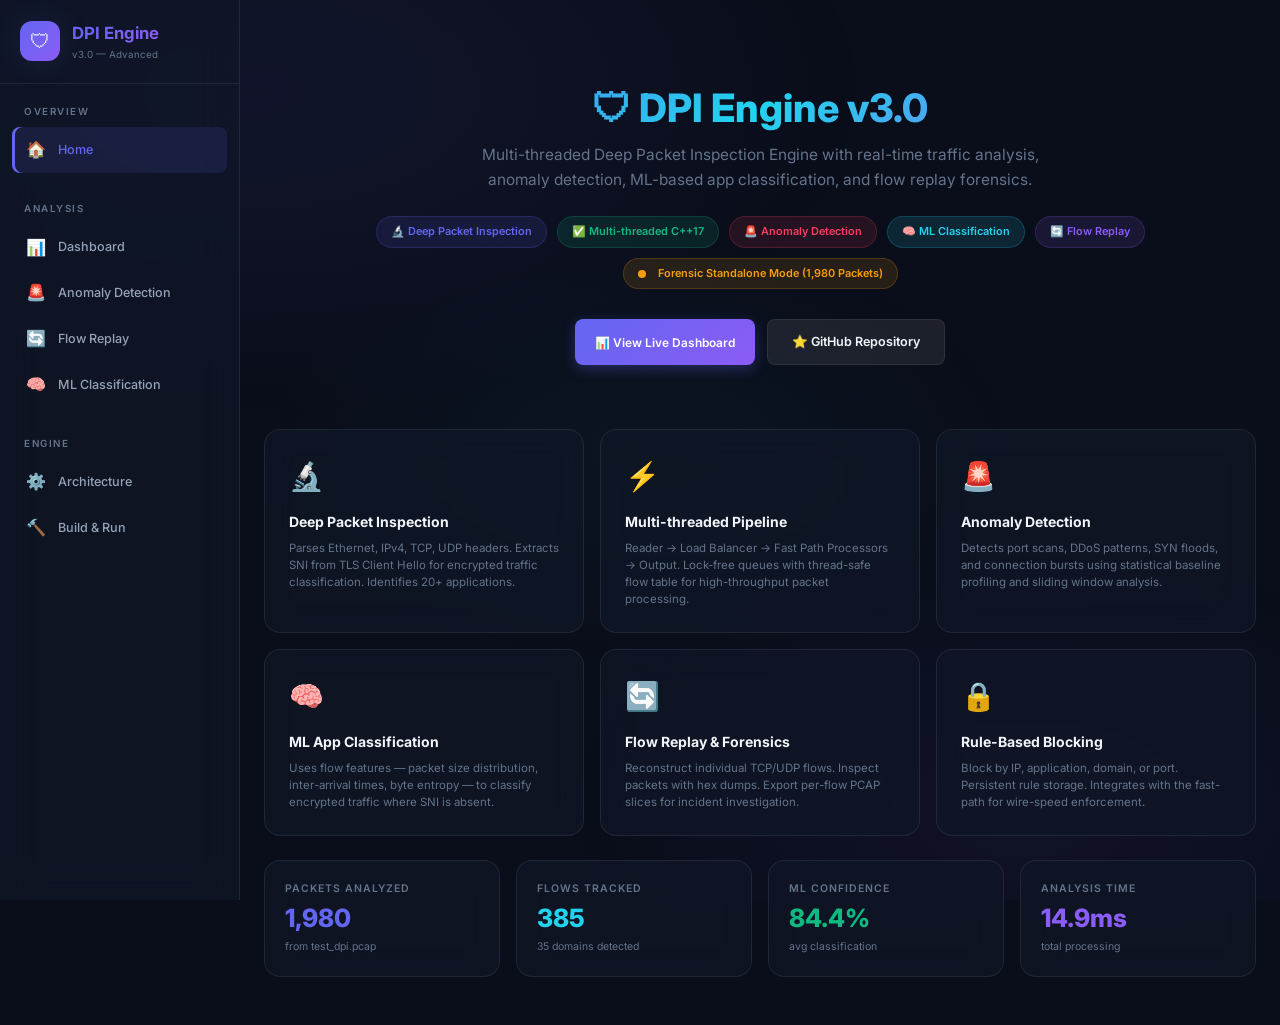
<file: index.html>
<!DOCTYPE html>
<html lang="en">
<head>
<meta charset="UTF-8">
<meta name="viewport" content="width=device-width, initial-scale=1.0">
<title>DPI Engine — Advanced Network Intelligence Dashboard</title>
<meta name="description" content="Multi-threaded Deep Packet Inspection Engine with real-time traffic analysis, anomaly detection, ML-based app classification, and flow replay forensics.">
<link rel="preconnect" href="https://fonts.googleapis.com">
<link rel="preconnect" href="https://fonts.gstatic.com" crossorigin>
<link href="https://fonts.googleapis.com/css2?family=Inter:wght@400;500;600;700;800&family=JetBrains+Mono:wght@400;500;600;700&display=swap" rel="stylesheet">
<style>
/* ═══════════════════════════════════════════════════════════════════════
   DPI Engine Dashboard — Design System
   Premium dark-mode glassmorphism design
   ═══════════════════════════════════════════════════════════════════════ */

/* ── CSS Variables / Design Tokens ──────────────────────────────────── */
:root {
  /* Colors */
  --bg-primary: #0a0e1a;
  --bg-secondary: #111827;
  --bg-card: rgba(17, 24, 39, 0.7);
  --bg-card-hover: rgba(31, 41, 55, 0.8);
  --bg-glass: rgba(255, 255, 255, 0.03);
  --bg-input: rgba(255, 255, 255, 0.06);

  --border-glass: rgba(255, 255, 255, 0.08);
  --border-active: rgba(99, 102, 241, 0.5);

  --text-primary: #f1f5f9;
  --text-secondary: #94a3b8;
  --text-muted: #64748b;

  /* Accent Colors */
  --accent-indigo: #6366f1;
  --accent-cyan: #22d3ee;
  --accent-emerald: #10b981;
  --accent-amber: #f59e0b;
  --accent-rose: #f43f5e;
  --accent-violet: #8b5cf6;
  --accent-blue: #3b82f6;

  /* Gradients */
  --gradient-primary: linear-gradient(135deg, #6366f1, #8b5cf6);
  --gradient-success: linear-gradient(135deg, #10b981, #22d3ee);
  --gradient-danger: linear-gradient(135deg, #f43f5e, #f59e0b);
  --gradient-info: linear-gradient(135deg, #3b82f6, #6366f1);
  --gradient-dark: linear-gradient(180deg, #0a0e1a 0%, #111827 100%);

  /* Shadows */
  --shadow-sm: 0 1px 3px rgba(0, 0, 0, 0.3);
  --shadow-md: 0 4px 14px rgba(0, 0, 0, 0.4);
  --shadow-lg: 0 10px 40px rgba(0, 0, 0, 0.5);
  --shadow-glow: 0 0 30px rgba(99, 102, 241, 0.15);

  /* Spacing */
  --radius-sm: 8px;
  --radius-md: 12px;
  --radius-lg: 16px;
  --radius-xl: 24px;

  /* Transitions */
  --transition-fast: 150ms ease;
  --transition-normal: 250ms ease;
  --transition-slow: 400ms ease;
}

/* ── Reset & Base ──────────────────────────────────────────────────── */
*, *::before, *::after {
  box-sizing: border-box;
  margin: 0;
  padding: 0;
}

html {
  font-size: 14px;
  scroll-behavior: smooth;
}

body {
  font-family: 'Inter', -apple-system, BlinkMacSystemFont, 'Segoe UI', sans-serif;
  background: var(--bg-primary);
  color: var(--text-primary);
  line-height: 1.6;
  min-height: 100vh;
  overflow-x: hidden;
}

/* Background mesh gradient */
body::before {
  content: '';
  position: fixed;
  inset: 0;
  background:
    radial-gradient(ellipse 80% 60% at 20% 10%, rgba(99, 102, 241, 0.08) 0%, transparent 60%),
    radial-gradient(ellipse 60% 50% at 80% 90%, rgba(139, 92, 246, 0.06) 0%, transparent 60%),
    radial-gradient(ellipse 50% 40% at 50% 50%, rgba(34, 211, 238, 0.04) 0%, transparent 60%);
  pointer-events: none;
  z-index: 0;
}

/* ── Layout ────────────────────────────────────────────────────────── */
.app-layout {
  display: flex;
  min-height: 100vh;
  position: relative;
  z-index: 1;
}

/* ── Sidebar ───────────────────────────────────────────────────────── */
.sidebar {
  width: 260px;
  background: var(--bg-card);
  backdrop-filter: blur(20px);
  border-right: 1px solid var(--border-glass);
  display: flex;
  flex-direction: column;
  position: fixed;
  top: 0;
  left: 0;
  bottom: 0;
  z-index: 100;
  transition: transform var(--transition-normal);
}

.sidebar-header {
  padding: 20px;
  border-bottom: 1px solid var(--border-glass);
}

.sidebar-logo {
  display: flex;
  align-items: center;
  gap: 12px;
}

.sidebar-logo .logo-icon {
  width: 40px;
  height: 40px;
  background: var(--gradient-primary);
  border-radius: var(--radius-md);
  display: flex;
  align-items: center;
  justify-content: center;
  font-size: 20px;
  box-shadow: var(--shadow-glow);
}

.sidebar-logo h1 {
  font-size: 1.2rem;
  font-weight: 700;
  background: var(--gradient-primary);
  -webkit-background-clip: text;
  -webkit-text-fill-color: transparent;
  background-clip: text;
}

.sidebar-logo .version {
  font-size: 0.7rem;
  color: var(--text-muted);
  font-weight: 400;
}

.sidebar-nav {
  flex: 1;
  padding: 12px;
  overflow-y: auto;
}

.nav-section {
  margin-bottom: 20px;
}

.nav-section-title {
  font-size: 0.7rem;
  text-transform: uppercase;
  letter-spacing: 1.5px;
  color: var(--text-muted);
  padding: 8px 12px;
  font-weight: 600;
}

.nav-item {
  display: flex;
  align-items: center;
  gap: 10px;
  padding: 10px 12px;
  border-radius: var(--radius-sm);
  color: var(--text-secondary);
  cursor: pointer;
  transition: all var(--transition-fast);
  font-weight: 500;
  font-size: 0.9rem;
  user-select: none;
}

.nav-item:hover {
  background: var(--bg-glass);
  color: var(--text-primary);
}

.nav-item.active {
  background: rgba(99, 102, 241, 0.12);
  color: var(--accent-indigo);
  box-shadow: inset 3px 0 0 var(--accent-indigo);
}

.nav-item .nav-icon {
  font-size: 1.15rem;
  width: 24px;
  text-align: center;
}

.nav-item .nav-badge {
  margin-left: auto;
  background: var(--accent-rose);
  color: white;
  font-size: 0.65rem;
  padding: 2px 7px;
  border-radius: 10px;
  font-weight: 700;
}

/* ── Main Content ──────────────────────────────────────────────────── */
.main-content {
  flex: 1;
  margin-left: 260px;
  padding: 24px;
  min-height: 100vh;
}

.page-header {
  display: flex;
  align-items: center;
  justify-content: space-between;
  margin-bottom: 24px;
  flex-wrap: wrap;
  gap: 12px;
}

.page-title {
  font-size: 1.6rem;
  font-weight: 700;
}

.page-subtitle {
  color: var(--text-muted);
  font-size: 0.85rem;
  margin-top: 4px;
}

/* ── Cards ─────────────────────────────────────────────────────────── */
.card {
  background: var(--bg-card);
  backdrop-filter: blur(16px);
  border: 1px solid var(--border-glass);
  border-radius: var(--radius-lg);
  padding: 20px;
  transition: all var(--transition-normal);
}

.card:hover {
  border-color: rgba(99, 102, 241, 0.2);
  box-shadow: var(--shadow-glow);
}

.card-header {
  display: flex;
  align-items: center;
  justify-content: space-between;
  margin-bottom: 16px;
}

.card-title {
  font-size: 0.85rem;
  font-weight: 600;
  color: var(--text-secondary);
  text-transform: uppercase;
  letter-spacing: 0.5px;
}

.card-value {
  font-size: 2rem;
  font-weight: 800;
  line-height: 1.1;
}

.card-change {
  font-size: 0.75rem;
  margin-top: 6px;
  display: flex;
  align-items: center;
  gap: 4px;
}

.card-change.positive { color: var(--accent-emerald); }
.card-change.negative { color: var(--accent-rose); }

/* ── Stat Cards Grid ───────────────────────────────────────────────── */
.stats-grid {
  display: grid;
  grid-template-columns: repeat(auto-fit, minmax(200px, 1fr));
  gap: 16px;
  margin-bottom: 24px;
}

.stat-card {
  position: relative;
  overflow: hidden;
}

.stat-card .stat-icon {
  position: absolute;
  top: 16px;
  right: 16px;
  font-size: 2rem;
  opacity: 0.15;
}

.stat-card .stat-label {
  font-size: 0.75rem;
  color: var(--text-muted);
  text-transform: uppercase;
  letter-spacing: 1px;
  font-weight: 600;
  margin-bottom: 8px;
}

.stat-card .stat-value {
  font-size: 1.8rem;
  font-weight: 800;
  line-height: 1;
}

.stat-card .stat-sub {
  font-size: 0.75rem;
  color: var(--text-muted);
  margin-top: 8px;
}

.stat-card.accent-indigo .stat-value { color: var(--accent-indigo); }
.stat-card.accent-cyan .stat-value { color: var(--accent-cyan); }
.stat-card.accent-emerald .stat-value { color: var(--accent-emerald); }
.stat-card.accent-rose .stat-value { color: var(--accent-rose); }
.stat-card.accent-amber .stat-value { color: var(--accent-amber); }
.stat-card.accent-violet .stat-value { color: var(--accent-violet); }

/* ── Charts Grid ───────────────────────────────────────────────────── */
.charts-grid {
  display: grid;
  grid-template-columns: 2fr 1fr;
  gap: 16px;
  margin-bottom: 24px;
}

.chart-container {
  position: relative;
  width: 100%;
}

.chart-container canvas {
  width: 100% !important;
  height: 220px !important;
}

/* ── Tables ─────────────────────────────────────────────────────────── */
.data-table {
  width: 100%;
  border-collapse: collapse;
  font-size: 0.82rem;
}

.data-table thead th {
  text-align: left;
  padding: 10px 12px;
  color: var(--text-muted);
  font-weight: 600;
  text-transform: uppercase;
  letter-spacing: 0.5px;
  font-size: 0.7rem;
  border-bottom: 1px solid var(--border-glass);
  position: sticky;
  top: 0;
  background: var(--bg-secondary);
  z-index: 1;
}

.data-table tbody tr {
  border-bottom: 1px solid rgba(255, 255, 255, 0.03);
  transition: background var(--transition-fast);
}

.data-table tbody tr:hover {
  background: var(--bg-glass);
}

.data-table tbody td {
  padding: 10px 12px;
  color: var(--text-secondary);
}

.data-table .mono {
  font-family: 'JetBrains Mono', 'Fira Code', monospace;
  font-size: 0.78rem;
}

/* ── Badges ─────────────────────────────────────────────────────────── */
.badge {
  display: inline-flex;
  align-items: center;
  padding: 3px 10px;
  border-radius: 20px;
  font-size: 0.7rem;
  font-weight: 600;
  letter-spacing: 0.3px;
}

.badge-indigo  { background: rgba(99, 102, 241, 0.15); color: var(--accent-indigo); }
.badge-emerald { background: rgba(16, 185, 129, 0.15); color: var(--accent-emerald); }
.badge-rose    { background: rgba(244, 63, 94, 0.15); color: var(--accent-rose); }
.badge-amber   { background: rgba(245, 158, 11, 0.15); color: var(--accent-amber); }
.badge-cyan    { background: rgba(34, 211, 238, 0.15); color: var(--accent-cyan); }
.badge-violet  { background: rgba(139, 92, 246, 0.15); color: var(--accent-violet); }

/* ── Buttons ───────────────────────────────────────────────────────── */
.btn {
  display: inline-flex;
  align-items: center;
  gap: 8px;
  padding: 10px 20px;
  border-radius: var(--radius-sm);
  font-size: 0.85rem;
  font-weight: 600;
  cursor: pointer;
  border: 1px solid transparent;
  transition: all var(--transition-fast);
  font-family: inherit;
}

.btn-primary {
  background: var(--gradient-primary);
  color: white;
  border: none;
  box-shadow: 0 4px 14px rgba(99, 102, 241, 0.3);
}

.btn-primary:hover {
  box-shadow: 0 6px 20px rgba(99, 102, 241, 0.5);
  transform: translateY(-1px);
}

.btn-secondary {
  background: var(--bg-input);
  color: var(--text-secondary);
  border: 1px solid var(--border-glass);
}

.btn-secondary:hover {
  background: var(--bg-card-hover);
  color: var(--text-primary);
}

.btn-danger {
  background: rgba(244, 63, 94, 0.15);
  color: var(--accent-rose);
  border: 1px solid rgba(244, 63, 94, 0.3);
}

.btn-danger:hover {
  background: rgba(244, 63, 94, 0.25);
}

.btn-sm {
  padding: 6px 12px;
  font-size: 0.75rem;
}

/* ── Inputs ─────────────────────────────────────────────────────────── */
input, select {
  background: var(--bg-input);
  border: 1px solid var(--border-glass);
  border-radius: var(--radius-sm);
  padding: 10px 14px;
  color: var(--text-primary);
  font-family: inherit;
  font-size: 0.85rem;
  transition: border var(--transition-fast);
  outline: none;
}

input:focus, select:focus {
  border-color: var(--accent-indigo);
  box-shadow: 0 0 0 3px rgba(99, 102, 241, 0.15);
}

/* ── Alert Cards ───────────────────────────────────────────────────── */
.alert-card {
  padding: 14px 16px;
  border-radius: var(--radius-md);
  margin-bottom: 10px;
  display: flex;
  align-items: flex-start;
  gap: 12px;
  transition: all var(--transition-fast);
}

.alert-card:hover { transform: translateX(4px); }

.alert-card.critical {
  background: rgba(244, 63, 94, 0.08);
  border-left: 3px solid var(--accent-rose);
}

.alert-card.warning {
  background: rgba(245, 158, 11, 0.08);
  border-left: 3px solid var(--accent-amber);
}

.alert-card.info {
  background: rgba(59, 130, 246, 0.08);
  border-left: 3px solid var(--accent-blue);
}

.alert-icon {
  font-size: 1.3rem;
  flex-shrink: 0;
  margin-top: 2px;
}

.alert-title {
  font-weight: 600;
  font-size: 0.85rem;
  margin-bottom: 2px;
}

.alert-desc {
  font-size: 0.78rem;
  color: var(--text-muted);
}

/* ── Upload Area ───────────────────────────────────────────────────── */
.upload-area {
  border: 2px dashed var(--border-glass);
  border-radius: var(--radius-lg);
  padding: 40px;
  text-align: center;
  transition: all var(--transition-normal);
  cursor: pointer;
}

.upload-area:hover, .upload-area.dragover {
  border-color: var(--accent-indigo);
  background: rgba(99, 102, 241, 0.05);
}

.upload-area .upload-icon {
  font-size: 3rem;
  margin-bottom: 12px;
  opacity: 0.5;
}

.upload-area .upload-text {
  color: var(--text-secondary);
  font-size: 0.9rem;
}

.upload-area .upload-hint {
  color: var(--text-muted);
  font-size: 0.75rem;
  margin-top: 6px;
}

/* ── Progress Bar ──────────────────────────────────────────────────── */
.progress-bar {
  width: 100%;
  height: 6px;
  background: var(--bg-input);
  border-radius: 3px;
  overflow: hidden;
}

.progress-bar .progress-fill {
  height: 100%;
  background: var(--gradient-primary);
  border-radius: 3px;
  transition: width var(--transition-fast);
}

/* ── Hex Viewer ────────────────────────────────────────────────────── */
.hex-viewer {
  background: rgba(0, 0, 0, 0.3);
  border-radius: var(--radius-sm);
  padding: 12px;
  font-family: 'JetBrains Mono', 'Fira Code', monospace;
  font-size: 0.72rem;
  line-height: 1.8;
  white-space: pre;
  overflow-x: auto;
  color: var(--accent-cyan);
  max-height: 300px;
  overflow-y: auto;
}

/* ── Modal ──────────────────────────────────────────────────────────── */
.modal-overlay {
  position: fixed;
  inset: 0;
  background: rgba(0, 0, 0, 0.7);
  backdrop-filter: blur(8px);
  display: flex;
  align-items: center;
  justify-content: center;
  z-index: 1000;
  opacity: 0;
  visibility: hidden;
  transition: all var(--transition-normal);
}

.modal-overlay.active {
  opacity: 1;
  visibility: visible;
}

.modal {
  background: var(--bg-secondary);
  border: 1px solid var(--border-glass);
  border-radius: var(--radius-xl);
  padding: 24px;
  max-width: 800px;
  width: 90%;
  max-height: 85vh;
  overflow-y: auto;
  transform: scale(0.95);
  transition: transform var(--transition-normal);
}

.modal-overlay.active .modal {
  transform: scale(1);
}

.modal-header {
  display: flex;
  align-items: center;
  justify-content: space-between;
  margin-bottom: 20px;
}

.modal-close {
  width: 32px;
  height: 32px;
  display: flex;
  align-items: center;
  justify-content: center;
  border-radius: 50%;
  background: var(--bg-input);
  border: none;
  color: var(--text-secondary);
  cursor: pointer;
  font-size: 1.1rem;
  transition: all var(--transition-fast);
}

.modal-close:hover {
  background: var(--accent-rose);
  color: white;
}

/* ── Tab System ────────────────────────────────────────────────────── */
.tabs {
  display: flex;
  gap: 2px;
  background: var(--bg-input);
  padding: 3px;
  border-radius: var(--radius-sm);
  margin-bottom: 16px;
}

.tab-btn {
  flex: 1;
  padding: 8px 16px;
  border: none;
  background: transparent;
  color: var(--text-muted);
  font-size: 0.8rem;
  font-weight: 600;
  cursor: pointer;
  border-radius: 6px;
  transition: all var(--transition-fast);
  font-family: inherit;
}

.tab-btn.active {
  background: var(--accent-indigo);
  color: white;
}

.tab-btn:hover:not(.active) {
  color: var(--text-primary);
}

.tab-content {
  display: none;
}

.tab-content.active {
  display: block;
  animation: fadeIn 0.3s ease;
}

/* ── Live Feed ─────────────────────────────────────────────────────── */
.live-indicator {
  display: inline-flex;
  align-items: center;
  gap: 6px;
  color: var(--accent-emerald);
  font-size: 0.75rem;
  font-weight: 700;
  text-transform: uppercase;
  letter-spacing: 1px;
}

.live-dot {
  width: 8px;
  height: 8px;
  background: var(--accent-emerald);
  border-radius: 50%;
  animation: pulse 1.5s infinite;
}

.packet-feed {
  max-height: 400px;
  overflow-y: auto;
  padding-right: 8px;
}

.packet-entry {
  display: flex;
  align-items: center;
  gap: 10px;
  padding: 6px 10px;
  border-radius: 6px;
  font-family: 'JetBrains Mono', 'Fira Code', monospace;
  font-size: 0.72rem;
  color: var(--text-secondary);
  animation: slideIn 0.3s ease;
}

.packet-entry:nth-child(even) {
  background: var(--bg-glass);
}

.packet-proto {
  padding: 2px 8px;
  border-radius: 4px;
  font-weight: 700;
  font-size: 0.65rem;
}

.packet-proto.tcp { background: rgba(99, 102, 241, 0.2); color: var(--accent-indigo); }
.packet-proto.udp { background: rgba(34, 211, 238, 0.2); color: var(--accent-cyan); }

/* ── Scrollbar ─────────────────────────────────────────────────────── */
::-webkit-scrollbar { width: 6px; height: 6px; }
::-webkit-scrollbar-track { background: transparent; }
::-webkit-scrollbar-thumb { background: rgba(255, 255, 255, 0.1); border-radius: 3px; }
::-webkit-scrollbar-thumb:hover { background: rgba(255, 255, 255, 0.2); }

/* ── Animations ────────────────────────────────────────────────────── */
@keyframes fadeIn {
  from { opacity: 0; transform: translateY(8px); }
  to { opacity: 1; transform: translateY(0); }
}

@keyframes slideIn {
  from { opacity: 0; transform: translateX(-10px); }
  to { opacity: 1; transform: translateX(0); }
}

@keyframes pulse {
  0%, 100% { opacity: 1; transform: scale(1); }
  50% { opacity: 0.5; transform: scale(0.85); }
}

@keyframes spin {
  to { transform: rotate(360deg); }
}

.loading-spinner {
  width: 20px;
  height: 20px;
  border: 2px solid var(--border-glass);
  border-top-color: var(--accent-indigo);
  border-radius: 50%;
  animation: spin 0.6s linear infinite;
}

/* ── Pages (hidden by default, shown via nav) ──────────────────────── */
.page { display: none; animation: fadeIn 0.4s ease; }
.page.active { display: block; }

/* ── Confidence Meter ──────────────────────────────────────────────── */
.confidence-meter {
  display: flex;
  align-items: center;
  gap: 8px;
}

.confidence-bar {
  flex: 1;
  height: 6px;
  background: var(--bg-input);
  border-radius: 3px;
  overflow: hidden;
  max-width: 80px;
}

.confidence-fill {
  height: 100%;
  border-radius: 3px;
  transition: width var(--transition-normal);
}

.confidence-fill.high { background: var(--accent-emerald); }
.confidence-fill.medium { background: var(--accent-amber); }
.confidence-fill.low { background: var(--accent-rose); }

/* ── Rule Pills ────────────────────────────────────────────────────── */
.rule-pill {
  display: inline-flex;
  align-items: center;
  gap: 6px;
  padding: 6px 12px;
  background: var(--bg-input);
  border: 1px solid var(--border-glass);
  border-radius: 20px;
  font-size: 0.78rem;
  margin: 3px;
}

.rule-pill .remove-rule {
  cursor: pointer;
  color: var(--accent-rose);
  font-weight: 700;
  font-size: 0.9rem;
  transition: transform var(--transition-fast);
}

.rule-pill .remove-rule:hover {
  transform: scale(1.3);
}

/* ── Donut Chart Legend ────────────────────────────────────────────── */
.chart-legend {
  display: flex;
  flex-direction: column;
  gap: 6px;
  margin-top: 12px;
}

.legend-item {
  display: flex;
  align-items: center;
  gap: 8px;
  font-size: 0.78rem;
}

.legend-dot {
  width: 10px;
  height: 10px;
  border-radius: 50%;
  flex-shrink: 0;
}

.legend-label { color: var(--text-secondary); flex: 1; }
.legend-value { color: var(--text-primary); font-weight: 600; }

/* ── Responsive ────────────────────────────────────────────────────── */
@media (max-width: 1024px) {
  .charts-grid { grid-template-columns: 1fr; }
  .stats-grid { grid-template-columns: repeat(2, 1fr); }
}

@media (max-width: 768px) {
  .sidebar { transform: translateX(-100%); }
  .sidebar.open { transform: translateX(0); }
  .main-content { margin-left: 0; }
  .stats-grid { grid-template-columns: 1fr; }
}

/* ── Utility ───────────────────────────────────────────────────────── */
.flex { display: flex; }
.flex-col { display: flex; flex-direction: column; }
.items-center { align-items: center; }
.justify-between { justify-content: space-between; }
.gap-8 { gap: 8px; }
.gap-12 { gap: 12px; }
.gap-16 { gap: 16px; }
.gap-24 { gap: 24px; }
.mt-8 { margin-top: 8px; }
.mt-16 { margin-top: 16px; }
.mt-24 { margin-top: 24px; }
.mb-16 { margin-bottom: 16px; }
.mb-24 { margin-bottom: 24px; }
.text-center { text-align: center; }
.text-muted { color: var(--text-muted); }
.text-sm { font-size: 0.78rem; }
.w-full { width: 100%; }
.overflow-auto { overflow: auto; }
.hidden { display: none !important; }

.hero-banner { text-align:center; padding:60px 24px 40px; }
.hero-banner h1 { font-size:2.8rem; font-weight:800; background:linear-gradient(135deg,#6366f1,#22d3ee,#8b5cf6); -webkit-background-clip:text; -webkit-text-fill-color:transparent; background-clip:text; margin-bottom:12px; line-height:1.2; }
.hero-banner .tagline { color:var(--text-muted); font-size:1.1rem; max-width:600px; margin:0 auto 24px; }
.hero-badges { display:flex; gap:10px; justify-content:center; flex-wrap:wrap; margin-bottom:30px; }
.hero-badge { display:inline-flex; align-items:center; gap:6px; padding:6px 14px; border-radius:20px; font-size:0.78rem; font-weight:600; background:rgba(99,102,241,0.12); color:var(--accent-indigo); border:1px solid rgba(99,102,241,0.2); }
.hero-badge.green { background:rgba(16,185,129,0.12); color:var(--accent-emerald); border-color:rgba(16,185,129,0.2); }
.hero-badge.rose { background:rgba(244,63,94,0.12); color:var(--accent-rose); border-color:rgba(244,63,94,0.2); }
.hero-badge.cyan { background:rgba(34,211,238,0.12); color:var(--accent-cyan); border-color:rgba(34,211,238,0.2); }
.hero-badge.violet { background:rgba(139,92,246,0.12); color:var(--accent-violet); border-color:rgba(139,92,246,0.2); }
.hero-badge.amber { background:rgba(245,158,11,0.12); color:var(--accent-amber); border-color:rgba(245,158,11,0.2); }
.sidebar { width:240px; }
.main-content { margin-left:240px; }
@media(max-width:768px){ .hero-banner h1{font-size:1.8rem;} .sidebar{width:220px;} .main-content{margin-left:0;} }
.features-grid { display:grid; grid-template-columns:repeat(auto-fit,minmax(280px,1fr)); gap:16px; margin:24px 0; }
.feature-card { padding:24px; position:relative; overflow:hidden; }
.feature-card .feature-icon { font-size:2rem; margin-bottom:12px; }
.feature-card h3 { font-size:1rem; font-weight:700; margin-bottom:6px; }
.feature-card p { font-size:0.82rem; color:var(--text-muted); line-height:1.5; }
.arch-flow { display:flex; align-items:center; gap:8px; flex-wrap:wrap; padding:20px; justify-content:center; }
.arch-node { padding:10px 18px; border-radius:var(--radius-sm); font-size:0.82rem; font-weight:600; text-align:center; }
.arch-node.input { background:rgba(59,130,246,0.15); color:var(--accent-blue); border:1px solid rgba(59,130,246,0.3); }
.arch-node.process { background:rgba(99,102,241,0.15); color:var(--accent-indigo); border:1px solid rgba(99,102,241,0.3); }
.arch-node.output { background:rgba(16,185,129,0.15); color:var(--accent-emerald); border:1px solid rgba(16,185,129,0.3); }
.arch-arrow { color:var(--text-muted); font-size:1.2rem; }
.github-btn { background:rgba(255,255,255,0.08); color:var(--text-primary); border:1px solid var(--border-glass); padding:12px 24px; border-radius:var(--radius-sm); font-size:0.9rem; font-weight:600; text-decoration:none; display:inline-flex; align-items:center; gap:8px; transition:all var(--transition-fast); }
.github-btn:hover { background:rgba(255,255,255,0.12); transform:translateY(-2px); box-shadow:var(--shadow-md); }
.confidence-meter { display:flex; align-items:center; gap:8px; }
.confidence-bar { flex:1; height:6px; background:var(--bg-input); border-radius:3px; overflow:hidden; max-width:80px; }
.confidence-fill { height:100%; border-radius:3px; transition:width var(--transition-normal); }
.confidence-fill.high { background:var(--accent-emerald); }
.confidence-fill.medium { background:var(--accent-amber); }
.confidence-fill.low { background:var(--accent-rose); }
</style>
</head>
<body>
<div class="app-layout">
<aside class="sidebar" id="sidebar">
  <div class="sidebar-header">
    <div class="sidebar-logo">
      <div class="logo-icon">🛡</div>
      <div><h1>DPI Engine</h1><div class="version">v3.0 — Advanced</div></div>
    </div>
  </div>
  <nav class="sidebar-nav">
    <div class="nav-section">
      <div class="nav-section-title">Overview</div>
      <div class="nav-item active" data-page="home" id="nav-home"><span class="nav-icon">🏠</span> Home</div>
    </div>
    <div class="nav-section">
      <div class="nav-section-title">Analysis</div>
      <div class="nav-item" data-page="dashboard" id="nav-dashboard"><span class="nav-icon">📊</span> Dashboard</div>
      <div class="nav-item" data-page="anomalies" id="nav-anomalies"><span class="nav-icon">🚨</span> Anomaly Detection</div>
      <div class="nav-item" data-page="flows" id="nav-flows"><span class="nav-icon">🔄</span> Flow Replay</div>
      <div class="nav-item" data-page="ml" id="nav-ml"><span class="nav-icon">🧠</span> ML Classification</div>
    </div>
    <div class="nav-section">
      <div class="nav-section-title">Engine</div>
      <div class="nav-item" data-page="architecture" id="nav-architecture"><span class="nav-icon">⚙️</span> Architecture</div>
      <div class="nav-item" data-page="build" id="nav-build"><span class="nav-icon">🔨</span> Build & Run</div>
    </div>
  </nav>
</aside>
<main class="main-content">

<!-- Home Page -->
<div class="page active" id="page-home">
  <div class="hero-banner">
    <h1>🛡 DPI Engine v3.0</h1>
    <p class="tagline">Multi-threaded Deep Packet Inspection Engine with real-time traffic analysis, anomaly detection, ML-based app classification, and flow replay forensics.</p>
    <div class="hero-badges">
      <span class="hero-badge">🔬 Deep Packet Inspection</span>
      <span class="hero-badge green">✅ Multi-threaded C++17</span>
      <span class="hero-badge rose">🚨 Anomaly Detection</span>
      <span class="hero-badge cyan">🧠 ML Classification</span>
      <span class="hero-badge violet">🔄 Flow Replay</span>
      <span class="hero-badge amber" id="backend-status-badge"><span class="live-dot" style="background:#f59e0b;margin-right:6px;"></span><span id="backend-status-text">Forensic Standalone Mode (1,980 Packets)</span></span>
    </div>
    <div style="display:flex;gap:12px;justify-content:center;margin-top:20px;">
      <button class="btn btn-primary" onclick="document.querySelector('[data-page=dashboard]').click()">📊 View Live Dashboard</button>
      <a href="https://github.com/ayush001844/DPI-_ENGINE" class="github-btn" target="_blank">⭐ GitHub Repository</a>
    </div>
  </div>
  <div class="features-grid">
    <div class="card feature-card"><div class="feature-icon">🔬</div><h3>Deep Packet Inspection</h3><p>Parses Ethernet, IPv4, TCP, UDP headers. Extracts SNI from TLS Client Hello for encrypted traffic classification. Identifies 20+ applications.</p></div>
    <div class="card feature-card"><div class="feature-icon">⚡</div><h3>Multi-threaded Pipeline</h3><p>Reader → Load Balancer → Fast Path Processors → Output. Lock-free queues with thread-safe flow table for high-throughput packet processing.</p></div>
    <div class="card feature-card"><div class="feature-icon">🚨</div><h3>Anomaly Detection</h3><p>Detects port scans, DDoS patterns, SYN floods, and connection bursts using statistical baseline profiling and sliding window analysis.</p></div>
    <div class="card feature-card"><div class="feature-icon">🧠</div><h3>ML App Classification</h3><p>Uses flow features — packet size distribution, inter-arrival times, byte entropy — to classify encrypted traffic where SNI is absent.</p></div>
    <div class="card feature-card"><div class="feature-icon">🔄</div><h3>Flow Replay & Forensics</h3><p>Reconstruct individual TCP/UDP flows. Inspect packets with hex dumps. Export per-flow PCAP slices for incident investigation.</p></div>
    <div class="card feature-card"><div class="feature-icon">🔒</div><h3>Rule-Based Blocking</h3><p>Block by IP, application, domain, or port. Persistent rule storage. Integrates with the fast-path for wire-speed enforcement.</p></div>
  </div>
  <div class="stats-grid" style="grid-template-columns:repeat(4,1fr);">
    <div class="card stat-card accent-indigo"><div class="stat-label">Packets Analyzed</div><div class="stat-value" id="home-packets">1,980</div><div class="stat-sub" id="home-source">from test_dpi.pcap</div></div>
    <div class="card stat-card accent-cyan"><div class="stat-label">Flows Tracked</div><div class="stat-value" id="home-flows">385</div><div class="stat-sub" id="home-snis">35 domains detected</div></div>
    <div class="card stat-card accent-emerald"><div class="stat-label">ML Confidence</div><div class="stat-value" id="home-confidence">84.4%</div><div class="stat-sub">avg classification</div></div>
    <div class="card stat-card accent-violet"><div class="stat-label">Analysis Time</div><div class="stat-value" id="home-time">14.9ms</div><div class="stat-sub">total processing</div></div>
  </div>
</div>

<!-- Dashboard Page -->
<div class="page" id="page-dashboard">
  <div class="page-header">
    <div>
      <h2 class="page-title">Network Intelligence Dashboard</h2>
      <p class="page-subtitle" id="analysis-filename">Analyzing: test_dpi.pcap — 1,980 packets, 511.1 KB</p>
    </div>
    <div style="display:flex;gap:10px;align-items:center;">
      <button class="btn btn-primary" id="btn-sync" onclick="syncWithBackend()">⚡ Live Engine Sync</button>
    </div>
  </div>
  <div class="stats-grid" id="stats-grid">
    <div class="card stat-card accent-indigo"><div class="stat-icon">📦</div><div class="stat-label">Total Packets</div><div class="stat-value" id="stat-packets">1,980</div><div class="stat-sub" id="stat-bytes">511.1 KB</div></div>
    <div class="card stat-card accent-cyan"><div class="stat-icon">🌐</div><div class="stat-label">Active Flows</div><div class="stat-value" id="stat-flows">385</div><div class="stat-sub" id="stat-snis">35 domains detected</div></div>
    <div class="card stat-card accent-emerald"><div class="stat-icon">✅</div><div class="stat-label">Forwarded</div><div class="stat-value" id="stat-forwarded">385</div><div class="stat-sub">flows passed</div></div>
    <div class="card stat-card accent-rose"><div class="stat-icon">🚫</div><div class="stat-label">Blocked</div><div class="stat-value" id="stat-blocked">0</div><div class="stat-sub" id="stat-dropped">0 packets dropped</div></div>
    <div class="card stat-card accent-amber"><div class="stat-icon">🚨</div><div class="stat-label">Anomalies</div><div class="stat-value" id="stat-anomalies">15</div><div class="stat-sub">detected threats</div></div>
    <div class="card stat-card accent-violet"><div class="stat-icon">⚡</div><div class="stat-label">Analysis Time</div><div class="stat-value" id="stat-time">14.9</div><div class="stat-sub">milliseconds</div></div>
  </div>
  <div class="charts-grid">
    <div class="card"><div class="card-header"><span class="card-title">📈 Traffic Timeline</span></div><div class="chart-container"><canvas id="chart-timeline"></canvas></div></div>
    <div class="card"><div class="card-header"><span class="card-title">🍩 App Distribution</span></div><div class="chart-container"><canvas id="chart-apps"></canvas></div><div class="chart-legend" id="app-legend"></div></div>
  </div>
  <div class="charts-grid">
    <div class="card"><div class="card-header"><span class="card-title">🌐 Detected Domains (SNI)</span></div><div style="max-height:300px;overflow-y:auto;"><table class="data-table"><thead><tr><th>Domain</th><th>Application</th></tr></thead><tbody id="sni-tbody"></tbody></table></div></div>
    <div class="card"><div class="card-header"><span class="card-title">🏆 Top Talkers</span></div><div style="max-height:300px;overflow-y:auto;"><table class="data-table"><thead><tr><th>IP Address</th><th>Bytes</th></tr></thead><tbody id="talkers-tbody"></tbody></table></div></div>
  </div>
</div>

<!-- Anomalies Page -->
<div class="page" id="page-anomalies">
  <div class="page-header"><div><h2 class="page-title">🚨 Anomaly Detection</h2><p class="page-subtitle">Port scans, DDoS patterns, connection bursts, and flow rate anomalies</p></div></div>
  <div class="stats-grid" style="grid-template-columns:repeat(4,1fr);">
    <div class="card stat-card accent-rose"><div class="stat-label">Critical</div><div class="stat-value" id="anomaly-critical">0</div></div>
    <div class="card stat-card accent-amber"><div class="stat-label">Warning</div><div class="stat-value" id="anomaly-warning">0</div></div>
    <div class="card stat-card accent-cyan"><div class="stat-label">Info</div><div class="stat-value" id="anomaly-info">0</div></div>
    <div class="card stat-card accent-indigo"><div class="stat-label">Total</div><div class="stat-value" id="anomaly-total">0</div></div>
  </div>
  <div class="card mt-16"><div class="card-header"><span class="card-title">Alert Feed</span></div><div id="anomaly-feed" style="max-height:600px;overflow-y:auto;"><div class="text-center text-muted" style="padding:40px;">✅ No anomalies detected — Network traffic appears normal</div></div></div>
</div>

<!-- Flows Page -->
<div class="page" id="page-flows">
  <div class="page-header"><div><h2 class="page-title">🔄 Flow Replay & Forensics</h2><p class="page-subtitle">Reconstruct and investigate individual TCP/UDP flows</p></div></div>
  <div class="card">
    <div class="card-header"><span class="card-title">Flow List</span><input type="text" placeholder="🔍 Search flows..." id="flow-search" style="width:250px;" oninput="filterFlows(this.value)"></div>
    <div style="max-height:600px;overflow-y:auto;"><table class="data-table"><thead><tr><th>Source</th><th>Destination</th><th>Protocol</th><th>Packets</th><th>Bytes</th><th>Duration</th></tr></thead><tbody id="flow-tbody"></tbody></table></div>
  </div>
</div>

<!-- ML Page -->
<div class="page" id="page-ml">
  <div class="page-header"><div><h2 class="page-title">🧠 ML-Based App Classification</h2><p class="page-subtitle">Statistical flow analysis for encrypted traffic identification</p></div></div>
  <div class="stats-grid" style="grid-template-columns:repeat(3,1fr);">
    <div class="card stat-card accent-violet"><div class="stat-label">Total Classified</div><div class="stat-value" id="ml-total">0</div></div>
    <div class="card stat-card accent-emerald"><div class="stat-label">Avg Confidence</div><div class="stat-value" id="ml-confidence">0%</div></div>
    <div class="card stat-card accent-cyan"><div class="stat-label">ML-Classified</div><div class="stat-value" id="ml-heuristic">0</div></div>
  </div>
  <div class="charts-grid mt-16">
    <div class="card"><div class="card-header"><span class="card-title">Classification Results</span></div><div style="max-height:500px;overflow-y:auto;"><table class="data-table"><thead><tr><th>Flow</th><th>Classification</th><th>Method</th><th>Confidence</th></tr></thead><tbody id="ml-tbody"></tbody></table></div></div>
    <div class="card"><div class="card-header"><span class="card-title">Category Distribution</span></div><div class="chart-container"><canvas id="chart-ml"></canvas></div><div class="chart-legend" id="ml-legend"></div></div>
  </div>
</div>

<!-- Architecture Page -->
<div class="page" id="page-architecture">
  <div class="page-header"><div><h2 class="page-title">⚙️ Engine Architecture</h2><p class="page-subtitle">Multi-threaded pipeline design for high-throughput packet processing</p></div></div>
  <div class="card" style="margin-bottom:16px;"><h3 style="margin-bottom:12px;">Processing Pipeline</h3>
    <div class="arch-flow">
      <div class="arch-node input">📄 PCAP Reader</div><span class="arch-arrow">→</span>
      <div class="arch-node process">⚖️ Load Balancer</div><span class="arch-arrow">→</span>
      <div class="arch-node process">🔬 Fast Path×N</div><span class="arch-arrow">→</span>
      <div class="arch-node output">📊 Output/Stats</div>
    </div>
  </div>
  <div class="features-grid" style="grid-template-columns:repeat(2,1fr);">
    <div class="card"><h3 style="margin-bottom:12px;">📄 Core Engine (C++17)</h3><table class="data-table"><thead><tr><th>File</th><th>Purpose</th></tr></thead><tbody>
      <tr><td class="mono">dpi_mt.cpp</td><td>Main entry, thread orchestration</td></tr>
      <tr><td class="mono">fast_path.cpp</td><td>Packet processing, rule checking</td></tr>
      <tr><td class="mono">packet_parser.cpp</td><td>Ethernet/IPv4/TCP/UDP parsing</td></tr>
      <tr><td class="mono">sni_extractor.cpp</td><td>TLS Client Hello SNI extraction</td></tr>
      <tr><td class="mono">pcap_reader.cpp</td><td>Binary PCAP file I/O</td></tr>
      <tr><td class="mono">rule_manager.cpp</td><td>IP/App/Domain/Port blocking</td></tr>
      <tr><td class="mono">types.cpp</td><td>Data structures, app classification</td></tr>
    </tbody></table></div>
    <div class="card"><h3 style="margin-bottom:12px;">🌐 Dashboard (Python/JS)</h3><table class="data-table"><thead><tr><th>File</th><th>Purpose</th></tr></thead><tbody>
      <tr><td class="mono">server.py</td><td>Flask REST API + SSE</td></tr>
      <tr><td class="mono">pcap_analyzer.py</td><td>Python PCAP analysis</td></tr>
      <tr><td class="mono">anomaly_detector.py</td><td>Anomaly detection engine</td></tr>
      <tr><td class="mono">flow_replayer.py</td><td>Flow reconstruction</td></tr>
      <tr><td class="mono">ml_classifier.py</td><td>ML/heuristic classifier</td></tr>
      <tr><td class="mono">app.js</td><td>Dashboard UI & Canvas charts</td></tr>
    </tbody></table></div>
  </div>
</div>

<!-- Build Page -->
<div class="page" id="page-build">
  <div class="page-header"><div><h2 class="page-title">🔨 Build & Run</h2><p class="page-subtitle">How to compile the C++ engine and run the web dashboard</p></div></div>
  <div class="card" style="margin-bottom:16px;"><h3 style="margin-bottom:12px;">1. Compile the DPI Engine</h3><div class="hex-viewer" style="color:var(--accent-emerald);">$ g++ -std=c++17 -pthread -O2 -o dpi_engine \
    src/dpi_mt.cpp src/packet_parser.cpp src/pcap_reader.cpp \
    src/sni_extractor.cpp src/fast_path.cpp src/rule_manager.cpp \
    src/types.cpp -Iinclude</div></div>
  <div class="card" style="margin-bottom:16px;"><h3 style="margin-bottom:12px;">2. Run the Engine</h3><div class="hex-viewer" style="color:var(--accent-emerald);">$ ./dpi_engine test_dpi.pcap</div></div>
  <div class="card" style="margin-bottom:16px;"><h3 style="margin-bottom:12px;">3. Start the Dashboard</h3><div class="hex-viewer" style="color:var(--accent-emerald);">$ cd dashboard
$ pip install flask flask-cors
$ python3 server.py
# Open http://localhost:8080</div></div>
  <div class="card"><h3 style="margin-bottom:12px;">4. Generate Test Data</h3><div class="hex-viewer" style="color:var(--accent-emerald);">$ python3 generate_test_pcap.py
</div>

<!-- Flow Forensics Detail Modal -->
<div class="modal-overlay" id="flow-modal">
  <div class="modal" style="max-width:760px;max-height:85vh;overflow-y:auto;">
    <div class="modal-header">
      <div style="display:flex;align-items:center;gap:10px;">
        <span style="font-size:1.4rem;">🔬</span>
        <div>
          <h3 style="font-size:1.1rem;font-weight:700;" id="flow-modal-title">Flow Forensics Detail</h3>
          <p class="text-muted text-sm" id="flow-modal-subtitle">Bidirectional reconstruction & packet inspection</p>
        </div>
      </div>
      <button class="modal-close" onclick="closeFlowModal()">✕</button>
    </div>
    <div id="flow-modal-body"></div>
  </div>
</div>

</main>
</div>
<script>
// Authentic forensic analysis dataset for offline & standalone Vercel hosting
const EMBEDDED_DATA = {"filename":"test_dpi.pcap","stats":{"summary":{"total_packets":1980,"total_bytes":511149,"tcp_packets":1786,"udp_packets":194,"total_flows":385,"forwarded_flows":385,"blocked_flows":0,"dropped_packets":0,"analysis_time_ms":14.9},"app_distribution":[{"app":"HTTPS","packets":713,"percent":36.0},{"app":"DNS","packets":166,"percent":8.4},{"app":"Unknown","packets":133,"percent":6.7},{"app":"Amazon","packets":98,"percent":4.9},{"app":"Microsoft","packets":90,"percent":4.5},{"app":"Google","packets":85,"percent":4.3},{"app":"TikTok","packets":70,"percent":3.5},{"app":"HTTP","packets":70,"percent":3.5},{"app":"Twitter/X","packets":67,"percent":3.4},{"app":"Facebook","packets":59,"percent":3.0},{"app":"YouTube","packets":54,"percent":2.7},{"app":"Instagram","packets":52,"percent":2.6},{"app":"Netflix","packets":48,"percent":2.4},{"app":"Zoom","packets":45,"percent":2.3},{"app":"Cloudflare","packets":43,"percent":2.2},{"app":"Discord","packets":40,"percent":2.0},{"app":"Spotify","packets":39,"percent":2.0},{"app":"Telegram","packets":38,"percent":1.9},{"app":"GitHub","packets":35,"percent":1.8},{"app":"Apple","packets":35,"percent":1.8}],"detected_snis":[{"sni":"www.google.com","app":"Google"},{"sni":"www.bing.com","app":"HTTPS"},{"sni":"en.wikipedia.org","app":"HTTPS"},{"sni":"www.youtube.com","app":"YouTube"},{"sni":"www.facebook.com","app":"Facebook"},{"sni":"www.instagram.com","app":"Instagram"},{"sni":"twitter.com","app":"Twitter/X"},{"sni":"www.tiktok.com","app":"TikTok"},{"sni":"www.reddit.com","app":"HTTPS"},{"sni":"www.linkedin.com","app":"HTTPS"},{"sni":"github.com","app":"GitHub"},{"sni":"gitlab.com","app":"HTTPS"},{"sni":"stackoverflow.com","app":"HTTPS"},{"sni":"pypi.org","app":"HTTPS"},{"sni":"hub.docker.com","app":"HTTPS"},{"sni":"www.cloudflare.com","app":"Cloudflare"},{"sni":"www.amazon.com","app":"Amazon"},{"sni":"aws.amazon.com","app":"Amazon"},{"sni":"www.microsoft.com","app":"Microsoft"},{"sni":"azure.microsoft.com","app":"Microsoft"},{"sni":"www.netflix.com","app":"Netflix"},{"sni":"open.spotify.com","app":"Spotify"},{"sni":"www.twitch.tv","app":"HTTPS"},{"sni":"discord.com","app":"Discord"},{"sni":"zoom.us","app":"Zoom"},{"sni":"web.telegram.org","app":"Telegram"},{"sni":"slack.com","app":"HTTPS"},{"sni":"www.apple.com","app":"Apple"},{"sni":"openai.com","app":"HTTPS"},{"sni":"example.com","app":"HTTPS"},{"sni":"httpbin.org","app":"HTTPS"},{"sni":"detectportal.firefox.com","app":"HTTPS"},{"sni":"connectivitycheck.gstatic.com","app":"Google"},{"sni":"news.ycombinator.com","app":"HTTPS"},{"sni":"vulnerable-internal.local","app":"HTTPS"}],"timeline":{"packets_per_sec":[147,152,133,119,143,144,135,145,146,135,141,134,182,124],"bytes_per_sec":[46504,51818,43399,36599,50548,47597,43526,47589,44231,23044,15632,9436,18957,32269]},"top_talkers":[{"ip":"192.168.1.100","bytes":179387},{"ip":"99.86.0.100","bytes":17306},{"ip":"104.18.23.19","bytes":15002},{"ip":"142.250.185.206","bytes":14667},{"ip":"104.244.42.65","bytes":14366},{"ip":"208.80.154.224","bytes":12625},{"ip":"204.79.197.200","bytes":12591},{"ip":"23.52.167.61","bytes":12280},{"ip":"142.250.185.110","bytes":12156},{"ip":"157.240.1.35","bytes":11642}],"flows":[{"flow_key":{"src_ip":"192.168.1.100","dst_ip":"99.86.0.100","src_port":64520,"dst_port":443,"protocol":"TCP"},"app_type":"TikTok","sni":"www.tiktok.com","packets":24,"bytes":10047,"first_seen":1700000000.865643,"last_seen":1700000001.028635,"duration":0.163,"blocked":false,"avg_packet_size":418.6,"avg_iat_ms":7.087,"jitter_ms":4.842},{"flow_key":{"src_ip":"192.168.1.100","dst_ip":"104.244.42.65","src_port":59163,"dst_port":443,"protocol":"TCP"},"app_type":"Twitter/X","sni":"twitter.com","packets":23,"bytes":9885,"first_seen":1700000005.143774,"last_seen":1700000005.270636,"duration":0.127,"blocked":false,"avg_packet_size":429.8,"avg_iat_ms":5.766,"jitter_ms":5.213},{"flow_key":{"src_ip":"192.168.1.100","dst_ip":"104.18.23.19","src_port":53224,"dst_port":443,"protocol":"TCP"},"app_type":"HTTPS","sni":"hub.docker.com","packets":24,"bytes":9691,"first_seen":1700000001.812865,"last_seen":1700000001.944495,"duration":0.132,"blocked":false,"avg_packet_size":403.8,"avg_iat_ms":5.723,"jitter_ms":4.861},{"flow_key":{"src_ip":"192.168.1.100","dst_ip":"104.18.23.19","src_port":60660,"dst_port":443,"protocol":"TCP"},"app_type":"HTTPS","sni":"hub.docker.com","packets":24,"bytes":9255,"first_seen":1700000006.25503,"last_seen":1700000006.445634,"duration":0.191,"blocked":false,"avg_packet_size":385.6,"avg_iat_ms":8.287,"jitter_ms":5.083},{"flow_key":{"src_ip":"192.168.1.100","dst_ip":"151.101.66.167","src_port":49355,"dst_port":443,"protocol":"TCP"},"app_type":"HTTPS","sni":"www.twitch.tv","packets":24,"bytes":8934,"first_seen":1700000007.472176,"last_seen":1700000007.614862,"duration":0.143,"blocked":false,"avg_packet_size":372.2,"avg_iat_ms":6.204,"jitter_ms":5.918},{"flow_key":{"src_ip":"192.168.1.100","dst_ip":"35.186.224.25","src_port":53747,"dst_port":443,"protocol":"TCP"},"app_type":"Zoom","sni":"zoom.us","packets":23,"bytes":8840,"first_seen":1700000007.742034,"last_seen":1700000007.901423,"duration":0.159,"blocked":false,"avg_packet_size":384.3,"avg_iat_ms":7.245,"jitter_ms":4.152},{"flow_key":{"src_ip":"192.168.1.100","dst_ip":"151.101.1.69","src_port":59955,"dst_port":443,"protocol":"TCP"},"app_type":"HTTPS","sni":"stackoverflow.com","packets":23,"bytes":8741,"first_seen":1700000005.926453,"last_seen":1700000006.071144,"duration":0.145,"blocked":false,"avg_packet_size":380.0,"avg_iat_ms":6.577,"jitter_ms":4.577},{"flow_key":{"src_ip":"192.168.1.100","dst_ip":"192.0.78.24","src_port":57777,"dst_port":443,"protocol":"TCP"},"app_type":"Cloudflare","sni":"www.cloudflare.com","packets":24,"bytes":8553,"first_seen":1700000001.948015,"last_seen":1700000002.107816,"duration":0.16,"blocked":false,"avg_packet_size":356.4,"avg_iat_ms":6.948,"jitter_ms":5.616},{"flow_key":{"src_ip":"192.168.1.100","dst_ip":"142.250.185.206","src_port":52875,"dst_port":443,"protocol":"TCP"},"app_type":"Google","sni":"www.google.com","packets":22,"bytes":8538,"first_seen":1700000004.27503,"last_seen":1700000004.43646,"duration":0.161,"blocked":false,"avg_packet_size":388.1,"avg_iat_ms":7.687,"jitter_ms":5.99},{"flow_key":{"src_ip":"192.168.1.100","dst_ip":"23.52.167.61","src_port":60810,"dst_port":443,"protocol":"TCP"},"app_type":"Netflix","sni":"www.netflix.com","packets":22,"bytes":8476,"first_seen":1700000007.174914,"last_seen":1700000007.32263,"duration":0.148,"blocked":false,"avg_packet_size":385.3,"avg_iat_ms":7.034,"jitter_ms":5.883},{"flow_key":{"src_ip":"192.168.1.100","dst_ip":"208.80.154.224","src_port":57291,"dst_port":443,"protocol":"TCP"},"app_type":"HTTPS","sni":"en.wikipedia.org","packets":23,"bytes":8280,"first_seen":1700000004.586091,"last_seen":1700000004.748769,"duration":0.163,"blocked":false,"avg_packet_size":360.0,"avg_iat_ms":7.394,"jitter_ms":5.734},{"flow_key":{"src_ip":"192.168.1.100","dst_ip":"52.94.236.248","src_port":56617,"dst_port":443,"protocol":"TCP"},"app_type":"Amazon","sni":"www.amazon.com","packets":24,"bytes":8063,"first_seen":1700000002.121131,"last_seen":1700000002.322996,"duration":0.202,"blocked":false,"avg_packet_size":336.0,"avg_iat_ms":8.777,"jitter_ms":4.62},{"flow_key":{"src_ip":"192.168.1.100","dst_ip":"151.101.1.69","src_port":64658,"dst_port":443,"protocol":"TCP"},"app_type":"HTTPS","sni":"stackoverflow.com","packets":22,"bytes":8008,"first_seen":1700000001.561777,"last_seen":1700000001.7075,"duration":0.146,"blocked":false,"avg_packet_size":364.0,"avg_iat_ms":6.939,"jitter_ms":5.029},{"flow_key":{"src_ip":"192.168.1.100","dst_ip":"142.250.185.110","src_port":49545,"dst_port":443,"protocol":"TCP"},"app_type":"YouTube","sni":"www.youtube.com","packets":22,"bytes":7755,"first_seen":1700000008.933876,"last_seen":1700000009.078314,"duration":0.144,"blocked":false,"avg_packet_size":352.5,"avg_iat_ms":6.878,"jitter_ms":4.543},{"flow_key":{"src_ip":"192.168.1.100","dst_ip":"99.86.0.100","src_port":61299,"dst_port":443,"protocol":"TCP"},"app_type":"TikTok","sni":"www.tiktok.com","packets":22,"bytes":7713,"first_seen":1700000009.535796,"last_seen":1700000009.686731,"duration":0.151,"blocked":false,"avg_packet_size":350.6,"avg_iat_ms":7.187,"jitter_ms":4.752},{"flow_key":{"src_ip":"192.168.1.100","dst_ip":"198.51.100.99","src_port":49316,"dst_port":8443,"protocol":"TCP"},"app_type":"Unknown","sni":"","packets":21,"bytes":7696,"first_seen":1700000004.0965,"last_seen":1700000004.261694,"duration":0.165,"blocked":false,"avg_packet_size":366.5,"avg_iat_ms":8.26,"jitter_ms":5.71},{"flow_key":{"src_ip":"192.168.1.100","dst_ip":"142.250.185.206","src_port":52104,"dst_port":443,"protocol":"TCP"},"app_type":"Google","sni":"www.google.com","packets":21,"bytes":7696,"first_seen":1700000008.555881,"last_seen":1700000008.686515,"duration":0.131,"blocked":false,"avg_packet_size":366.5,"avg_iat_ms":6.532,"jitter_ms":5.11},{"flow_key":{"src_ip":"192.168.1.100","dst_ip":"108.174.10.10","src_port":53072,"dst_port":443,"protocol":"TCP"},"app_type":"HTTPS","sni":"www.linkedin.com","packets":22,"bytes":7566,"first_seen":1700000001.179128,"last_seen":1700000001.359722,"duration":0.181,"blocked":false,"avg_packet_size":343.9,"avg_iat_ms":8.6,"jitter_ms":3.614},{"flow_key":{"src_ip":"192.168.1.100","dst_ip":"151.101.66.167","src_port":54857,"dst_port":443,"protocol":"TCP"},"app_type":"HTTPS","sni":"www.twitch.tv","packets":24,"bytes":7451,"first_seen":1700000003.039344,"last_seen":1700000003.219667,"duration":0.18,"blocked":false,"avg_packet_size":310.5,"avg_iat_ms":7.84,"jitter_ms":5.332},{"flow_key":{"src_ip":"192.168.1.100","dst_ip":"99.86.0.100","src_port":65120,"dst_port":443,"protocol":"TCP"},"app_type":"TikTok","sni":"www.tiktok.com","packets":20,"bytes":7440,"first_seen":1700000005.28046,"last_seen":1700000005.427214,"duration":0.147,"blocked":false,"avg_packet_size":372.0,"avg_iat_ms":7.724,"jitter_ms":5.901},{"flow_key":{"src_ip":"192.168.1.100","dst_ip":"23.52.167.61","src_port":52055,"dst_port":443,"protocol":"TCP"},"app_type":"Netflix","sni":"www.netflix.com","packets":20,"bytes":7257,"first_seen":1700000002.729514,"last_seen":1700000002.867964,"duration":0.138,"blocked":false,"avg_packet_size":362.9,"avg_iat_ms":7.287,"jitter_ms":3.851},{"flow_key":{"src_ip":"192.168.1.100","dst_ip":"157.240.1.174","src_port":59980,"dst_port":443,"protocol":"TCP"},"app_type":"Instagram","sni":"www.instagram.com","packets":19,"bytes":7191,"first_seen":1700000000.613958,"last_seen":1700000000.724925,"duration":0.111,"blocked":false,"avg_packet_size":378.5,"avg_iat_ms":6.165,"jitter_ms":5.727},{"flow_key":{"src_ip":"192.168.1.100","dst_ip":"151.101.0.223","src_port":58963,"dst_port":443,"protocol":"TCP"},"app_type":"HTTPS","sni":"pypi.org","packets":22,"bytes":7167,"first_seen":1700000006.077392,"last_seen":1700000006.25175,"duration":0.174,"blocked":false,"avg_packet_size":325.8,"avg_iat_ms":8.303,"jitter_ms":4.434},{"flow_key":{"src_ip":"192.168.1.100","dst_ip":"20.42.65.80","src_port":59470,"dst_port":443,"protocol":"TCP"},"app_type":"Microsoft","sni":"azure.microsoft.com","packets":21,"bytes":6893,"first_seen":1700000007.002074,"last_seen":1700000007.165432,"duration":0.163,"blocked":false,"avg_packet_size":328.2,"avg_iat_ms":8.168,"jitter_ms":5.78},{"flow_key":{"src_ip":"192.168.1.100","dst_ip":"157.240.1.35","src_port":63891,"dst_port":443,"protocol":"TCP"},"app_type":"Facebook","sni":"www.facebook.com","packets":22,"bytes":6866,"first_seen":1700000009.088853,"last_seen":1700000009.255324,"duration":0.166,"blocked":false,"avg_packet_size":312.1,"avg_iat_ms":7.927,"jitter_ms":5.963},{"flow_key":{"src_ip":"192.168.1.100","dst_ip":"54.148.37.100","src_port":59179,"dst_port":443,"protocol":"TCP"},"app_type":"HTTPS","sni":"slack.com","packets":19,"bytes":6702,"first_seen":1700000003.661451,"last_seen":1700000003.79776,"duration":0.136,"blocked":false,"avg_packet_size":352.7,"avg_iat_ms":7.573,"jitter_ms":5.937},{"flow_key":{"src_ip":"192.168.1.100","dst_ip":"204.79.197.200","src_port":54712,"dst_port":443,"protocol":"TCP"},"app_type":"HTTPS","sni":"www.bing.com","packets":20,"bytes":6580,"first_seen":1700000004.447011,"last_seen":1700000004.585184,"duration":0.138,"blocked":false,"avg_packet_size":329.0,"avg_iat_ms":7.272,"jitter_ms":4.842},{"flow_key":{"src_ip":"192.168.1.100","dst_ip":"108.174.10.10","src_port":55694,"dst_port":443,"protocol":"TCP"},"app_type":"HTTPS","sni":"www.linkedin.com","packets":20,"bytes":6568,"first_seen":1700000005.550676,"last_seen":1700000005.685523,"duration":0.135,"blocked":false,"avg_packet_size":328.4,"avg_iat_ms":7.097,"jitter_ms":4.632},{"flow_key":{"src_ip":"192.168.1.100","dst_ip":"17.253.144.10","src_port":62051,"dst_port":443,"protocol":"TCP"},"app_type":"Apple","sni":"www.apple.com","packets":21,"bytes":6535,"first_seen":1700000008.197818,"last_seen":1700000008.345878,"duration":0.148,"blocked":false,"avg_packet_size":311.2,"avg_iat_ms":7.403,"jitter_ms":5.356},{"flow_key":{"src_ip":"192.168.1.100","dst_ip":"20.42.65.80","src_port":51517,"dst_port":443,"protocol":"TCP"},"app_type":"Microsoft","sni":"azure.microsoft.com","packets":22,"bytes":6476,"first_seen":1700000002.578102,"last_seen":1700000002.726534,"duration":0.148,"blocked":false,"avg_packet_size":294.4,"avg_iat_ms":7.068,"jitter_ms":5.531},{"flow_key":{"src_ip":"192.168.1.100","dst_ip":"35.186.224.47","src_port":61322,"dst_port":443,"protocol":"TCP"},"app_type":"Spotify","sni":"open.spotify.com","packets":17,"bytes":6175,"first_seen":1700000002.872775,"last_seen":1700000003.02858,"duration":0.156,"blocked":false,"avg_packet_size":363.2,"avg_iat_ms":9.738,"jitter_ms":4.254},{"flow_key":{"src_ip":"192.168.1.100","dst_ip":"13.107.42.14","src_port":52143,"dst_port":443,"protocol":"TCP"},"app_type":"Microsoft","sni":"www.microsoft.com","packets":20,"bytes":6097,"first_seen":1700000006.865229,"last_seen":1700000006.994128,"duration":0.129,"blocked":false,"avg_packet_size":304.9,"avg_iat_ms":6.784,"jitter_ms":3.724},{"flow_key":{"src_ip":"192.168.1.100","dst_ip":"151.101.65.140","src_port":58288,"dst_port":443,"protocol":"TCP"},"app_type":"HTTPS","sni":"www.reddit.com","packets":19,"bytes":6004,"first_seen":1700000001.039134,"last_seen":1700000001.165683,"duration":0.127,"blocked":false,"avg_packet_size":316.0,"avg_iat_ms":7.031,"jitter_ms":2.661},{"flow_key":{"src_ip":"192.168.1.100","dst_ip":"35.186.227.140","src_port":54839,"dst_port":443,"protocol":"TCP"},"app_type":"Telegram","sni":"web.telegram.org","packets":19,"bytes":5922,"first_seen":1700000007.907682,"last_seen":1700000008.050263,"duration":0.143,"blocked":false,"avg_packet_size":311.7,"avg_iat_ms":7.921,"jitter_ms":3.692},{"flow_key":{"src_ip":"192.168.1.100","dst_ip":"140.82.114.4","src_port":58592,"dst_port":443,"protocol":"TCP"},"app_type":"GitHub","sni":"github.com","packets":17,"bytes":5897,"first_seen":1700000005.699312,"last_seen":1700000005.834831,"duration":0.136,"blocked":false,"avg_packet_size":346.9,"avg_iat_ms":8.47,"jitter_ms":4.407},{"flow_key":{"src_ip":"192.168.1.100","dst_ip":"151.101.65.140","src_port":50331,"dst_port":443,"protocol":"TCP"},"app_type":"HTTPS","sni":"www.reddit.com","packets":17,"bytes":5848,"first_seen":1700000005.431482,"last_seen":1700000005.546853,"duration":0.115,"blocked":false,"avg_packet_size":344.0,"avg_iat_ms":7.211,"jitter_ms":6.288},{"flow_key":{"src_ip":"192.168.1.100","dst_ip":"142.250.185.110","src_port":50821,"dst_port":443,"protocol":"TCP"},"app_type":"YouTube","sni":"www.youtube.com","packets":18,"bytes":5827,"first_seen":1700000000.36453,"last_seen":1700000000.466718,"duration":0.102,"blocked":false,"avg_packet_size":323.7,"avg_iat_ms":6.011,"jitter_ms":4.493},{"flow_key":{"src_ip":"192.168.1.100","dst_ip":"157.240.1.35","src_port":53837,"dst_port":443,"protocol":"TCP"},"app_type":"Facebook","sni":"www.facebook.com","packets":18,"bytes":5703,"first_seen":1700000004.859811,"last_seen":1700000005.02545,"duration":0.166,"blocked":false,"avg_packet_size":316.8,"avg_iat_ms":9.743,"jitter_ms":3.997},{"flow_key":{"src_ip":"192.168.1.100","dst_ip":"13.107.42.14","src_port":60099,"dst_port":443,"protocol":"TCP"},"app_type":"Microsoft","sni":"www.microsoft.com","packets":17,"bytes":5693,"first_seen":1700000002.449514,"last_seen":1700000002.575358,"duration":0.126,"blocked":false,"avg_packet_size":334.9,"avg_iat_ms":7.865,"jitter_ms":5.594},{"flow_key":{"src_ip":"192.168.1.100","dst_ip":"104.18.12.122","src_port":53711,"dst_port":443,"protocol":"TCP"},"app_type":"HTTPS","sni":"openai.com","packets":18,"bytes":5598,"first_seen":1700000003.946691,"last_seen":1700000004.081671,"duration":0.135,"blocked":false,"avg_packet_size":311.0,"avg_iat_ms":7.94,"jitter_ms":5.69},{"flow_key":{"src_ip":"192.168.1.100","dst_ip":"52.94.236.248","src_port":56797,"dst_port":443,"protocol":"TCP"},"app_type":"Amazon","sni":"www.amazon.com","packets":18,"bytes":5588,"first_seen":1700000006.590371,"last_seen":1700000006.712882,"duration":0.123,"blocked":false,"avg_packet_size":310.4,"avg_iat_ms":7.207,"jitter_ms":5.766},{"flow_key":{"src_ip":"192.168.1.100","dst_ip":"35.186.224.25","src_port":62183,"dst_port":443,"protocol":"TCP"},"app_type":"Zoom","sni":"zoom.us","packets":16,"bytes":5520,"first_seen":1700000003.359347,"last_seen":1700000003.493179,"duration":0.134,"blocked":false,"avg_packet_size":345.0,"avg_iat_ms":8.922,"jitter_ms":4.744},{"flow_key":{"src_ip":"192.168.1.100","dst_ip":"54.239.28.85","src_port":54791,"dst_port":443,"protocol":"TCP"},"app_type":"Amazon","sni":"aws.amazon.com","packets":21,"bytes":5513,"first_seen":1700000006.720773,"last_seen":1700000006.853519,"duration":0.133,"blocked":false,"avg_packet_size":262.5,"avg_iat_ms":6.637,"jitter_ms":6.02},{"flow_key":{"src_ip":"192.168.1.100","dst_ip":"104.16.85.20","src_port":62163,"dst_port":443,"protocol":"TCP"},"app_type":"Discord","sni":"discord.com","packets":18,"bytes":5449,"first_seen":1700000007.622412,"last_seen":1700000007.733662,"duration":0.111,"blocked":false,"avg_packet_size":302.7,"avg_iat_ms":6.544,"jitter_ms":4.442},{"flow_key":{"src_ip":"192.168.1.100","dst_ip":"35.186.224.47","src_port":51422,"dst_port":443,"protocol":"TCP"},"app_type":"Spotify","sni":"open.spotify.com","packets":18,"bytes":5423,"first_seen":1700000007.325375,"last_seen":1700000007.463395,"duration":0.138,"blocked":false,"avg_packet_size":301.3,"avg_iat_ms":8.119,"jitter_ms":5.638},{"flow_key":{"src_ip":"192.168.1.100","dst_ip":"54.148.37.100","src_port":59278,"dst_port":443,"protocol":"TCP"},"app_type":"HTTPS","sni":"slack.com","packets":19,"bytes":5368,"first_seen":1700000008.062673,"last_seen":1700000008.183857,"duration":0.121,"blocked":false,"avg_packet_size":282.5,"avg_iat_ms":6.732,"jitter_ms":4.413},{"flow_key":{"src_ip":"192.168.1.100","dst_ip":"208.80.154.224","src_port":63967,"dst_port":443,"protocol":"TCP"},"app_type":"HTTPS","sni":"en.wikipedia.org","packets":18,"bytes":5297,"first_seen":1700000008.805175,"last_seen":1700000008.925826,"duration":0.121,"blocked":false,"avg_packet_size":294.3,"avg_iat_ms":7.097,"jitter_ms":3.364},{"flow_key":{"src_ip":"192.168.1.100","dst_ip":"157.240.1.174","src_port":60578,"dst_port":443,"protocol":"TCP"},"app_type":"Instagram","sni":"www.instagram.com","packets":17,"bytes":5272,"first_seen":1700000005.034405,"last_seen":1700000005.135955,"duration":0.102,"blocked":false,"avg_packet_size":310.1,"avg_iat_ms":6.347,"jitter_ms":3.558},{"flow_key":{"src_ip":"192.168.1.100","dst_ip":"204.79.197.200","src_port":64801,"dst_port":443,"protocol":"TCP"},"app_type":"HTTPS","sni":"www.bing.com","packets":17,"bytes":5107,"first_seen":1700000000.145848,"last_seen":1700000000.264979,"duration":0.119,"blocked":false,"avg_packet_size":300.4,"avg_iat_ms":7.446,"jitter_ms":3.942},{"flow_key":{"src_ip":"192.168.1.100","dst_ip":"142.250.185.206","src_port":59359,"dst_port":443,"protocol":"TCP"},"app_type":"Google","sni":"www.google.com","packets":16,"bytes":4905,"first_seen":1700000000.013668,"last_seen":1700000000.131033,"duration":0.117,"blocked":false,"avg_packet_size":306.6,"avg_iat_ms":7.824,"jitter_ms":4.953},{"flow_key":{"src_ip":"192.168.1.100","dst_ip":"104.244.42.65","src_port":59789,"dst_port":443,"protocol":"TCP"},"app_type":"Twitter/X","sni":"twitter.com","packets":18,"bytes":4895,"first_seen":1700000009.40047,"last_seen":1700000009.523674,"duration":0.123,"blocked":false,"avg_packet_size":271.9,"avg_iat_ms":7.247,"jitter_ms":5.77},{"flow_key":{"src_ip":"192.168.1.100","dst_ip":"204.79.197.200","src_port":64834,"dst_port":443,"protocol":"TCP"},"app_type":"HTTPS","sni":"www.bing.com","packets":15,"bytes":4738,"first_seen":1700000008.692213,"last_seen":1700000008.801943,"duration":0.11,"blocked":false,"avg_packet_size":315.9,"avg_iat_ms":7.838,"jitter_ms":4.715},{"flow_key":{"src_ip":"192.168.1.100","dst_ip":"104.244.42.65","src_port":53218,"dst_port":443,"protocol":"TCP"},"app_type":"Twitter/X","sni":"twitter.com","packets":18,"bytes":4502,"first_seen":1700000000.72781,"last_seen":1700000000.858054,"duration":0.13,"blocked":false,"avg_packet_size":250.1,"avg_iat_ms":7.661,"jitter_ms":4.4},{"flow_key":{"src_ip":"192.168.1.100","dst_ip":"157.240.1.174","src_port":58968,"dst_port":443,"protocol":"TCP"},"app_type":"Instagram","sni":"www.instagram.com","packets":16,"bytes":4437,"first_seen":1700000009.270288,"last_seen":1700000009.39099,"duration":0.121,"blocked":false,"avg_packet_size":277.3,"avg_iat_ms":8.047,"jitter_ms":3.132},{"flow_key":{"src_ip":"192.168.1.100","dst_ip":"192.0.78.24","src_port":56525,"dst_port":443,"protocol":"TCP"},"app_type":"Cloudflare","sni":"www.cloudflare.com","packets":14,"bytes":4405,"first_seen":1700000006.451786,"last_seen":1700000006.587267,"duration":0.135,"blocked":false,"avg_packet_size":314.6,"avg_iat_ms":10.422,"jitter_ms":4.809},{"flow_key":{"src_ip":"192.168.1.100","dst_ip":"172.65.251.78","src_port":61070,"dst_port":443,"protocol":"TCP"},"app_type":"HTTPS","sni":"gitlab.com","packets":14,"bytes":4357,"first_seen":1700000001.460184,"last_seen":1700000001.551398,"duration":0.091,"blocked":false,"avg_packet_size":311.2,"avg_iat_ms":7.016,"jitter_ms":7.401},{"flow_key":{"src_ip":"192.168.1.100","dst_ip":"208.80.154.224","src_port":53488,"dst_port":443,"protocol":"TCP"},"app_type":"HTTPS","sni":"en.wikipedia.org","packets":16,"bytes":4351,"first_seen":1700000000.26881,"last_seen":1700000000.363735,"duration":0.095,"blocked":false,"avg_packet_size":271.9,"avg_iat_ms":6.328,"jitter_ms":4.545},{"flow_key":{"src_ip":"192.168.1.100","dst_ip":"157.240.1.35","src_port":65308,"dst_port":443,"protocol":"TCP"},"app_type":"Facebook","sni":"www.facebook.com","packets":15,"bytes":4272,"first_seen":1700000000.47577,"last_seen":1700000000.602568,"duration":0.127,"blocked":false,"avg_packet_size":284.8,"avg_iat_ms":9.057,"jitter_ms":3.981},{"flow_key":{"src_ip":"192.168.1.100","dst_ip":"54.239.28.85","src_port":59406,"dst_port":443,"protocol":"TCP"},"app_type":"Amazon","sni":"aws.amazon.com","packets":15,"bytes":4272,"first_seen":1700000002.326673,"last_seen":1700000002.444603,"duration":0.118,"blocked":false,"avg_packet_size":284.8,"avg_iat_ms":8.424,"jitter_ms":5.224},{"flow_key":{"src_ip":"192.168.1.100","dst_ip":"104.16.85.20","src_port":55701,"dst_port":443,"protocol":"TCP"},"app_type":"Discord","sni":"discord.com","packets":16,"bytes":4207,"first_seen":1700000003.22583,"last_seen":1700000003.357084,"duration":0.131,"blocked":false,"avg_packet_size":262.9,"avg_iat_ms":8.75,"jitter_ms":4.836},{"flow_key":{"src_ip":"192.168.1.100","dst_ip":"140.82.114.4","src_port":50878,"dst_port":443,"protocol":"TCP"},"app_type":"GitHub","sni":"github.com","packets":16,"bytes":4005,"first_seen":1700000001.360437,"last_seen":1700000001.451279,"duration":0.091,"blocked":false,"avg_packet_size":250.3,"avg_iat_ms":6.056,"jitter_ms":4.918},{"flow_key":{"src_ip":"192.168.1.100","dst_ip":"151.101.0.223","src_port":53719,"dst_port":443,"protocol":"TCP"},"app_type":"HTTPS","sni":"pypi.org","packets":15,"bytes":3936,"first_seen":1700000001.709941,"last_seen":1700000001.804446,"duration":0.095,"blocked":false,"avg_packet_size":262.4,"avg_iat_ms":6.75,"jitter_ms":6.026},{"flow_key":{"src_ip":"192.168.1.100","dst_ip":"142.250.185.110","src_port":54313,"dst_port":443,"protocol":"TCP"},"app_type":"YouTube","sni":"www.youtube.com","packets":14,"bytes":3864,"first_seen":1700000004.762455,"last_seen":1700000004.85289,"duration":0.09,"blocked":false,"avg_packet_size":276.0,"avg_iat_ms":6.957,"jitter_ms":4.827},{"flow_key":{"src_ip":"192.168.1.100","dst_ip":"17.253.144.10","src_port":56568,"dst_port":443,"protocol":"TCP"},"app_type":"Apple","sni":"www.apple.com","packets":14,"bytes":3768,"first_seen":1700000003.810806,"last_seen":1700000003.943976,"duration":0.133,"blocked":false,"avg_packet_size":269.1,"avg_iat_ms":10.244,"jitter_ms":5.545},{"flow_key":{"src_ip":"192.168.1.100","dst_ip":"35.186.227.140","src_port":63785,"dst_port":443,"protocol":"TCP"},"app_type":"Telegram","sni":"web.telegram.org","packets":15,"bytes":3546,"first_seen":1700000003.507331,"last_seen":1700000003.650277,"duration":0.143,"blocked":false,"avg_packet_size":236.4,"avg_iat_ms":10.21,"jitter_ms":4.042},{"flow_key":{"src_ip":"192.168.1.100","dst_ip":"198.51.100.99","src_port":49539,"dst_port":8443,"protocol":"TCP"},"app_type":"Unknown","sni":"","packets":15,"bytes":3117,"first_seen":1700000008.464091,"last_seen":1700000008.546613,"duration":0.083,"blocked":false,"avg_packet_size":207.8,"avg_iat_ms":5.894,"jitter_ms":5.453},{"flow_key":{"src_ip":"192.168.1.100","dst_ip":"172.65.251.78","src_port":56029,"dst_port":443,"protocol":"TCP"},"app_type":"HTTPS","sni":"gitlab.com","packets":14,"bytes":2736,"first_seen":1700000005.836019,"last_seen":1700000005.913751,"duration":0.078,"blocked":false,"avg_packet_size":195.4,"avg_iat_ms":5.979,"jitter_ms":7.537},{"flow_key":{"src_ip":"192.168.1.100","dst_ip":"104.18.12.122","src_port":62450,"dst_port":443,"protocol":"TCP"},"app_type":"HTTPS","sni":"openai.com","packets":14,"bytes":2462,"first_seen":1700000008.35514,"last_seen":1700000008.452307,"duration":0.097,"blocked":false,"avg_packet_size":175.9,"avg_iat_ms":7.474,"jitter_ms":6.669},{"flow_key":{"src_ip":"192.168.1.100","dst_ip":"192.168.1.150","src_port":64051,"dst_port":80,"protocol":"TCP"},"app_type":"HTTPS","sni":"vulnerable-internal.local","packets":6,"bytes":830,"first_seen":1700000009.97144,"last_seen":1700000010.011641,"duration":0.04,"blocked":false,"avg_packet_size":138.3,"avg_iat_ms":8.04,"jitter_ms":5.784},{"flow_key":{"src_ip":"192.168.1.100","dst_ip":"192.168.1.150","src_port":58326,"dst_port":80,"protocol":"TCP"},"app_type":"HTTPS","sni":"vulnerable-internal.local","packets":6,"bytes":830,"first_seen":1700000010.300564,"last_seen":1700000010.329894,"duration":0.029,"blocked":false,"avg_packet_size":138.3,"avg_iat_ms":5.866,"jitter_ms":3.537},{"flow_key":{"src_ip":"192.168.1.100","dst_ip":"192.168.1.150","src_port":57151,"dst_port":80,"protocol":"TCP"},"app_type":"HTTPS","sni":"vulnerable-internal.local","packets":6,"bytes":830,"first_seen":1700000010.664394,"last_seen":1700000010.706237,"duration":0.042,"blocked":false,"avg_packet_size":138.3,"avg_iat_ms":8.369,"jitter_ms":5.139},{"flow_key":{"src_ip":"192.168.1.100","dst_ip":"192.168.1.150","src_port":52195,"dst_port":80,"protocol":"TCP"},"app_type":"HTTPS","sni":"vulnerable-internal.local","packets":6,"bytes":830,"first_seen":1700000011.027522,"last_seen":1700000011.066201,"duration":0.039,"blocked":false,"avg_packet_size":138.3,"avg_iat_ms":7.736,"jitter_ms":3.436},{"flow_key":{"src_ip":"192.168.1.100","dst_ip":"192.168.1.150","src_port":56201,"dst_port":80,"protocol":"TCP"},"app_type":"HTTPS","sni":"vulnerable-internal.local","packets":6,"bytes":798,"first_seen":1700000010.020862,"last_seen":1700000010.060281,"duration":0.039,"blocked":false,"avg_packet_size":133.0,"avg_iat_ms":7.884,"jitter_ms":7.336},{"flow_key":{"src_ip":"192.168.1.100","dst_ip":"192.168.1.150","src_port":58115,"dst_port":80,"protocol":"TCP"},"app_type":"HTTPS","sni":"vulnerable-internal.local","packets":6,"bytes":798,"first_seen":1700000010.070071,"last_seen":1700000010.109777,"duration":0.04,"blocked":false,"avg_packet_size":133.0,"avg_iat_ms":7.941,"jitter_ms":3.709},{"flow_key":{"src_ip":"192.168.1.100","dst_ip":"192.168.1.150","src_port":53913,"dst_port":80,"protocol":"TCP"},"app_type":"HTTPS","sni":"vulnerable-internal.local","packets":6,"bytes":798,"first_seen":1700000010.340302,"last_seen":1700000010.361762,"duration":0.021,"blocked":false,"avg_packet_size":133.0,"avg_iat_ms":4.292,"jitter_ms":4.741},{"flow_key":{"src_ip":"192.168.1.100","dst_ip":"192.168.1.150","src_port":63574,"dst_port":80,"protocol":"TCP"},"app_type":"HTTPS","sni":"vulnerable-internal.local","packets":6,"bytes":798,"first_seen":1700000010.362454,"last_seen":1700000010.406361,"duration":0.044,"blocked":false,"avg_packet_size":133.0,"avg_iat_ms":8.781,"jitter_ms":3.764},{"flow_key":{"src_ip":"192.168.1.100","dst_ip":"192.168.1.150","src_port":54823,"dst_port":80,"protocol":"TCP"},"app_type":"HTTPS","sni":"vulnerable-internal.local","packets":6,"bytes":798,"first_seen":1700000010.720384,"last_seen":1700000010.762136,"duration":0.042,"blocked":false,"avg_packet_size":133.0,"avg_iat_ms":8.35,"jitter_ms":4.624},{"flow_key":{"src_ip":"192.168.1.100","dst_ip":"192.168.1.150","src_port":54742,"dst_port":80,"protocol":"TCP"},"app_type":"HTTPS","sni":"vulnerable-internal.local","packets":6,"bytes":798,"first_seen":1700000010.763052,"last_seen":1700000010.809686,"duration":0.047,"blocked":false,"avg_packet_size":133.0,"avg_iat_ms":9.327,"jitter_ms":4.585},{"flow_key":{"src_ip":"192.168.1.100","dst_ip":"192.168.1.150","src_port":59075,"dst_port":80,"protocol":"TCP"},"app_type":"HTTPS","sni":"vulnerable-internal.local","packets":6,"bytes":798,"first_seen":1700000011.072624,"last_seen":1700000011.120686,"duration":0.048,"blocked":false,"avg_packet_size":133.0,"avg_iat_ms":9.612,"jitter_ms":7.499},{"flow_key":{"src_ip":"192.168.1.100","dst_ip":"192.168.1.150","src_port":51306,"dst_port":80,"protocol":"TCP"},"app_type":"HTTPS","sni":"vulnerable-internal.local","packets":6,"bytes":798,"first_seen":1700000011.128448,"last_seen":1700000011.177357,"duration":0.049,"blocked":false,"avg_packet_size":133.0,"avg_iat_ms":9.782,"jitter_ms":5.377},{"flow_key":{"src_ip":"192.168.1.100","dst_ip":"172.217.16.206","src_port":53555,"dst_port":80,"protocol":"TCP"},"app_type":"Google","sni":"connectivitycheck.gstatic.com","packets":6,"bytes":777,"first_seen":1700000009.859382,"last_seen":1700000009.910249,"duration":0.051,"blocked":false,"avg_packet_size":129.5,"avg_iat_ms":10.173,"jitter_ms":8.106},{"flow_key":{"src_ip":"192.168.1.100","dst_ip":"172.217.16.206","src_port":55488,"dst_port":80,"protocol":"TCP"},"app_type":"Google","sni":"connectivitycheck.gstatic.com","packets":6,"bytes":777,"first_seen":1700000010.221309,"last_seen":1700000010.258853,"duration":0.038,"blocked":false,"avg_packet_size":129.5,"avg_iat_ms":7.509,"jitter_ms":5.781},{"flow_key":{"src_ip":"192.168.1.100","dst_ip":"172.217.16.206","src_port":53012,"dst_port":80,"protocol":"TCP"},"app_type":"Google","sni":"connectivitycheck.gstatic.com","packets":6,"bytes":777,"first_seen":1700000010.576791,"last_seen":1700000010.619766,"duration":0.043,"blocked":false,"avg_packet_size":129.5,"avg_iat_ms":8.595,"jitter_ms":7.133},{"flow_key":{"src_ip":"192.168.1.100","dst_ip":"172.217.16.206","src_port":52067,"dst_port":80,"protocol":"TCP"},"app_type":"Google","sni":"connectivitycheck.gstatic.com","packets":6,"bytes":777,"first_seen":1700000010.959318,"last_seen":1700000010.986538,"duration":0.027,"blocked":false,"avg_packet_size":129.5,"avg_iat_ms":5.444,"jitter_ms":6.183},{"flow_key":{"src_ip":"192.168.1.100","dst_ip":"104.16.124.96","src_port":64955,"dst_port":80,"protocol":"TCP"},"app_type":"HTTPS","sni":"detectportal.firefox.com","packets":6,"bytes":774,"first_seen":1700000009.798939,"last_seen":1700000009.853512,"duration":0.055,"blocked":false,"avg_packet_size":129.0,"avg_iat_ms":10.915,"jitter_ms":2.436},{"flow_key":{"src_ip":"192.168.1.100","dst_ip":"104.16.124.96","src_port":55347,"dst_port":80,"protocol":"TCP"},"app_type":"HTTPS","sni":"detectportal.firefox.com","packets":6,"bytes":774,"first_seen":1700000010.186374,"last_seen":1700000010.213751,"duration":0.027,"blocked":false,"avg_packet_size":129.0,"avg_iat_ms":5.475,"jitter_ms":5.94},{"flow_key":{"src_ip":"192.168.1.100","dst_ip":"104.16.124.96","src_port":51720,"dst_port":80,"protocol":"TCP"},"app_type":"HTTPS","sni":"detectportal.firefox.com","packets":6,"bytes":774,"first_seen":1700000010.531831,"last_seen":1700000010.564278,"duration":0.032,"blocked":false,"avg_packet_size":129.0,"avg_iat_ms":6.489,"jitter_ms":3.762},{"flow_key":{"src_ip":"192.168.1.100","dst_ip":"104.16.124.96","src_port":58770,"dst_port":80,"protocol":"TCP"},"app_type":"HTTPS","sni":"detectportal.firefox.com","packets":6,"bytes":774,"first_seen":1700000010.922179,"last_seen":1700000010.945997,"duration":0.024,"blocked":false,"avg_packet_size":129.0,"avg_iat_ms":4.764,"jitter_ms":4.822},{"flow_key":{"src_ip":"192.168.1.100","dst_ip":"151.101.193.140","src_port":64564,"dst_port":80,"protocol":"TCP"},"app_type":"HTTPS","sni":"news.ycombinator.com","packets":6,"bytes":758,"first_seen":1700000009.914353,"last_seen":1700000009.960711,"duration":0.046,"blocked":false,"avg_packet_size":126.3,"avg_iat_ms":9.272,"jitter_ms":7.33},{"flow_key":{"src_ip":"192.168.1.100","dst_ip":"151.101.193.140","src_port":49341,"dst_port":80,"protocol":"TCP"},"app_type":"HTTPS","sni":"news.ycombinator.com","packets":6,"bytes":758,"first_seen":1700000010.259689,"last_seen":1700000010.289146,"duration":0.029,"blocked":false,"avg_packet_size":126.3,"avg_iat_ms":5.891,"jitter_ms":3.361},{"flow_key":{"src_ip":"192.168.1.100","dst_ip":"151.101.193.140","src_port":64709,"dst_port":80,"protocol":"TCP"},"app_type":"HTTPS","sni":"news.ycombinator.com","packets":6,"bytes":758,"first_seen":1700000010.626217,"last_seen":1700000010.6587,"duration":0.032,"blocked":false,"avg_packet_size":126.3,"avg_iat_ms":6.497,"jitter_ms":6.445},{"flow_key":{"src_ip":"192.168.1.100","dst_ip":"151.101.193.140","src_port":53748,"dst_port":80,"protocol":"TCP"},"app_type":"HTTPS","sni":"news.ycombinator.com","packets":6,"bytes":758,"first_seen":1700000010.989404,"last_seen":1700000011.018897,"duration":0.029,"blocked":false,"avg_packet_size":126.3,"avg_iat_ms":5.899,"jitter_ms":3.124},{"flow_key":{"src_ip":"192.168.1.100","dst_ip":"185.199.108.153","src_port":57019,"dst_port":80,"protocol":"TCP"},"app_type":"HTTPS","sni":"httpbin.org","packets":6,"bytes":752,"first_seen":1700000009.753243,"last_seen":1700000009.790444,"duration":0.037,"blocked":false,"avg_packet_size":125.3,"avg_iat_ms":7.44,"jitter_ms":4.667},{"flow_key":{"src_ip":"192.168.1.100","dst_ip":"185.199.108.153","src_port":61196,"dst_port":80,"protocol":"TCP"},"app_type":"HTTPS","sni":"httpbin.org","packets":6,"bytes":752,"first_seen":1700000010.155954,"last_seen":1700000010.17996,"duration":0.024,"blocked":false,"avg_packet_size":125.3,"avg_iat_ms":4.801,"jitter_ms":6.782},{"flow_key":{"src_ip":"192.168.1.100","dst_ip":"185.199.108.153","src_port":53218,"dst_port":80,"protocol":"TCP"},"app_type":"HTTPS","sni":"httpbin.org","packets":6,"bytes":752,"first_seen":1700000010.487393,"last_seen":1700000010.530616,"duration":0.043,"blocked":false,"avg_packet_size":125.3,"avg_iat_ms":8.645,"jitter_ms":5.614},{"flow_key":{"src_ip":"192.168.1.100","dst_ip":"185.199.108.153","src_port":50385,"dst_port":80,"protocol":"TCP"},"app_type":"HTTPS","sni":"httpbin.org","packets":6,"bytes":752,"first_seen":1700000010.879262,"last_seen":1700000010.919257,"duration":0.04,"blocked":false,"avg_packet_size":125.3,"avg_iat_ms":7.999,"jitter_ms":6.048},{"flow_key":{"src_ip":"192.168.1.100","dst_ip":"93.184.216.34","src_port":64480,"dst_port":80,"protocol":"TCP"},"app_type":"HTTPS","sni":"example.com","packets":6,"bytes":748,"first_seen":1700000009.697359,"last_seen":1700000009.742525,"duration":0.045,"blocked":false,"avg_packet_size":124.7,"avg_iat_ms":9.033,"jitter_ms":9.312},{"flow_key":{"src_ip":"192.168.1.100","dst_ip":"93.184.216.34","src_port":63600,"dst_port":80,"protocol":"TCP"},"app_type":"HTTPS","sni":"example.com","packets":6,"bytes":748,"first_seen":1700000010.114368,"last_seen":1700000010.153492,"duration":0.039,"blocked":false,"avg_packet_size":124.7,"avg_iat_ms":7.825,"jitter_ms":4.149},{"flow_key":{"src_ip":"192.168.1.100","dst_ip":"93.184.216.34","src_port":64772,"dst_port":80,"protocol":"TCP"},"app_type":"HTTPS","sni":"example.com","packets":6,"bytes":748,"first_seen":1700000010.41504,"last_seen":1700000010.474144,"duration":0.059,"blocked":false,"avg_packet_size":124.7,"avg_iat_ms":11.821,"jitter_ms":4.254},{"flow_key":{"src_ip":"192.168.1.100","dst_ip":"93.184.216.34","src_port":57800,"dst_port":80,"protocol":"TCP"},"app_type":"HTTPS","sni":"example.com","packets":6,"bytes":748,"first_seen":1700000010.824244,"last_seen":1700000010.868772,"duration":0.045,"blocked":false,"avg_packet_size":124.7,"avg_iat_ms":8.906,"jitter_ms":3.034},{"flow_key":{"src_ip":"192.168.1.100","dst_ip":"99.86.0.100","src_port":55250,"dst_port":443,"protocol":"TCP"},"app_type":"TikTok","sni":"www.tiktok.com","packets":2,"bytes":698,"first_seen":1700000014.194066,"last_seen":1700000014.196559,"duration":0.002,"blocked":false,"avg_packet_size":349.0,"avg_iat_ms":2.493,"jitter_ms":0.0},{"flow_key":{"src_ip":"192.168.1.100","dst_ip":"108.174.10.10","src_port":64755,"dst_port":443,"protocol":"TCP"},"app_type":"HTTPS","sni":"www.linkedin.com","packets":2,"bytes":694,"first_seen":1700000014.029355,"last_seen":1700000014.032953,"duration":0.004,"blocked":false,"avg_packet_size":347.0,"avg_iat_ms":3.598,"jitter_ms":0.0},{"flow_key":{"src_ip":"192.168.1.100","dst_ip":"151.101.0.223","src_port":56052,"dst_port":443,"protocol":"TCP"},"app_type":"HTTPS","sni":"pypi.org","packets":2,"bytes":691,"first_seen":1700000014.552442,"last_seen":1700000014.557503,"duration":0.005,"blocked":false,"avg_packet_size":345.5,"avg_iat_ms":5.061,"jitter_ms":0.0},{"flow_key":{"src_ip":"192.168.1.100","dst_ip":"20.42.65.80","src_port":58665,"dst_port":443,"protocol":"TCP"},"app_type":"Microsoft","sni":"azure.microsoft.com","packets":2,"bytes":688,"first_seen":1700000014.153775,"last_seen":1700000014.154284,"duration":0.001,"blocked":false,"avg_packet_size":344.0,"avg_iat_ms":0.509,"jitter_ms":0.0},{"flow_key":{"src_ip":"192.168.1.100","dst_ip":"99.86.0.100","src_port":65341,"dst_port":443,"protocol":"TCP"},"app_type":"TikTok","sni":"www.tiktok.com","packets":2,"bytes":688,"first_seen":1700000014.284579,"last_seen":1700000014.2984,"duration":0.014,"blocked":false,"avg_packet_size":344.0,"avg_iat_ms":13.821,"jitter_ms":0.0},{"flow_key":{"src_ip":"192.168.1.100","dst_ip":"208.80.154.224","src_port":59904,"dst_port":443,"protocol":"TCP"},"app_type":"HTTPS","sni":"en.wikipedia.org","packets":2,"bytes":674,"first_seen":1700000013.636781,"last_seen":1700000013.639207,"duration":0.002,"blocked":false,"avg_packet_size":337.0,"avg_iat_ms":2.426,"jitter_ms":0.0},{"flow_key":{"src_ip":"192.168.1.100","dst_ip":"35.186.224.25","src_port":62250,"dst_port":443,"protocol":"TCP"},"app_type":"Zoom","sni":"zoom.us","packets":2,"bytes":671,"first_seen":1700000013.974605,"last_seen":1700000013.983646,"duration":0.009,"blocked":false,"avg_packet_size":335.5,"avg_iat_ms":9.041,"jitter_ms":0.0},{"flow_key":{"src_ip":"192.168.1.100","dst_ip":"198.51.100.99","src_port":54134,"dst_port":8443,"protocol":"TCP"},"app_type":"Unknown","sni":"","packets":2,"bytes":659,"first_seen":1700000014.319413,"last_seen":1700000014.327692,"duration":0.008,"blocked":false,"avg_packet_size":329.5,"avg_iat_ms":8.279,"jitter_ms":0.0},{"flow_key":{"src_ip":"192.168.1.100","dst_ip":"52.94.236.248","src_port":55611,"dst_port":443,"protocol":"TCP"},"app_type":"Amazon","sni":"www.amazon.com","packets":2,"bytes":656,"first_seen":1700000014.457702,"last_seen":1700000014.461859,"duration":0.004,"blocked":false,"avg_packet_size":328.0,"avg_iat_ms":4.157,"jitter_ms":0.0},{"flow_key":{"src_ip":"192.168.1.100","dst_ip":"13.107.42.14","src_port":63079,"dst_port":443,"protocol":"TCP"},"app_type":"Microsoft","sni":"www.microsoft.com","packets":2,"bytes":650,"first_seen":1700000014.304383,"last_seen":1700000014.311491,"duration":0.007,"blocked":false,"avg_packet_size":325.0,"avg_iat_ms":7.108,"jitter_ms":0.0},{"flow_key":{"src_ip":"192.168.1.100","dst_ip":"104.244.42.65","src_port":50508,"dst_port":443,"protocol":"TCP"},"app_type":"Twitter/X","sni":"twitter.com","packets":2,"bytes":646,"first_seen":1700000014.474591,"last_seen":1700000014.484632,"duration":0.01,"blocked":false,"avg_packet_size":323.0,"avg_iat_ms":10.041,"jitter_ms":0.0},{"flow_key":{"src_ip":"192.168.1.100","dst_ip":"142.250.185.206","src_port":62692,"dst_port":443,"protocol":"TCP"},"app_type":"Google","sni":"www.google.com","packets":2,"bytes":637,"first_seen":1700000014.497923,"last_seen":1700000014.511935,"duration":0.014,"blocked":false,"avg_packet_size":318.5,"avg_iat_ms":14.012,"jitter_ms":0.0},{"flow_key":{"src_ip":"192.168.1.100","dst_ip":"151.101.0.223","src_port":64816,"dst_port":443,"protocol":"TCP"},"app_type":"HTTPS","sni":"pypi.org","packets":2,"bytes":634,"first_seen":1700000013.968678,"last_seen":1700000013.969423,"duration":0.001,"blocked":false,"avg_packet_size":317.0,"avg_iat_ms":0.745,"jitter_ms":0.0},{"flow_key":{"src_ip":"192.168.1.100","dst_ip":"52.94.236.248","src_port":59359,"dst_port":443,"protocol":"TCP"},"app_type":"Amazon","sni":"www.amazon.com","packets":2,"bytes":629,"first_seen":1700000014.165268,"last_seen":1700000014.18001,"duration":0.015,"blocked":false,"avg_packet_size":314.5,"avg_iat_ms":14.742,"jitter_ms":0.0},{"flow_key":{"src_ip":"192.168.1.100","dst_ip":"52.94.236.248","src_port":51785,"dst_port":443,"protocol":"TCP"},"app_type":"Amazon","sni":"www.amazon.com","packets":2,"bytes":628,"first_seen":1700000014.637688,"last_seen":1700000014.651211,"duration":0.014,"blocked":false,"avg_packet_size":314.0,"avg_iat_ms":13.523,"jitter_ms":0.0},{"flow_key":{"src_ip":"192.168.1.100","dst_ip":"35.186.224.25","src_port":63949,"dst_port":443,"protocol":"TCP"},"app_type":"Zoom","sni":"zoom.us","packets":2,"bytes":611,"first_seen":1700000013.90489,"last_seen":1700000013.919693,"duration":0.015,"blocked":false,"avg_packet_size":305.5,"avg_iat_ms":14.803,"jitter_ms":0.0},{"flow_key":{"src_ip":"192.168.1.100","dst_ip":"208.80.154.224","src_port":56104,"dst_port":443,"protocol":"TCP"},"app_type":"HTTPS","sni":"en.wikipedia.org","packets":2,"bytes":605,"first_seen":1700000013.750637,"last_seen":1700000013.754766,"duration":0.004,"blocked":false,"avg_packet_size":302.5,"avg_iat_ms":4.129,"jitter_ms":0.0},{"flow_key":{"src_ip":"192.168.1.100","dst_ip":"20.42.65.80","src_port":50898,"dst_port":443,"protocol":"TCP"},"app_type":"Microsoft","sni":"azure.microsoft.com","packets":2,"bytes":604,"first_seen":1700000013.620571,"last_seen":1700000013.63441,"duration":0.014,"blocked":false,"avg_packet_size":302.0,"avg_iat_ms":13.839,"jitter_ms":0.0},{"flow_key":{"src_ip":"192.168.1.100","dst_ip":"108.174.10.10","src_port":62963,"dst_port":443,"protocol":"TCP"},"app_type":"HTTPS","sni":"www.linkedin.com","packets":2,"bytes":602,"first_seen":1700000014.061853,"last_seen":1700000014.075464,"duration":0.014,"blocked":false,"avg_packet_size":301.0,"avg_iat_ms":13.611,"jitter_ms":0.0},{"flow_key":{"src_ip":"192.168.1.100","dst_ip":"198.51.100.99","src_port":56853,"dst_port":8443,"protocol":"TCP"},"app_type":"Unknown","sni":"","packets":2,"bytes":601,"first_seen":1700000014.357802,"last_seen":1700000014.370229,"duration":0.012,"blocked":false,"avg_packet_size":300.5,"avg_iat_ms":12.427,"jitter_ms":0.0},{"flow_key":{"src_ip":"192.168.1.100","dst_ip":"104.18.12.122","src_port":62222,"dst_port":443,"protocol":"TCP"},"app_type":"HTTPS","sni":"openai.com","packets":2,"bytes":598,"first_seen":1700000014.338618,"last_seen":1700000014.345022,"duration":0.006,"blocked":false,"avg_packet_size":299.0,"avg_iat_ms":6.404,"jitter_ms":0.0},{"flow_key":{"src_ip":"192.168.1.100","dst_ip":"204.79.197.200","src_port":49227,"dst_port":443,"protocol":"TCP"},"app_type":"HTTPS","sni":"www.bing.com","packets":2,"bytes":595,"first_seen":1700000013.723649,"last_seen":1700000013.728168,"duration":0.005,"blocked":false,"avg_packet_size":297.5,"avg_iat_ms":4.519,"jitter_ms":0.0},{"flow_key":{"src_ip":"192.168.1.100","dst_ip":"204.79.197.200","src_port":56321,"dst_port":443,"protocol":"TCP"},"app_type":"HTTPS","sni":"www.bing.com","packets":2,"bytes":593,"first_seen":1700000014.445257,"last_seen":1700000014.4533,"duration":0.008,"blocked":false,"avg_packet_size":296.5,"avg_iat_ms":8.043,"jitter_ms":0.0},{"flow_key":{"src_ip":"192.168.1.100","dst_ip":"23.52.167.61","src_port":59775,"dst_port":443,"protocol":"TCP"},"app_type":"Netflix","sni":"www.netflix.com","packets":2,"bytes":592,"first_seen":1700000014.58366,"last_seen":1700000014.591222,"duration":0.008,"blocked":false,"avg_packet_size":296.0,"avg_iat_ms":7.562,"jitter_ms":0.0},{"flow_key":{"src_ip":"192.168.1.100","dst_ip":"23.52.167.61","src_port":49192,"dst_port":443,"protocol":"TCP"},"app_type":"Netflix","sni":"www.netflix.com","packets":2,"bytes":577,"first_seen":1700000014.114356,"last_seen":1700000014.116209,"duration":0.002,"blocked":false,"avg_packet_size":288.5,"avg_iat_ms":1.853,"jitter_ms":0.0},{"flow_key":{"src_ip":"192.168.1.100","dst_ip":"140.82.114.4","src_port":59958,"dst_port":443,"protocol":"TCP"},"app_type":"GitHub","sni":"github.com","packets":2,"bytes":577,"first_seen":1700000014.671758,"last_seen":1700000014.685135,"duration":0.013,"blocked":false,"avg_packet_size":288.5,"avg_iat_ms":13.377,"jitter_ms":0.0},{"flow_key":{"src_ip":"192.168.1.100","dst_ip":"108.174.10.10","src_port":56970,"dst_port":443,"protocol":"TCP"},"app_type":"HTTPS","sni":"www.linkedin.com","packets":2,"bytes":576,"first_seen":1700000013.699374,"last_seen":1700000013.710237,"duration":0.011,"blocked":false,"avg_packet_size":288.0,"avg_iat_ms":10.863,"jitter_ms":0.0},{"flow_key":{"src_ip":"192.168.1.100","dst_ip":"104.18.23.19","src_port":63454,"dst_port":443,"protocol":"TCP"},"app_type":"HTTPS","sni":"hub.docker.com","packets":2,"bytes":571,"first_seen":1700000014.232946,"last_seen":1700000014.240753,"duration":0.008,"blocked":false,"avg_packet_size":285.5,"avg_iat_ms":7.807,"jitter_ms":0.0},{"flow_key":{"src_ip":"192.168.1.100","dst_ip":"151.101.66.167","src_port":51102,"dst_port":443,"protocol":"TCP"},"app_type":"HTTPS","sni":"www.twitch.tv","packets":2,"bytes":559,"first_seen":1700000013.549481,"last_seen":1700000013.561679,"duration":0.012,"blocked":false,"avg_packet_size":279.5,"avg_iat_ms":12.198,"jitter_ms":0.0},{"flow_key":{"src_ip":"192.168.1.100","dst_ip":"23.52.167.61","src_port":62581,"dst_port":443,"protocol":"TCP"},"app_type":"Netflix","sni":"www.netflix.com","packets":2,"bytes":557,"first_seen":1700000013.768538,"last_seen":1700000013.776578,"duration":0.008,"blocked":false,"avg_packet_size":278.5,"avg_iat_ms":8.04,"jitter_ms":0.0},{"flow_key":{"src_ip":"192.168.1.100","dst_ip":"157.240.1.35","src_port":55872,"dst_port":443,"protocol":"TCP"},"app_type":"Facebook","sni":"www.facebook.com","packets":2,"bytes":555,"first_seen":1700000013.522111,"last_seen":1700000013.535453,"duration":0.013,"blocked":false,"avg_packet_size":277.5,"avg_iat_ms":13.342,"jitter_ms":0.0},{"flow_key":{"src_ip":"192.168.1.100","dst_ip":"108.174.10.10","src_port":62910,"dst_port":443,"protocol":"TCP"},"app_type":"HTTPS","sni":"www.linkedin.com","packets":2,"bytes":554,"first_seen":1700000013.443924,"last_seen":1700000013.454118,"duration":0.01,"blocked":false,"avg_packet_size":277.0,"avg_iat_ms":10.194,"jitter_ms":0.0},{"flow_key":{"src_ip":"192.168.1.100","dst_ip":"104.244.42.65","src_port":50529,"dst_port":443,"protocol":"TCP"},"app_type":"Twitter/X","sni":"twitter.com","packets":2,"bytes":545,"first_seen":1700000014.71157,"last_seen":1700000014.72485,"duration":0.013,"blocked":false,"avg_packet_size":272.5,"avg_iat_ms":13.28,"jitter_ms":0.0},{"flow_key":{"src_ip":"192.168.1.100","dst_ip":"35.186.227.140","src_port":56662,"dst_port":443,"protocol":"TCP"},"app_type":"Telegram","sni":"web.telegram.org","packets":2,"bytes":523,"first_seen":1700000014.156054,"last_seen":1700000014.157274,"duration":0.001,"blocked":false,"avg_packet_size":261.5,"avg_iat_ms":1.22,"jitter_ms":0.0},{"flow_key":{"src_ip":"192.168.1.100","dst_ip":"35.186.224.47","src_port":55877,"dst_port":443,"protocol":"TCP"},"app_type":"Spotify","sni":"open.spotify.com","packets":2,"bytes":518,"first_seen":1700000013.664135,"last_seen":1700000013.673863,"duration":0.01,"blocked":false,"avg_packet_size":259.0,"avg_iat_ms":9.728,"jitter_ms":0.0},{"flow_key":{"src_ip":"192.168.1.100","dst_ip":"52.94.236.248","src_port":58624,"dst_port":443,"protocol":"TCP"},"app_type":"Amazon","sni":"www.amazon.com","packets":2,"bytes":517,"first_seen":1700000014.212764,"last_seen":1700000014.218982,"duration":0.006,"blocked":false,"avg_packet_size":258.5,"avg_iat_ms":6.218,"jitter_ms":0.0},{"flow_key":{"src_ip":"192.168.1.100","dst_ip":"192.0.78.24","src_port":58555,"dst_port":443,"protocol":"TCP"},"app_type":"Cloudflare","sni":"www.cloudflare.com","packets":2,"bytes":513,"first_seen":1700000014.524846,"last_seen":1700000014.526312,"duration":0.001,"blocked":false,"avg_packet_size":256.5,"avg_iat_ms":1.466,"jitter_ms":0.0},{"flow_key":{"src_ip":"192.168.1.100","dst_ip":"151.101.65.140","src_port":51358,"dst_port":443,"protocol":"TCP"},"app_type":"HTTPS","sni":"www.reddit.com","packets":2,"bytes":504,"first_seen":1700000014.377617,"last_seen":1700000014.384912,"duration":0.007,"blocked":false,"avg_packet_size":252.0,"avg_iat_ms":7.295,"jitter_ms":0.0},{"flow_key":{"src_ip":"192.168.1.100","dst_ip":"13.107.42.14","src_port":53309,"dst_port":443,"protocol":"TCP"},"app_type":"Microsoft","sni":"www.microsoft.com","packets":2,"bytes":500,"first_seen":1700000013.996755,"last_seen":1700000014.005702,"duration":0.009,"blocked":false,"avg_packet_size":250.0,"avg_iat_ms":8.947,"jitter_ms":0.0},{"flow_key":{"src_ip":"192.168.1.100","dst_ip":"35.186.227.140","src_port":55671,"dst_port":443,"protocol":"TCP"},"app_type":"Telegram","sni":"web.telegram.org","packets":2,"bytes":495,"first_seen":1700000013.468196,"last_seen":1700000013.478752,"duration":0.011,"blocked":false,"avg_packet_size":247.5,"avg_iat_ms":10.556,"jitter_ms":0.0},{"flow_key":{"src_ip":"192.168.1.100","dst_ip":"157.240.1.35","src_port":58205,"dst_port":443,"protocol":"TCP"},"app_type":"Facebook","sni":"www.facebook.com","packets":2,"bytes":492,"first_seen":1700000013.505932,"last_seen":1700000013.513113,"duration":0.007,"blocked":false,"avg_packet_size":246.0,"avg_iat_ms":7.181,"jitter_ms":0.0},{"flow_key":{"src_ip":"192.168.1.100","dst_ip":"52.94.236.248","src_port":49411,"dst_port":443,"protocol":"TCP"},"app_type":"Amazon","sni":"www.amazon.com","packets":2,"bytes":489,"first_seen":1700000013.934552,"last_seen":1700000013.943637,"duration":0.009,"blocked":false,"avg_packet_size":244.5,"avg_iat_ms":9.085,"jitter_ms":0.0},{"flow_key":{"src_ip":"192.168.1.100","dst_ip":"151.101.66.167","src_port":53629,"dst_port":443,"protocol":"TCP"},"app_type":"HTTPS","sni":"www.twitch.tv","packets":2,"bytes":489,"first_seen":1700000013.949157,"last_seen":1700000013.963317,"duration":0.014,"blocked":false,"avg_packet_size":244.5,"avg_iat_ms":14.16,"jitter_ms":0.0},{"flow_key":{"src_ip":"192.168.1.100","dst_ip":"35.186.224.47","src_port":52620,"dst_port":443,"protocol":"TCP"},"app_type":"Spotify","sni":"open.spotify.com","packets":2,"bytes":484,"first_seen":1700000014.394494,"last_seen":1700000014.406709,"duration":0.012,"blocked":false,"avg_packet_size":242.0,"avg_iat_ms":12.215,"jitter_ms":0.0},{"flow_key":{"src_ip":"192.168.1.100","dst_ip":"204.79.197.200","src_port":54337,"dst_port":443,"protocol":"TCP"},"app_type":"HTTPS","sni":"www.bing.com","packets":2,"bytes":474,"first_seen":1700000013.679683,"last_seen":1700000013.688484,"duration":0.009,"blocked":false,"avg_packet_size":237.0,"avg_iat_ms":8.801,"jitter_ms":0.0},{"flow_key":{"src_ip":"192.168.1.100","dst_ip":"104.16.85.20","src_port":58088,"dst_port":443,"protocol":"TCP"},"app_type":"Discord","sni":"discord.com","packets":2,"bytes":474,"first_seen":1700000014.01523,"last_seen":1700000014.016573,"duration":0.001,"blocked":false,"avg_packet_size":237.0,"avg_iat_ms":1.343,"jitter_ms":0.0},{"flow_key":{"src_ip":"192.168.1.100","dst_ip":"13.107.42.14","src_port":56324,"dst_port":443,"protocol":"TCP"},"app_type":"Microsoft","sni":"www.microsoft.com","packets":2,"bytes":474,"first_seen":1700000014.567583,"last_seen":1700000014.569654,"duration":0.002,"blocked":false,"avg_packet_size":237.0,"avg_iat_ms":2.071,"jitter_ms":0.0},{"flow_key":{"src_ip":"192.168.1.100","dst_ip":"54.239.28.85","src_port":57926,"dst_port":443,"protocol":"TCP"},"app_type":"Amazon","sni":"aws.amazon.com","packets":2,"bytes":473,"first_seen":1700000014.695693,"last_seen":1700000014.699101,"duration":0.003,"blocked":false,"avg_packet_size":236.5,"avg_iat_ms":3.408,"jitter_ms":0.0},{"flow_key":{"src_ip":"192.168.1.100","dst_ip":"104.244.42.65","src_port":52240,"dst_port":443,"protocol":"TCP"},"app_type":"Twitter/X","sni":"twitter.com","packets":2,"bytes":464,"first_seen":1700000013.885348,"last_seen":1700000013.891987,"duration":0.007,"blocked":false,"avg_packet_size":232.0,"avg_iat_ms":6.639,"jitter_ms":0.0},{"flow_key":{"src_ip":"192.168.1.100","dst_ip":"104.16.85.20","src_port":51026,"dst_port":443,"protocol":"TCP"},"app_type":"Discord","sni":"discord.com","packets":2,"bytes":457,"first_seen":1700000013.827608,"last_seen":1700000013.830226,"duration":0.003,"blocked":false,"avg_packet_size":228.5,"avg_iat_ms":2.618,"jitter_ms":0.0},{"flow_key":{"src_ip":"192.168.1.100","dst_ip":"204.79.197.200","src_port":61536,"dst_port":443,"protocol":"TCP"},"app_type":"HTTPS","sni":"www.bing.com","packets":2,"bytes":455,"first_seen":1700000013.563807,"last_seen":1700000013.578483,"duration":0.015,"blocked":false,"avg_packet_size":227.5,"avg_iat_ms":14.676,"jitter_ms":0.0},{"flow_key":{"src_ip":"192.168.1.100","dst_ip":"192.0.78.24","src_port":56002,"dst_port":443,"protocol":"TCP"},"app_type":"Cloudflare","sni":"www.cloudflare.com","packets":2,"bytes":455,"first_seen":1700000013.804008,"last_seen":1700000013.816456,"duration":0.012,"blocked":false,"avg_packet_size":227.5,"avg_iat_ms":12.448,"jitter_ms":0.0},{"flow_key":{"src_ip":"192.168.1.100","dst_ip":"104.18.12.122","src_port":57215,"dst_port":443,"protocol":"TCP"},"app_type":"HTTPS","sni":"openai.com","packets":2,"bytes":454,"first_seen":1700000014.598801,"last_seen":1700000014.606092,"duration":0.007,"blocked":false,"avg_packet_size":227.0,"avg_iat_ms":7.291,"jitter_ms":0.0},{"flow_key":{"src_ip":"192.168.1.100","dst_ip":"151.101.66.167","src_port":63329,"dst_port":443,"protocol":"TCP"},"app_type":"HTTPS","sni":"www.twitch.tv","packets":2,"bytes":453,"first_seen":1700000014.202878,"last_seen":1700000014.211217,"duration":0.008,"blocked":false,"avg_packet_size":226.5,"avg_iat_ms":8.339,"jitter_ms":0.0},{"flow_key":{"src_ip":"192.168.1.100","dst_ip":"104.16.85.20","src_port":63115,"dst_port":443,"protocol":"TCP"},"app_type":"Discord","sni":"discord.com","packets":2,"bytes":451,"first_seen":1700000013.67608,"last_seen":1700000013.677647,"duration":0.002,"blocked":false,"avg_packet_size":225.5,"avg_iat_ms":1.567,"jitter_ms":0.0},{"flow_key":{"src_ip":"192.168.1.100","dst_ip":"104.18.23.19","src_port":62658,"dst_port":443,"protocol":"TCP"},"app_type":"HTTPS","sni":"hub.docker.com","packets":2,"bytes":441,"first_seen":1700000014.084554,"last_seen":1700000014.086434,"duration":0.002,"blocked":false,"avg_packet_size":220.5,"avg_iat_ms":1.88,"jitter_ms":0.0},{"flow_key":{"src_ip":"192.168.1.100","dst_ip":"104.18.23.19","src_port":65206,"dst_port":443,"protocol":"TCP"},"app_type":"HTTPS","sni":"hub.docker.com","packets":2,"bytes":438,"first_seen":1700000014.125747,"last_seen":1700000014.130318,"duration":0.005,"blocked":false,"avg_packet_size":219.0,"avg_iat_ms":4.571,"jitter_ms":0.0},{"flow_key":{"src_ip":"192.168.1.100","dst_ip":"208.80.154.224","src_port":58326,"dst_port":443,"protocol":"TCP"},"app_type":"HTTPS","sni":"en.wikipedia.org","packets":2,"bytes":436,"first_seen":1700000014.091112,"last_seen":1700000014.104241,"duration":0.013,"blocked":false,"avg_packet_size":218.0,"avg_iat_ms":13.129,"jitter_ms":0.0},{"flow_key":{"src_ip":"192.168.1.100","dst_ip":"172.65.251.78","src_port":62753,"dst_port":443,"protocol":"TCP"},"app_type":"HTTPS","sni":"gitlab.com","packets":2,"bytes":433,"first_seen":1700000014.265215,"last_seen":1700000014.277868,"duration":0.013,"blocked":false,"avg_packet_size":216.5,"avg_iat_ms":12.653,"jitter_ms":0.0},{"flow_key":{"src_ip":"192.168.1.100","dst_ip":"35.186.224.25","src_port":53190,"dst_port":443,"protocol":"TCP"},"app_type":"Zoom","sni":"zoom.us","packets":2,"bytes":419,"first_seen":1700000014.617635,"last_seen":1700000014.62921,"duration":0.012,"blocked":false,"avg_packet_size":209.5,"avg_iat_ms":11.575,"jitter_ms":0.0},{"flow_key":{"src_ip":"192.168.1.100","dst_ip":"104.18.12.122","src_port":49495,"dst_port":443,"protocol":"TCP"},"app_type":"HTTPS","sni":"openai.com","packets":2,"bytes":414,"first_seen":1700000014.134378,"last_seen":1700000014.139287,"duration":0.005,"blocked":false,"avg_packet_size":207.0,"avg_iat_ms":4.909,"jitter_ms":0.0},{"flow_key":{"src_ip":"192.168.1.100","dst_ip":"151.101.0.223","src_port":50555,"dst_port":443,"protocol":"TCP"},"app_type":"HTTPS","sni":"pypi.org","packets":2,"bytes":401,"first_seen":1700000014.530945,"last_seen":1700000014.540604,"duration":0.01,"blocked":false,"avg_packet_size":200.5,"avg_iat_ms":9.659,"jitter_ms":0.0},{"flow_key":{"src_ip":"192.168.1.100","dst_ip":"54.148.37.100","src_port":57733,"dst_port":443,"protocol":"TCP"},"app_type":"HTTPS","sni":"slack.com","packets":2,"bytes":397,"first_seen":1700000013.842002,"last_seen":1700000013.853152,"duration":0.011,"blocked":false,"avg_packet_size":198.5,"avg_iat_ms":11.15,"jitter_ms":0.0},{"flow_key":{"src_ip":"192.168.1.100","dst_ip":"151.101.0.223","src_port":64779,"dst_port":443,"protocol":"TCP"},"app_type":"HTTPS","sni":"pypi.org","packets":2,"bytes":396,"first_seen":1700000013.857703,"last_seen":1700000013.860733,"duration":0.003,"blocked":false,"avg_packet_size":198.0,"avg_iat_ms":3.03,"jitter_ms":0.0},{"flow_key":{"src_ip":"192.168.1.100","dst_ip":"204.79.197.200","src_port":61968,"dst_port":443,"protocol":"TCP"},"app_type":"HTTPS","sni":"www.bing.com","packets":2,"bytes":388,"first_seen":1700000014.046375,"last_seen":1700000014.057489,"duration":0.011,"blocked":false,"avg_packet_size":194.0,"avg_iat_ms":11.114,"jitter_ms":0.0},{"flow_key":{"src_ip":"192.168.1.100","dst_ip":"172.65.251.78","src_port":60319,"dst_port":443,"protocol":"TCP"},"app_type":"HTTPS","sni":"gitlab.com","packets":2,"bytes":371,"first_seen":1700000013.587241,"last_seen":1700000013.598551,"duration":0.011,"blocked":false,"avg_packet_size":185.5,"avg_iat_ms":11.31,"jitter_ms":0.0},{"flow_key":{"src_ip":"192.168.1.100","dst_ip":"151.101.65.140","src_port":59334,"dst_port":443,"protocol":"TCP"},"app_type":"HTTPS","sni":"www.reddit.com","packets":2,"bytes":370,"first_seen":1700000013.435747,"last_seen":1700000013.436625,"duration":0.001,"blocked":false,"avg_packet_size":185.0,"avg_iat_ms":0.878,"jitter_ms":0.0},{"flow_key":{"src_ip":"192.168.1.100","dst_ip":"52.94.236.248","src_port":59468,"dst_port":443,"protocol":"TCP"},"app_type":"Amazon","sni":"www.amazon.com","packets":2,"bytes":366,"first_seen":1700000013.781244,"last_seen":1700000013.78662,"duration":0.005,"blocked":false,"avg_packet_size":183.0,"avg_iat_ms":5.376,"jitter_ms":0.0},{"flow_key":{"src_ip":"192.168.1.100","dst_ip":"151.101.1.69","src_port":54577,"dst_port":443,"protocol":"TCP"},"app_type":"HTTPS","sni":"stackoverflow.com","packets":2,"bytes":361,"first_seen":1700000013.875728,"last_seen":1700000013.88201,"duration":0.006,"blocked":false,"avg_packet_size":180.5,"avg_iat_ms":6.282,"jitter_ms":0.0},{"flow_key":{"src_ip":"192.168.1.100","dst_ip":"54.148.37.100","src_port":50593,"dst_port":443,"protocol":"TCP"},"app_type":"HTTPS","sni":"slack.com","packets":2,"bytes":360,"first_seen":1700000013.739537,"last_seen":1700000013.743582,"duration":0.004,"blocked":false,"avg_packet_size":180.0,"avg_iat_ms":4.045,"jitter_ms":0.0},{"flow_key":{"src_ip":"192.168.1.100","dst_ip":"151.101.0.223","src_port":61871,"dst_port":443,"protocol":"TCP"},"app_type":"HTTPS","sni":"pypi.org","packets":2,"bytes":356,"first_seen":1700000014.248025,"last_seen":1700000014.251965,"duration":0.004,"blocked":false,"avg_packet_size":178.0,"avg_iat_ms":3.94,"jitter_ms":0.0},{"flow_key":{"src_ip":"192.168.1.100","dst_ip":"108.174.10.10","src_port":57503,"dst_port":443,"protocol":"TCP"},"app_type":"HTTPS","sni":"www.linkedin.com","packets":2,"bytes":344,"first_seen":1700000014.663161,"last_seen":1700000014.668395,"duration":0.005,"blocked":false,"avg_packet_size":172.0,"avg_iat_ms":5.234,"jitter_ms":0.0},{"flow_key":{"src_ip":"192.168.1.100","dst_ip":"104.244.42.65","src_port":53826,"dst_port":443,"protocol":"TCP"},"app_type":"Twitter/X","sni":"twitter.com","packets":2,"bytes":340,"first_seen":1700000013.601826,"last_seen":1700000013.612653,"duration":0.011,"blocked":false,"avg_packet_size":170.0,"avg_iat_ms":10.827,"jitter_ms":0.0},{"flow_key":{"src_ip":"192.168.1.100","dst_ip":"52.94.236.248","src_port":64448,"dst_port":443,"protocol":"TCP"},"app_type":"Amazon","sni":"www.amazon.com","packets":2,"bytes":340,"first_seen":1700000013.797578,"last_seen":1700000013.80213,"duration":0.005,"blocked":false,"avg_packet_size":170.0,"avg_iat_ms":4.552,"jitter_ms":0.0},{"flow_key":{"src_ip":"192.168.1.100","dst_ip":"104.18.23.19","src_port":54087,"dst_port":443,"protocol":"TCP"},"app_type":"HTTPS","sni":"hub.docker.com","packets":2,"bytes":309,"first_seen":1700000013.645964,"last_seen":1700000013.652017,"duration":0.006,"blocked":false,"avg_packet_size":154.5,"avg_iat_ms":6.053,"jitter_ms":0.0},{"flow_key":{"src_ip":"192.168.1.100","dst_ip":"54.239.28.85","src_port":64535,"dst_port":443,"protocol":"TCP"},"app_type":"Amazon","sni":"aws.amazon.com","packets":2,"bytes":307,"first_seen":1700000014.417381,"last_seen":1700000014.430424,"duration":0.013,"blocked":false,"avg_packet_size":153.5,"avg_iat_ms":13.043,"jitter_ms":0.0},{"flow_key":{"src_ip":"192.168.1.100","dst_ip":"54.239.28.85","src_port":51208,"dst_port":443,"protocol":"TCP"},"app_type":"Amazon","sni":"aws.amazon.com","packets":2,"bytes":306,"first_seen":1700000013.48951,"last_seen":1700000013.500136,"duration":0.011,"blocked":false,"avg_packet_size":153.0,"avg_iat_ms":10.626,"jitter_ms":0.0},{"flow_key":{"src_ip":"192.168.1.100","dst_ip":"8.8.8.8","src_port":49192,"dst_port":53,"protocol":"UDP"},"app_type":"DNS","sni":"","packets":2,"bytes":226,"first_seen":1700000011.46264,"last_seen":1700000011.476253,"duration":0.014,"blocked":false,"avg_packet_size":113.0,"avg_iat_ms":13.613,"jitter_ms":0.0},{"flow_key":{"src_ip":"192.168.1.100","dst_ip":"8.8.8.8","src_port":58223,"dst_port":53,"protocol":"UDP"},"app_type":"DNS","sni":"","packets":2,"bytes":226,"first_seen":1700000011.787987,"last_seen":1700000011.789942,"duration":0.002,"blocked":false,"avg_packet_size":113.0,"avg_iat_ms":1.955,"jitter_ms":0.0},{"flow_key":{"src_ip":"192.168.1.100","dst_ip":"8.8.8.8","src_port":60202,"dst_port":53,"protocol":"UDP"},"app_type":"DNS","sni":"","packets":2,"bytes":226,"first_seen":1700000012.153623,"last_seen":1700000012.157216,"duration":0.004,"blocked":false,"avg_packet_size":113.0,"avg_iat_ms":3.593,"jitter_ms":0.0},{"flow_key":{"src_ip":"198.51.100.23","dst_ip":"192.168.1.25","src_port":58103,"dst_port":22,"protocol":"TCP"},"app_type":"Unknown","sni":"","packets":3,"bytes":203,"first_seen":1700000012.8415,"last_seen":1700000012.844038,"duration":0.003,"blocked":false,"avg_packet_size":67.7,"avg_iat_ms":1.269,"jitter_ms":1.29},{"flow_key":{"src_ip":"198.51.100.23","dst_ip":"192.168.1.25","src_port":47941,"dst_port":22,"protocol":"TCP"},"app_type":"Unknown","sni":"","packets":3,"bytes":203,"first_seen":1700000012.854318,"last_seen":1700000012.881683,"duration":0.027,"blocked":false,"avg_packet_size":67.7,"avg_iat_ms":13.683,"jitter_ms":0.069},{"flow_key":{"src_ip":"198.51.100.23","dst_ip":"192.168.1.25","src_port":62136,"dst_port":22,"protocol":"TCP"},"app_type":"Unknown","sni":"","packets":3,"bytes":203,"first_seen":1700000012.882505,"last_seen":1700000012.895671,"duration":0.013,"blocked":false,"avg_packet_size":67.7,"avg_iat_ms":6.583,"jitter_ms":10.742},{"flow_key":{"src_ip":"198.51.100.23","dst_ip":"192.168.1.25","src_port":63684,"dst_port":22,"protocol":"TCP"},"app_type":"Unknown","sni":"","packets":3,"bytes":203,"first_seen":1700000012.909809,"last_seen":1700000012.917503,"duration":0.008,"blocked":false,"avg_packet_size":67.7,"avg_iat_ms":3.847,"jitter_ms":3.148},{"flow_key":{"src_ip":"198.51.100.23","dst_ip":"192.168.1.25","src_port":64270,"dst_port":22,"protocol":"TCP"},"app_type":"Unknown","sni":"","packets":3,"bytes":203,"first_seen":1700000012.926192,"last_seen":1700000012.942407,"duration":0.016,"blocked":false,"avg_packet_size":67.7,"avg_iat_ms":8.107,"jitter_ms":9.765},{"flow_key":{"src_ip":"198.51.100.23","dst_ip":"192.168.1.25","src_port":53694,"dst_port":22,"protocol":"TCP"},"app_type":"Unknown","sni":"","packets":3,"bytes":203,"first_seen":1700000012.956957,"last_seen":1700000012.964181,"duration":0.007,"blocked":false,"avg_packet_size":67.7,"avg_iat_ms":3.612,"jitter_ms":5.276},{"flow_key":{"src_ip":"198.51.100.23","dst_ip":"192.168.1.25","src_port":63414,"dst_port":22,"protocol":"TCP"},"app_type":"Unknown","sni":"","packets":3,"bytes":203,"first_seen":1700000012.977756,"last_seen":1700000012.989003,"duration":0.011,"blocked":false,"avg_packet_size":67.7,"avg_iat_ms":5.623,"jitter_ms":1.817},{"flow_key":{"src_ip":"198.51.100.23","dst_ip":"192.168.1.25","src_port":51433,"dst_port":22,"protocol":"TCP"},"app_type":"Unknown","sni":"","packets":3,"bytes":203,"first_seen":1700000012.998574,"last_seen":1700000013.008708,"duration":0.01,"blocked":false,"avg_packet_size":67.7,"avg_iat_ms":5.067,"jitter_ms":5.154},{"flow_key":{"src_ip":"198.51.100.23","dst_ip":"192.168.1.25","src_port":54976,"dst_port":22,"protocol":"TCP"},"app_type":"Unknown","sni":"","packets":3,"bytes":203,"first_seen":1700000013.017621,"last_seen":1700000013.025408,"duration":0.008,"blocked":false,"avg_packet_size":67.7,"avg_iat_ms":3.893,"jitter_ms":0.369},{"flow_key":{"src_ip":"198.51.100.23","dst_ip":"192.168.1.25","src_port":62778,"dst_port":22,"protocol":"TCP"},"app_type":"Unknown","sni":"","packets":3,"bytes":203,"first_seen":1700000013.033828,"last_seen":1700000013.052884,"duration":0.019,"blocked":false,"avg_packet_size":67.7,"avg_iat_ms":9.528,"jitter_ms":0.556},{"flow_key":{"src_ip":"198.51.100.23","dst_ip":"192.168.1.25","src_port":48961,"dst_port":22,"protocol":"TCP"},"app_type":"Unknown","sni":"","packets":3,"bytes":203,"first_seen":1700000013.067093,"last_seen":1700000013.082478,"duration":0.015,"blocked":false,"avg_packet_size":67.7,"avg_iat_ms":7.693,"jitter_ms":1.709},{"flow_key":{"src_ip":"198.51.100.23","dst_ip":"192.168.1.25","src_port":54423,"dst_port":22,"protocol":"TCP"},"app_type":"Unknown","sni":"","packets":3,"bytes":203,"first_seen":1700000013.09602,"last_seen":1700000013.123836,"duration":0.028,"blocked":false,"avg_packet_size":67.7,"avg_iat_ms":13.908,"jitter_ms":0.366},{"flow_key":{"src_ip":"192.168.1.100","dst_ip":"8.8.8.8","src_port":57164,"dst_port":53,"protocol":"UDP"},"app_type":"DNS","sni":"","packets":2,"bytes":196,"first_seen":1700000011.478417,"last_seen":1700000011.485798,"duration":0.007,"blocked":false,"avg_packet_size":98.0,"avg_iat_ms":7.381,"jitter_ms":0.0},{"flow_key":{"src_ip":"192.168.1.100","dst_ip":"8.8.8.8","src_port":61957,"dst_port":53,"protocol":"UDP"},"app_type":"DNS","sni":"","packets":2,"bytes":196,"first_seen":1700000011.798377,"last_seen":1700000011.81036,"duration":0.012,"blocked":false,"avg_packet_size":98.0,"avg_iat_ms":11.983,"jitter_ms":0.0},{"flow_key":{"src_ip":"192.168.1.100","dst_ip":"8.8.8.8","src_port":49964,"dst_port":53,"protocol":"UDP"},"app_type":"DNS","sni":"","packets":2,"bytes":196,"first_seen":1700000012.168065,"last_seen":1700000012.175703,"duration":0.008,"blocked":false,"avg_packet_size":98.0,"avg_iat_ms":7.638,"jitter_ms":0.0},{"flow_key":{"src_ip":"192.168.1.100","dst_ip":"8.8.8.8","src_port":60057,"dst_port":53,"protocol":"UDP"},"app_type":"DNS","sni":"","packets":2,"bytes":168,"first_seen":1700000011.210645,"last_seen":1700000011.215812,"duration":0.005,"blocked":false,"avg_packet_size":84.0,"avg_iat_ms":5.167,"jitter_ms":0.0},{"flow_key":{"src_ip":"192.168.1.100","dst_ip":"8.8.8.8","src_port":50972,"dst_port":53,"protocol":"UDP"},"app_type":"DNS","sni":"","packets":2,"bytes":168,"first_seen":1700000011.262774,"last_seen":1700000011.271669,"duration":0.009,"blocked":false,"avg_packet_size":84.0,"avg_iat_ms":8.895,"jitter_ms":0.0},{"flow_key":{"src_ip":"192.168.1.100","dst_ip":"8.8.8.8","src_port":58162,"dst_port":53,"protocol":"UDP"},"app_type":"DNS","sni":"","packets":2,"bytes":168,"first_seen":1700000011.513856,"last_seen":1700000011.520702,"duration":0.007,"blocked":false,"avg_packet_size":84.0,"avg_iat_ms":6.846,"jitter_ms":0.0},{"flow_key":{"src_ip":"192.168.1.100","dst_ip":"8.8.8.8","src_port":56337,"dst_port":53,"protocol":"UDP"},"app_type":"DNS","sni":"","packets":2,"bytes":168,"first_seen":1700000011.565484,"last_seen":1700000011.574784,"duration":0.009,"blocked":false,"avg_packet_size":84.0,"avg_iat_ms":9.3,"jitter_ms":0.0},{"flow_key":{"src_ip":"192.168.1.100","dst_ip":"8.8.8.8","src_port":62357,"dst_port":53,"protocol":"UDP"},"app_type":"DNS","sni":"","packets":2,"bytes":168,"first_seen":1700000011.855482,"last_seen":1700000011.856775,"duration":0.001,"blocked":false,"avg_packet_size":84.0,"avg_iat_ms":1.293,"jitter_ms":0.0},{"flow_key":{"src_ip":"192.168.1.100","dst_ip":"8.8.8.8","src_port":56432,"dst_port":53,"protocol":"UDP"},"app_type":"DNS","sni":"","packets":2,"bytes":168,"first_seen":1700000011.885082,"last_seen":1700000011.888562,"duration":0.003,"blocked":false,"avg_packet_size":84.0,"avg_iat_ms":3.48,"jitter_ms":0.0},{"flow_key":{"src_ip":"192.168.1.100","dst_ip":"8.8.8.8","src_port":49440,"dst_port":53,"protocol":"UDP"},"app_type":"DNS","sni":"","packets":2,"bytes":166,"first_seen":1700000011.200583,"last_seen":1700000011.206158,"duration":0.006,"blocked":false,"avg_packet_size":83.0,"avg_iat_ms":5.575,"jitter_ms":0.0},{"flow_key":{"src_ip":"192.168.1.100","dst_ip":"8.8.8.8","src_port":61038,"dst_port":53,"protocol":"UDP"},"app_type":"DNS","sni":"","packets":2,"bytes":166,"first_seen":1700000011.220518,"last_seen":1700000011.229619,"duration":0.009,"blocked":false,"avg_packet_size":83.0,"avg_iat_ms":9.101,"jitter_ms":0.0},{"flow_key":{"src_ip":"192.168.1.100","dst_ip":"8.8.8.8","src_port":64993,"dst_port":53,"protocol":"UDP"},"app_type":"DNS","sni":"","packets":2,"bytes":166,"first_seen":1700000011.507988,"last_seen":1700000011.51265,"duration":0.005,"blocked":false,"avg_packet_size":83.0,"avg_iat_ms":4.662,"jitter_ms":0.0},{"flow_key":{"src_ip":"192.168.1.100","dst_ip":"8.8.8.8","src_port":55358,"dst_port":53,"protocol":"UDP"},"app_type":"DNS","sni":"","packets":2,"bytes":166,"first_seen":1700000011.527332,"last_seen":1700000011.541759,"duration":0.014,"blocked":false,"avg_packet_size":83.0,"avg_iat_ms":14.427,"jitter_ms":0.0},{"flow_key":{"src_ip":"192.168.1.100","dst_ip":"8.8.8.8","src_port":53837,"dst_port":53,"protocol":"UDP"},"app_type":"DNS","sni":"","packets":2,"bytes":166,"first_seen":1700000011.834882,"last_seen":1700000011.843863,"duration":0.009,"blocked":false,"avg_packet_size":83.0,"avg_iat_ms":8.981,"jitter_ms":0.0},{"flow_key":{"src_ip":"192.168.1.100","dst_ip":"8.8.8.8","src_port":54741,"dst_port":53,"protocol":"UDP"},"app_type":"DNS","sni":"","packets":2,"bytes":166,"first_seen":1700000011.866197,"last_seen":1700000011.86792,"duration":0.002,"blocked":false,"avg_packet_size":83.0,"avg_iat_ms":1.723,"jitter_ms":0.0},{"flow_key":{"src_ip":"192.168.1.100","dst_ip":"8.8.8.8","src_port":52037,"dst_port":53,"protocol":"UDP"},"app_type":"DNS","sni":"","packets":2,"bytes":164,"first_seen":1700000011.183772,"last_seen":1700000011.191409,"duration":0.008,"blocked":false,"avg_packet_size":82.0,"avg_iat_ms":7.637,"jitter_ms":0.0},{"flow_key":{"src_ip":"192.168.1.100","dst_ip":"8.8.8.8","src_port":52747,"dst_port":53,"protocol":"UDP"},"app_type":"DNS","sni":"","packets":2,"bytes":164,"first_seen":1700000011.285455,"last_seen":1700000011.291328,"duration":0.006,"blocked":false,"avg_packet_size":82.0,"avg_iat_ms":5.873,"jitter_ms":0.0},{"flow_key":{"src_ip":"192.168.1.100","dst_ip":"8.8.8.8","src_port":56087,"dst_port":53,"protocol":"UDP"},"app_type":"DNS","sni":"","packets":2,"bytes":164,"first_seen":1700000011.292925,"last_seen":1700000011.29916,"duration":0.006,"blocked":false,"avg_packet_size":82.0,"avg_iat_ms":6.235,"jitter_ms":0.0},{"flow_key":{"src_ip":"192.168.1.100","dst_ip":"8.8.8.8","src_port":63335,"dst_port":53,"protocol":"UDP"},"app_type":"DNS","sni":"","packets":2,"bytes":164,"first_seen":1700000011.488935,"last_seen":1700000011.500944,"duration":0.012,"blocked":false,"avg_packet_size":82.0,"avg_iat_ms":12.009,"jitter_ms":0.0},{"flow_key":{"src_ip":"192.168.1.100","dst_ip":"8.8.8.8","src_port":53796,"dst_port":53,"protocol":"UDP"},"app_type":"DNS","sni":"","packets":2,"bytes":164,"first_seen":1700000011.582261,"last_seen":1700000011.593726,"duration":0.011,"blocked":false,"avg_packet_size":82.0,"avg_iat_ms":11.465,"jitter_ms":0.0},{"flow_key":{"src_ip":"192.168.1.100","dst_ip":"8.8.8.8","src_port":64880,"dst_port":53,"protocol":"UDP"},"app_type":"DNS","sni":"","packets":2,"bytes":164,"first_seen":1700000011.594953,"last_seen":1700000011.60824,"duration":0.013,"blocked":false,"avg_packet_size":82.0,"avg_iat_ms":13.287,"jitter_ms":0.0},{"flow_key":{"src_ip":"192.168.1.100","dst_ip":"8.8.8.8","src_port":51338,"dst_port":53,"protocol":"UDP"},"app_type":"DNS","sni":"","packets":2,"bytes":164,"first_seen":1700000011.822463,"last_seen":1700000011.823316,"duration":0.001,"blocked":false,"avg_packet_size":82.0,"avg_iat_ms":0.853,"jitter_ms":0.0},{"flow_key":{"src_ip":"192.168.1.100","dst_ip":"8.8.8.8","src_port":59643,"dst_port":53,"protocol":"UDP"},"app_type":"DNS","sni":"","packets":2,"bytes":164,"first_seen":1700000011.899034,"last_seen":1700000011.908899,"duration":0.01,"blocked":false,"avg_packet_size":82.0,"avg_iat_ms":9.865,"jitter_ms":0.0},{"flow_key":{"src_ip":"192.168.1.100","dst_ip":"8.8.8.8","src_port":56697,"dst_port":53,"protocol":"UDP"},"app_type":"DNS","sni":"","packets":2,"bytes":164,"first_seen":1700000011.920936,"last_seen":1700000011.934425,"duration":0.013,"blocked":false,"avg_packet_size":82.0,"avg_iat_ms":13.489,"jitter_ms":0.0},{"flow_key":{"src_ip":"192.168.1.100","dst_ip":"8.8.8.8","src_port":56886,"dst_port":53,"protocol":"UDP"},"app_type":"DNS","sni":"","packets":2,"bytes":162,"first_seen":1700000011.300774,"last_seen":1700000011.302302,"duration":0.002,"blocked":false,"avg_packet_size":81.0,"avg_iat_ms":1.528,"jitter_ms":0.0},{"flow_key":{"src_ip":"192.168.1.100","dst_ip":"8.8.8.8","src_port":55187,"dst_port":53,"protocol":"UDP"},"app_type":"DNS","sni":"","packets":2,"bytes":162,"first_seen":1700000011.609064,"last_seen":1700000011.611891,"duration":0.003,"blocked":false,"avg_packet_size":81.0,"avg_iat_ms":2.827,"jitter_ms":0.0},{"flow_key":{"src_ip":"192.168.1.100","dst_ip":"8.8.8.8","src_port":49543,"dst_port":53,"protocol":"UDP"},"app_type":"DNS","sni":"","packets":2,"bytes":162,"first_seen":1700000011.946945,"last_seen":1700000011.961082,"duration":0.014,"blocked":false,"avg_packet_size":81.0,"avg_iat_ms":14.137,"jitter_ms":0.0},{"flow_key":{"src_ip":"192.168.1.100","dst_ip":"8.8.8.8","src_port":65379,"dst_port":53,"protocol":"UDP"},"app_type":"DNS","sni":"","packets":2,"bytes":160,"first_seen":1700000011.370972,"last_seen":1700000011.381322,"duration":0.01,"blocked":false,"avg_packet_size":80.0,"avg_iat_ms":10.35,"jitter_ms":0.0},{"flow_key":{"src_ip":"192.168.1.100","dst_ip":"8.8.8.8","src_port":59714,"dst_port":53,"protocol":"UDP"},"app_type":"DNS","sni":"","packets":2,"bytes":160,"first_seen":1700000011.420256,"last_seen":1700000011.424965,"duration":0.005,"blocked":false,"avg_packet_size":80.0,"avg_iat_ms":4.709,"jitter_ms":0.0},{"flow_key":{"src_ip":"192.168.1.100","dst_ip":"8.8.8.8","src_port":55485,"dst_port":53,"protocol":"UDP"},"app_type":"DNS","sni":"","packets":2,"bytes":160,"first_seen":1700000011.690482,"last_seen":1700000011.701171,"duration":0.011,"blocked":false,"avg_packet_size":80.0,"avg_iat_ms":10.689,"jitter_ms":0.0},{"flow_key":{"src_ip":"192.168.1.100","dst_ip":"8.8.8.8","src_port":53310,"dst_port":53,"protocol":"UDP"},"app_type":"DNS","sni":"","packets":2,"bytes":160,"first_seen":1700000011.747043,"last_seen":1700000011.751536,"duration":0.004,"blocked":false,"avg_packet_size":80.0,"avg_iat_ms":4.493,"jitter_ms":0.0},{"flow_key":{"src_ip":"192.168.1.100","dst_ip":"8.8.8.8","src_port":60953,"dst_port":53,"protocol":"UDP"},"app_type":"DNS","sni":"","packets":2,"bytes":160,"first_seen":1700000012.051392,"last_seen":1700000012.053293,"duration":0.002,"blocked":false,"avg_packet_size":80.0,"avg_iat_ms":1.901,"jitter_ms":0.0},{"flow_key":{"src_ip":"192.168.1.100","dst_ip":"8.8.8.8","src_port":64646,"dst_port":53,"protocol":"UDP"},"app_type":"DNS","sni":"","packets":2,"bytes":160,"first_seen":1700000012.087943,"last_seen":1700000012.102427,"duration":0.014,"blocked":false,"avg_packet_size":80.0,"avg_iat_ms":14.484,"jitter_ms":0.0},{"flow_key":{"src_ip":"192.168.1.100","dst_ip":"8.8.8.8","src_port":60477,"dst_port":53,"protocol":"UDP"},"app_type":"DNS","sni":"","packets":2,"bytes":158,"first_seen":1700000011.323915,"last_seen":1700000011.33883,"duration":0.015,"blocked":false,"avg_packet_size":79.0,"avg_iat_ms":14.915,"jitter_ms":0.0},{"flow_key":{"src_ip":"192.168.1.100","dst_ip":"8.8.8.8","src_port":59801,"dst_port":53,"protocol":"UDP"},"app_type":"DNS","sni":"","packets":2,"bytes":158,"first_seen":1700000011.347134,"last_seen":1700000011.35082,"duration":0.004,"blocked":false,"avg_packet_size":79.0,"avg_iat_ms":3.686,"jitter_ms":0.0},{"flow_key":{"src_ip":"192.168.1.100","dst_ip":"8.8.8.8","src_port":64706,"dst_port":53,"protocol":"UDP"},"app_type":"DNS","sni":"","packets":2,"bytes":158,"first_seen":1700000011.367802,"last_seen":1700000011.370345,"duration":0.003,"blocked":false,"avg_packet_size":79.0,"avg_iat_ms":2.543,"jitter_ms":0.0},{"flow_key":{"src_ip":"192.168.1.100","dst_ip":"8.8.8.8","src_port":51240,"dst_port":53,"protocol":"UDP"},"app_type":"DNS","sni":"","packets":2,"bytes":158,"first_seen":1700000011.627169,"last_seen":1700000011.629915,"duration":0.003,"blocked":false,"avg_packet_size":79.0,"avg_iat_ms":2.746,"jitter_ms":0.0},{"flow_key":{"src_ip":"192.168.1.100","dst_ip":"8.8.8.8","src_port":57505,"dst_port":53,"protocol":"UDP"},"app_type":"DNS","sni":"","packets":2,"bytes":158,"first_seen":1700000011.634019,"last_seen":1700000011.646292,"duration":0.012,"blocked":false,"avg_packet_size":79.0,"avg_iat_ms":12.273,"jitter_ms":0.0},{"flow_key":{"src_ip":"192.168.1.100","dst_ip":"8.8.8.8","src_port":63915,"dst_port":53,"protocol":"UDP"},"app_type":"DNS","sni":"","packets":2,"bytes":158,"first_seen":1700000011.673913,"last_seen":1700000011.678942,"duration":0.005,"blocked":false,"avg_packet_size":79.0,"avg_iat_ms":5.029,"jitter_ms":0.0},{"flow_key":{"src_ip":"192.168.1.100","dst_ip":"8.8.8.8","src_port":49882,"dst_port":53,"protocol":"UDP"},"app_type":"DNS","sni":"","packets":2,"bytes":158,"first_seen":1700000011.990145,"last_seen":1700000011.995073,"duration":0.005,"blocked":false,"avg_packet_size":79.0,"avg_iat_ms":4.928,"jitter_ms":0.0},{"flow_key":{"src_ip":"192.168.1.100","dst_ip":"8.8.8.8","src_port":56410,"dst_port":53,"protocol":"UDP"},"app_type":"DNS","sni":"","packets":2,"bytes":158,"first_seen":1700000011.997069,"last_seen":1700000012.009423,"duration":0.012,"blocked":false,"avg_packet_size":79.0,"avg_iat_ms":12.354,"jitter_ms":0.0},{"flow_key":{"src_ip":"192.168.1.100","dst_ip":"8.8.8.8","src_port":65225,"dst_port":53,"protocol":"UDP"},"app_type":"DNS","sni":"","packets":2,"bytes":158,"first_seen":1700000012.027006,"last_seen":1700000012.039726,"duration":0.013,"blocked":false,"avg_packet_size":79.0,"avg_iat_ms":12.72,"jitter_ms":0.0},{"flow_key":{"src_ip":"192.168.1.100","dst_ip":"8.8.8.8","src_port":58252,"dst_port":53,"protocol":"UDP"},"app_type":"DNS","sni":"","packets":2,"bytes":156,"first_seen":1700000011.2427,"last_seen":1700000011.256625,"duration":0.014,"blocked":false,"avg_packet_size":78.0,"avg_iat_ms":13.925,"jitter_ms":0.0},{"flow_key":{"src_ip":"192.168.1.100","dst_ip":"8.8.8.8","src_port":64971,"dst_port":53,"protocol":"UDP"},"app_type":"DNS","sni":"","packets":2,"bytes":156,"first_seen":1700000011.38254,"last_seen":1700000011.396933,"duration":0.014,"blocked":false,"avg_packet_size":78.0,"avg_iat_ms":14.393,"jitter_ms":0.0},{"flow_key":{"src_ip":"192.168.1.100","dst_ip":"8.8.8.8","src_port":64661,"dst_port":53,"protocol":"UDP"},"app_type":"DNS","sni":"","packets":2,"bytes":156,"first_seen":1700000011.410413,"last_seen":1700000011.416155,"duration":0.006,"blocked":false,"avg_packet_size":78.0,"avg_iat_ms":5.742,"jitter_ms":0.0},{"flow_key":{"src_ip":"192.168.1.100","dst_ip":"8.8.8.8","src_port":52344,"dst_port":53,"protocol":"UDP"},"app_type":"DNS","sni":"","packets":2,"bytes":156,"first_seen":1700000011.446859,"last_seen":1700000011.461267,"duration":0.014,"blocked":false,"avg_packet_size":78.0,"avg_iat_ms":14.408,"jitter_ms":0.0},{"flow_key":{"src_ip":"192.168.1.100","dst_ip":"8.8.8.8","src_port":59182,"dst_port":53,"protocol":"UDP"},"app_type":"DNS","sni":"","packets":2,"bytes":156,"first_seen":1700000011.549293,"last_seen":1700000011.55846,"duration":0.009,"blocked":false,"avg_packet_size":78.0,"avg_iat_ms":9.167,"jitter_ms":0.0},{"flow_key":{"src_ip":"192.168.1.100","dst_ip":"8.8.8.8","src_port":59422,"dst_port":53,"protocol":"UDP"},"app_type":"DNS","sni":"","packets":2,"bytes":156,"first_seen":1700000011.708693,"last_seen":1700000011.722573,"duration":0.014,"blocked":false,"avg_packet_size":78.0,"avg_iat_ms":13.88,"jitter_ms":0.0},{"flow_key":{"src_ip":"192.168.1.100","dst_ip":"8.8.8.8","src_port":65193,"dst_port":53,"protocol":"UDP"},"app_type":"DNS","sni":"","packets":2,"bytes":156,"first_seen":1700000011.737199,"last_seen":1700000011.744812,"duration":0.008,"blocked":false,"avg_packet_size":78.0,"avg_iat_ms":7.613,"jitter_ms":0.0},{"flow_key":{"src_ip":"192.168.1.100","dst_ip":"8.8.8.8","src_port":58656,"dst_port":53,"protocol":"UDP"},"app_type":"DNS","sni":"","packets":2,"bytes":156,"first_seen":1700000011.776041,"last_seen":1700000011.782678,"duration":0.007,"blocked":false,"avg_packet_size":78.0,"avg_iat_ms":6.637,"jitter_ms":0.0},{"flow_key":{"src_ip":"192.168.1.100","dst_ip":"8.8.8.8","src_port":54501,"dst_port":53,"protocol":"UDP"},"app_type":"DNS","sni":"","packets":2,"bytes":156,"first_seen":1700000011.872587,"last_seen":1700000011.875268,"duration":0.003,"blocked":false,"avg_packet_size":78.0,"avg_iat_ms":2.681,"jitter_ms":0.0},{"flow_key":{"src_ip":"192.168.1.100","dst_ip":"8.8.8.8","src_port":63557,"dst_port":53,"protocol":"UDP"},"app_type":"DNS","sni":"","packets":2,"bytes":156,"first_seen":1700000012.056751,"last_seen":1700000012.060564,"duration":0.004,"blocked":false,"avg_packet_size":78.0,"avg_iat_ms":3.813,"jitter_ms":0.0},{"flow_key":{"src_ip":"192.168.1.100","dst_ip":"8.8.8.8","src_port":63762,"dst_port":53,"protocol":"UDP"},"app_type":"DNS","sni":"","packets":2,"bytes":156,"first_seen":1700000012.068598,"last_seen":1700000012.079011,"duration":0.01,"blocked":false,"avg_packet_size":78.0,"avg_iat_ms":10.413,"jitter_ms":0.0},{"flow_key":{"src_ip":"192.168.1.100","dst_ip":"8.8.8.8","src_port":57365,"dst_port":53,"protocol":"UDP"},"app_type":"DNS","sni":"","packets":2,"bytes":156,"first_seen":1700000012.124621,"last_seen":1700000012.139428,"duration":0.015,"blocked":false,"avg_packet_size":78.0,"avg_iat_ms":14.807,"jitter_ms":0.0},{"flow_key":{"src_ip":"192.168.1.100","dst_ip":"8.8.8.8","src_port":51239,"dst_port":53,"protocol":"UDP"},"app_type":"DNS","sni":"","packets":2,"bytes":154,"first_seen":1700000011.309722,"last_seen":1700000011.312815,"duration":0.003,"blocked":false,"avg_packet_size":77.0,"avg_iat_ms":3.093,"jitter_ms":0.0},{"flow_key":{"src_ip":"192.168.1.100","dst_ip":"8.8.8.8","src_port":62894,"dst_port":53,"protocol":"UDP"},"app_type":"DNS","sni":"","packets":2,"bytes":154,"first_seen":1700000011.434827,"last_seen":1700000011.441999,"duration":0.007,"blocked":false,"avg_packet_size":77.0,"avg_iat_ms":7.172,"jitter_ms":0.0},{"flow_key":{"src_ip":"192.168.1.100","dst_ip":"8.8.8.8","src_port":64428,"dst_port":53,"protocol":"UDP"},"app_type":"DNS","sni":"","packets":2,"bytes":154,"first_seen":1700000011.616307,"last_seen":1700000011.624289,"duration":0.008,"blocked":false,"avg_packet_size":77.0,"avg_iat_ms":7.982,"jitter_ms":0.0},{"flow_key":{"src_ip":"192.168.1.100","dst_ip":"8.8.8.8","src_port":53292,"dst_port":53,"protocol":"UDP"},"app_type":"DNS","sni":"","packets":2,"bytes":154,"first_seen":1700000011.760692,"last_seen":1700000011.769468,"duration":0.009,"blocked":false,"avg_packet_size":77.0,"avg_iat_ms":8.776,"jitter_ms":0.0},{"flow_key":{"src_ip":"192.168.1.100","dst_ip":"8.8.8.8","src_port":63629,"dst_port":53,"protocol":"UDP"},"app_type":"DNS","sni":"","packets":2,"bytes":154,"first_seen":1700000011.975736,"last_seen":1700000011.982465,"duration":0.007,"blocked":false,"avg_packet_size":77.0,"avg_iat_ms":6.729,"jitter_ms":0.0},{"flow_key":{"src_ip":"192.168.1.100","dst_ip":"8.8.8.8","src_port":50570,"dst_port":53,"protocol":"UDP"},"app_type":"DNS","sni":"","packets":2,"bytes":154,"first_seen":1700000012.106595,"last_seen":1700000012.117711,"duration":0.011,"blocked":false,"avg_packet_size":77.0,"avg_iat_ms":11.116,"jitter_ms":0.0},{"flow_key":{"src_ip":"192.168.1.100","dst_ip":"8.8.8.8","src_port":57392,"dst_port":53,"protocol":"UDP"},"app_type":"DNS","sni":"","packets":2,"bytes":150,"first_seen":1700000011.354327,"last_seen":1700000011.356032,"duration":0.002,"blocked":false,"avg_packet_size":75.0,"avg_iat_ms":1.705,"jitter_ms":0.0},{"flow_key":{"src_ip":"192.168.1.100","dst_ip":"8.8.8.8","src_port":52507,"dst_port":53,"protocol":"UDP"},"app_type":"DNS","sni":"","packets":2,"bytes":150,"first_seen":1700000011.658749,"last_seen":1700000011.665454,"duration":0.007,"blocked":false,"avg_packet_size":75.0,"avg_iat_ms":6.705,"jitter_ms":0.0},{"flow_key":{"src_ip":"192.168.1.100","dst_ip":"8.8.8.8","src_port":53835,"dst_port":53,"protocol":"UDP"},"app_type":"DNS","sni":"","packets":2,"bytes":150,"first_seen":1700000012.011917,"last_seen":1700000012.012503,"duration":0.001,"blocked":false,"avg_packet_size":75.0,"avg_iat_ms":0.586,"jitter_ms":0.0},{"flow_key":{"src_ip":"192.168.1.100","dst_ip":"192.0.78.24","src_port":51633,"dst_port":443,"protocol":"TCP"},"app_type":"Cloudflare","sni":"www.cloudflare.com","packets":1,"bytes":144,"first_seen":1700000014.734973,"last_seen":1700000014.734973,"duration":0.001,"blocked":false,"avg_packet_size":144.0,"avg_iat_ms":0.0,"jitter_ms":0.0},{"flow_key":{"src_ip":"10.0.0.88","dst_ip":"192.168.1.10","src_port":45689,"dst_port":21,"protocol":"TCP"},"app_type":"Unknown","sni":"","packets":2,"bytes":108,"first_seen":1700000012.364264,"last_seen":1700000012.372711,"duration":0.008,"blocked":false,"avg_packet_size":54.0,"avg_iat_ms":8.447,"jitter_ms":0.0},{"flow_key":{"src_ip":"10.0.0.88","dst_ip":"192.168.1.10","src_port":41047,"dst_port":22,"protocol":"TCP"},"app_type":"Unknown","sni":"","packets":2,"bytes":108,"first_seen":1700000012.37761,"last_seen":1700000012.38555,"duration":0.008,"blocked":false,"avg_packet_size":54.0,"avg_iat_ms":7.94,"jitter_ms":0.0},{"flow_key":{"src_ip":"10.0.0.88","dst_ip":"192.168.1.10","src_port":41176,"dst_port":23,"protocol":"TCP"},"app_type":"Unknown","sni":"","packets":2,"bytes":108,"first_seen":1700000012.393441,"last_seen":1700000012.399642,"duration":0.006,"blocked":false,"avg_packet_size":54.0,"avg_iat_ms":6.201,"jitter_ms":0.0},{"flow_key":{"src_ip":"10.0.0.88","dst_ip":"192.168.1.10","src_port":48696,"dst_port":25,"protocol":"TCP"},"app_type":"Unknown","sni":"","packets":2,"bytes":108,"first_seen":1700000012.407667,"last_seen":1700000012.411556,"duration":0.004,"blocked":false,"avg_packet_size":54.0,"avg_iat_ms":3.889,"jitter_ms":0.0},{"flow_key":{"src_ip":"10.0.0.88","dst_ip":"192.168.1.10","src_port":55797,"dst_port":53,"protocol":"TCP"},"app_type":"DNS","sni":"","packets":2,"bytes":108,"first_seen":1700000012.422995,"last_seen":1700000012.429608,"duration":0.007,"blocked":false,"avg_packet_size":54.0,"avg_iat_ms":6.613,"jitter_ms":0.0},{"flow_key":{"src_ip":"10.0.0.88","dst_ip":"192.168.1.10","src_port":48708,"dst_port":80,"protocol":"TCP"},"app_type":"HTTP","sni":"","packets":2,"bytes":108,"first_seen":1700000012.431141,"last_seen":1700000012.439808,"duration":0.009,"blocked":false,"avg_packet_size":54.0,"avg_iat_ms":8.667,"jitter_ms":0.0},{"flow_key":{"src_ip":"10.0.0.88","dst_ip":"192.168.1.10","src_port":46204,"dst_port":110,"protocol":"TCP"},"app_type":"Unknown","sni":"","packets":2,"bytes":108,"first_seen":1700000012.443313,"last_seen":1700000012.451521,"duration":0.008,"blocked":false,"avg_packet_size":54.0,"avg_iat_ms":8.208,"jitter_ms":0.0},{"flow_key":{"src_ip":"10.0.0.88","dst_ip":"192.168.1.10","src_port":44342,"dst_port":111,"protocol":"TCP"},"app_type":"Unknown","sni":"","packets":2,"bytes":108,"first_seen":1700000012.454677,"last_seen":1700000012.467936,"duration":0.013,"blocked":false,"avg_packet_size":54.0,"avg_iat_ms":13.259,"jitter_ms":0.0},{"flow_key":{"src_ip":"10.0.0.88","dst_ip":"192.168.1.10","src_port":54784,"dst_port":135,"protocol":"TCP"},"app_type":"Unknown","sni":"","packets":2,"bytes":108,"first_seen":1700000012.474088,"last_seen":1700000012.483791,"duration":0.01,"blocked":false,"avg_packet_size":54.0,"avg_iat_ms":9.703,"jitter_ms":0.0},{"flow_key":{"src_ip":"10.0.0.88","dst_ip":"192.168.1.10","src_port":54184,"dst_port":139,"protocol":"TCP"},"app_type":"Unknown","sni":"","packets":2,"bytes":108,"first_seen":1700000012.489376,"last_seen":1700000012.504229,"duration":0.015,"blocked":false,"avg_packet_size":54.0,"avg_iat_ms":14.853,"jitter_ms":0.0},{"flow_key":{"src_ip":"10.0.0.88","dst_ip":"192.168.1.10","src_port":53949,"dst_port":143,"protocol":"TCP"},"app_type":"Unknown","sni":"","packets":2,"bytes":108,"first_seen":1700000012.514405,"last_seen":1700000012.527091,"duration":0.013,"blocked":false,"avg_packet_size":54.0,"avg_iat_ms":12.686,"jitter_ms":0.0},{"flow_key":{"src_ip":"10.0.0.88","dst_ip":"192.168.1.10","src_port":57502,"dst_port":443,"protocol":"TCP"},"app_type":"HTTPS","sni":"","packets":2,"bytes":108,"first_seen":1700000012.539328,"last_seen":1700000012.553214,"duration":0.014,"blocked":false,"avg_packet_size":54.0,"avg_iat_ms":13.886,"jitter_ms":0.0},{"flow_key":{"src_ip":"10.0.0.88","dst_ip":"192.168.1.10","src_port":57483,"dst_port":445,"protocol":"TCP"},"app_type":"Unknown","sni":"","packets":2,"bytes":108,"first_seen":1700000012.566496,"last_seen":1700000012.580024,"duration":0.014,"blocked":false,"avg_packet_size":54.0,"avg_iat_ms":13.528,"jitter_ms":0.0},{"flow_key":{"src_ip":"10.0.0.88","dst_ip":"192.168.1.10","src_port":41690,"dst_port":993,"protocol":"TCP"},"app_type":"Unknown","sni":"","packets":2,"bytes":108,"first_seen":1700000012.584815,"last_seen":1700000012.586196,"duration":0.001,"blocked":false,"avg_packet_size":54.0,"avg_iat_ms":1.381,"jitter_ms":0.0},{"flow_key":{"src_ip":"10.0.0.88","dst_ip":"192.168.1.10","src_port":59359,"dst_port":995,"protocol":"TCP"},"app_type":"Unknown","sni":"","packets":2,"bytes":108,"first_seen":1700000012.594859,"last_seen":1700000012.599482,"duration":0.005,"blocked":false,"avg_packet_size":54.0,"avg_iat_ms":4.623,"jitter_ms":0.0},{"flow_key":{"src_ip":"10.0.0.88","dst_ip":"192.168.1.10","src_port":48496,"dst_port":1433,"protocol":"TCP"},"app_type":"Unknown","sni":"","packets":2,"bytes":108,"first_seen":1700000012.610313,"last_seen":1700000012.618238,"duration":0.008,"blocked":false,"avg_packet_size":54.0,"avg_iat_ms":7.925,"jitter_ms":0.0},{"flow_key":{"src_ip":"10.0.0.88","dst_ip":"192.168.1.10","src_port":45509,"dst_port":1521,"protocol":"TCP"},"app_type":"Unknown","sni":"","packets":2,"bytes":108,"first_seen":1700000012.629994,"last_seen":1700000012.633726,"duration":0.004,"blocked":false,"avg_packet_size":54.0,"avg_iat_ms":3.732,"jitter_ms":0.0},{"flow_key":{"src_ip":"10.0.0.88","dst_ip":"192.168.1.10","src_port":40410,"dst_port":2049,"protocol":"TCP"},"app_type":"Unknown","sni":"","packets":2,"bytes":108,"first_seen":1700000012.634911,"last_seen":1700000012.64839,"duration":0.013,"blocked":false,"avg_packet_size":54.0,"avg_iat_ms":13.479,"jitter_ms":0.0},{"flow_key":{"src_ip":"10.0.0.88","dst_ip":"192.168.1.10","src_port":40452,"dst_port":3306,"protocol":"TCP"},"app_type":"Unknown","sni":"","packets":2,"bytes":108,"first_seen":1700000012.658509,"last_seen":1700000012.671171,"duration":0.013,"blocked":false,"avg_packet_size":54.0,"avg_iat_ms":12.662,"jitter_ms":0.0},{"flow_key":{"src_ip":"10.0.0.88","dst_ip":"192.168.1.10","src_port":52406,"dst_port":3389,"protocol":"TCP"},"app_type":"Unknown","sni":"","packets":2,"bytes":108,"first_seen":1700000012.684165,"last_seen":1700000012.697413,"duration":0.013,"blocked":false,"avg_packet_size":54.0,"avg_iat_ms":13.248,"jitter_ms":0.0},{"flow_key":{"src_ip":"10.0.0.88","dst_ip":"192.168.1.10","src_port":59421,"dst_port":5432,"protocol":"TCP"},"app_type":"Unknown","sni":"","packets":2,"bytes":108,"first_seen":1700000012.698059,"last_seen":1700000012.703859,"duration":0.006,"blocked":false,"avg_packet_size":54.0,"avg_iat_ms":5.8,"jitter_ms":0.0},{"flow_key":{"src_ip":"10.0.0.88","dst_ip":"192.168.1.10","src_port":56007,"dst_port":5900,"protocol":"TCP"},"app_type":"Unknown","sni":"","packets":2,"bytes":108,"first_seen":1700000012.715428,"last_seen":1700000012.725512,"duration":0.01,"blocked":false,"avg_packet_size":54.0,"avg_iat_ms":10.084,"jitter_ms":0.0},{"flow_key":{"src_ip":"10.0.0.88","dst_ip":"192.168.1.10","src_port":54113,"dst_port":6379,"protocol":"TCP"},"app_type":"Unknown","sni":"","packets":2,"bytes":108,"first_seen":1700000012.73883,"last_seen":1700000012.752609,"duration":0.014,"blocked":false,"avg_packet_size":54.0,"avg_iat_ms":13.779,"jitter_ms":0.0},{"flow_key":{"src_ip":"10.0.0.88","dst_ip":"192.168.1.10","src_port":41779,"dst_port":8000,"protocol":"TCP"},"app_type":"Unknown","sni":"","packets":2,"bytes":108,"first_seen":1700000012.754974,"last_seen":1700000012.762715,"duration":0.008,"blocked":false,"avg_packet_size":54.0,"avg_iat_ms":7.741,"jitter_ms":0.0},{"flow_key":{"src_ip":"10.0.0.88","dst_ip":"192.168.1.10","src_port":46265,"dst_port":8080,"protocol":"TCP"},"app_type":"Unknown","sni":"","packets":2,"bytes":108,"first_seen":1700000012.765524,"last_seen":1700000012.772371,"duration":0.007,"blocked":false,"avg_packet_size":54.0,"avg_iat_ms":6.847,"jitter_ms":0.0},{"flow_key":{"src_ip":"10.0.0.88","dst_ip":"192.168.1.10","src_port":46823,"dst_port":8443,"protocol":"TCP"},"app_type":"Unknown","sni":"","packets":2,"bytes":108,"first_seen":1700000012.774592,"last_seen":1700000012.777467,"duration":0.003,"blocked":false,"avg_packet_size":54.0,"avg_iat_ms":2.875,"jitter_ms":0.0},{"flow_key":{"src_ip":"10.0.0.88","dst_ip":"192.168.1.10","src_port":40188,"dst_port":8888,"protocol":"TCP"},"app_type":"Unknown","sni":"","packets":2,"bytes":108,"first_seen":1700000012.791902,"last_seen":1700000012.802763,"duration":0.011,"blocked":false,"avg_packet_size":54.0,"avg_iat_ms":10.861,"jitter_ms":0.0},{"flow_key":{"src_ip":"10.0.0.88","dst_ip":"192.168.1.10","src_port":50583,"dst_port":9200,"protocol":"TCP"},"app_type":"Unknown","sni":"","packets":2,"bytes":108,"first_seen":1700000012.813014,"last_seen":1700000012.817483,"duration":0.004,"blocked":false,"avg_packet_size":54.0,"avg_iat_ms":4.469,"jitter_ms":0.0},{"flow_key":{"src_ip":"10.0.0.88","dst_ip":"192.168.1.10","src_port":50219,"dst_port":27017,"protocol":"TCP"},"app_type":"Unknown","sni":"","packets":2,"bytes":108,"first_seen":1700000012.819708,"last_seen":1700000012.833829,"duration":0.014,"blocked":false,"avg_packet_size":54.0,"avg_iat_ms":14.121,"jitter_ms":0.0},{"flow_key":{"src_ip":"192.168.1.100","dst_ip":"8.8.8.8","src_port":50789,"dst_port":53,"protocol":"TCP"},"app_type":"DNS","sni":"","packets":2,"bytes":108,"first_seen":1700000013.13983,"last_seen":1700000013.14983,"duration":0.01,"blocked":false,"avg_packet_size":54.0,"avg_iat_ms":10.0,"jitter_ms":0.0},{"flow_key":{"src_ip":"192.168.1.100","dst_ip":"8.8.8.8","src_port":51361,"dst_port":53,"protocol":"TCP"},"app_type":"DNS","sni":"","packets":2,"bytes":108,"first_seen":1700000013.15983,"last_seen":1700000013.16983,"duration":0.01,"blocked":false,"avg_packet_size":54.0,"avg_iat_ms":10.0,"jitter_ms":0.0},{"flow_key":{"src_ip":"192.168.1.100","dst_ip":"8.8.8.8","src_port":59000,"dst_port":53,"protocol":"TCP"},"app_type":"DNS","sni":"","packets":2,"bytes":108,"first_seen":1700000013.17983,"last_seen":1700000013.18983,"duration":0.01,"blocked":false,"avg_packet_size":54.0,"avg_iat_ms":10.0,"jitter_ms":0.0},{"flow_key":{"src_ip":"192.168.1.100","dst_ip":"8.8.8.8","src_port":50246,"dst_port":53,"protocol":"TCP"},"app_type":"DNS","sni":"","packets":2,"bytes":108,"first_seen":1700000013.19983,"last_seen":1700000013.20983,"duration":0.01,"blocked":false,"avg_packet_size":54.0,"avg_iat_ms":10.0,"jitter_ms":0.0},{"flow_key":{"src_ip":"192.168.1.100","dst_ip":"8.8.8.8","src_port":59109,"dst_port":53,"protocol":"TCP"},"app_type":"DNS","sni":"","packets":2,"bytes":108,"first_seen":1700000013.21983,"last_seen":1700000013.22983,"duration":0.01,"blocked":false,"avg_packet_size":54.0,"avg_iat_ms":10.0,"jitter_ms":0.0},{"flow_key":{"src_ip":"192.168.1.100","dst_ip":"8.8.8.8","src_port":59754,"dst_port":53,"protocol":"TCP"},"app_type":"DNS","sni":"","packets":2,"bytes":108,"first_seen":1700000013.23983,"last_seen":1700000013.24983,"duration":0.01,"blocked":false,"avg_packet_size":54.0,"avg_iat_ms":10.0,"jitter_ms":0.0},{"flow_key":{"src_ip":"192.168.1.100","dst_ip":"8.8.8.8","src_port":53253,"dst_port":53,"protocol":"TCP"},"app_type":"DNS","sni":"","packets":2,"bytes":108,"first_seen":1700000013.259829,"last_seen":1700000013.269829,"duration":0.01,"blocked":false,"avg_packet_size":54.0,"avg_iat_ms":10.0,"jitter_ms":0.0},{"flow_key":{"src_ip":"192.168.1.100","dst_ip":"8.8.8.8","src_port":54568,"dst_port":53,"protocol":"TCP"},"app_type":"DNS","sni":"","packets":2,"bytes":108,"first_seen":1700000013.279829,"last_seen":1700000013.289829,"duration":0.01,"blocked":false,"avg_packet_size":54.0,"avg_iat_ms":10.0,"jitter_ms":0.0},{"flow_key":{"src_ip":"192.168.1.100","dst_ip":"8.8.8.8","src_port":52054,"dst_port":53,"protocol":"TCP"},"app_type":"DNS","sni":"","packets":2,"bytes":108,"first_seen":1700000013.299829,"last_seen":1700000013.309829,"duration":0.01,"blocked":false,"avg_packet_size":54.0,"avg_iat_ms":10.0,"jitter_ms":0.0},{"flow_key":{"src_ip":"192.168.1.100","dst_ip":"8.8.8.8","src_port":53298,"dst_port":53,"protocol":"TCP"},"app_type":"DNS","sni":"","packets":2,"bytes":108,"first_seen":1700000013.319829,"last_seen":1700000013.329829,"duration":0.01,"blocked":false,"avg_packet_size":54.0,"avg_iat_ms":10.0,"jitter_ms":0.0},{"flow_key":{"src_ip":"192.168.1.100","dst_ip":"8.8.8.8","src_port":59683,"dst_port":53,"protocol":"TCP"},"app_type":"DNS","sni":"","packets":2,"bytes":108,"first_seen":1700000013.339829,"last_seen":1700000013.349829,"duration":0.01,"blocked":false,"avg_packet_size":54.0,"avg_iat_ms":10.0,"jitter_ms":0.0},{"flow_key":{"src_ip":"192.168.1.100","dst_ip":"8.8.8.8","src_port":51581,"dst_port":53,"protocol":"TCP"},"app_type":"DNS","sni":"","packets":2,"bytes":108,"first_seen":1700000013.359829,"last_seen":1700000013.369829,"duration":0.01,"blocked":false,"avg_packet_size":54.0,"avg_iat_ms":10.0,"jitter_ms":0.0},{"flow_key":{"src_ip":"192.168.1.100","dst_ip":"8.8.8.8","src_port":54208,"dst_port":53,"protocol":"TCP"},"app_type":"DNS","sni":"","packets":2,"bytes":108,"first_seen":1700000013.379829,"last_seen":1700000013.389829,"duration":0.01,"blocked":false,"avg_packet_size":54.0,"avg_iat_ms":10.0,"jitter_ms":0.0},{"flow_key":{"src_ip":"192.168.1.100","dst_ip":"8.8.8.8","src_port":53776,"dst_port":53,"protocol":"TCP"},"app_type":"DNS","sni":"","packets":2,"bytes":108,"first_seen":1700000013.399829,"last_seen":1700000013.409829,"duration":0.01,"blocked":false,"avg_packet_size":54.0,"avg_iat_ms":10.0,"jitter_ms":0.0},{"flow_key":{"src_ip":"192.168.1.100","dst_ip":"8.8.8.8","src_port":58207,"dst_port":53,"protocol":"TCP"},"app_type":"DNS","sni":"","packets":2,"bytes":108,"first_seen":1700000013.419829,"last_seen":1700000013.429829,"duration":0.01,"blocked":false,"avg_packet_size":54.0,"avg_iat_ms":10.0,"jitter_ms":0.0},{"flow_key":{"src_ip":"172.16.64.57","dst_ip":"192.168.1.200","src_port":4935,"dst_port":80,"protocol":"UDP"},"app_type":"HTTP","sni":"","packets":1,"bytes":106,"first_seen":1700000013.123936,"last_seen":1700000013.123936,"duration":0.001,"blocked":false,"avg_packet_size":106.0,"avg_iat_ms":0.0,"jitter_ms":0.0},{"flow_key":{"src_ip":"172.16.122.132","dst_ip":"192.168.1.200","src_port":25753,"dst_port":80,"protocol":"UDP"},"app_type":"HTTP","sni":"","packets":1,"bytes":106,"first_seen":1700000013.124036,"last_seen":1700000013.124036,"duration":0.001,"blocked":false,"avg_packet_size":106.0,"avg_iat_ms":0.0,"jitter_ms":0.0},{"flow_key":{"src_ip":"172.16.143.20","dst_ip":"192.168.1.200","src_port":16231,"dst_port":80,"protocol":"UDP"},"app_type":"HTTP","sni":"","packets":1,"bytes":106,"first_seen":1700000013.124135,"last_seen":1700000013.124135,"duration":0.001,"blocked":false,"avg_packet_size":106.0,"avg_iat_ms":0.0,"jitter_ms":0.0},{"flow_key":{"src_ip":"172.16.250.207","dst_ip":"192.168.1.200","src_port":27136,"dst_port":80,"protocol":"UDP"},"app_type":"HTTP","sni":"","packets":1,"bytes":106,"first_seen":1700000013.124235,"last_seen":1700000013.124235,"duration":0.001,"blocked":false,"avg_packet_size":106.0,"avg_iat_ms":0.0,"jitter_ms":0.0},{"flow_key":{"src_ip":"172.16.214.186","dst_ip":"192.168.1.200","src_port":27792,"dst_port":80,"protocol":"UDP"},"app_type":"HTTP","sni":"","packets":1,"bytes":106,"first_seen":1700000013.124335,"last_seen":1700000013.124335,"duration":0.001,"blocked":false,"avg_packet_size":106.0,"avg_iat_ms":0.0,"jitter_ms":0.0},{"flow_key":{"src_ip":"172.16.73.250","dst_ip":"192.168.1.200","src_port":15580,"dst_port":80,"protocol":"UDP"},"app_type":"HTTP","sni":"","packets":1,"bytes":106,"first_seen":1700000013.124435,"last_seen":1700000013.124435,"duration":0.001,"blocked":false,"avg_packet_size":106.0,"avg_iat_ms":0.0,"jitter_ms":0.0},{"flow_key":{"src_ip":"172.16.222.34","dst_ip":"192.168.1.200","src_port":46691,"dst_port":80,"protocol":"UDP"},"app_type":"HTTP","sni":"","packets":1,"bytes":106,"first_seen":1700000013.124535,"last_seen":1700000013.124535,"duration":0.001,"blocked":false,"avg_packet_size":106.0,"avg_iat_ms":0.0,"jitter_ms":0.0},{"flow_key":{"src_ip":"172.16.248.241","dst_ip":"192.168.1.200","src_port":64926,"dst_port":80,"protocol":"UDP"},"app_type":"HTTP","sni":"","packets":1,"bytes":106,"first_seen":1700000013.124635,"last_seen":1700000013.124635,"duration":0.001,"blocked":false,"avg_packet_size":106.0,"avg_iat_ms":0.0,"jitter_ms":0.0},{"flow_key":{"src_ip":"172.16.32.36","dst_ip":"192.168.1.200","src_port":22946,"dst_port":80,"protocol":"UDP"},"app_type":"HTTP","sni":"","packets":1,"bytes":106,"first_seen":1700000013.124735,"last_seen":1700000013.124735,"duration":0.001,"blocked":false,"avg_packet_size":106.0,"avg_iat_ms":0.0,"jitter_ms":0.0},{"flow_key":{"src_ip":"172.16.32.24","dst_ip":"192.168.1.200","src_port":32255,"dst_port":80,"protocol":"UDP"},"app_type":"HTTP","sni":"","packets":1,"bytes":106,"first_seen":1700000013.124835,"last_seen":1700000013.124835,"duration":0.001,"blocked":false,"avg_packet_size":106.0,"avg_iat_ms":0.0,"jitter_ms":0.0},{"flow_key":{"src_ip":"172.16.114.99","dst_ip":"192.168.1.200","src_port":33211,"dst_port":80,"protocol":"UDP"},"app_type":"HTTP","sni":"","packets":1,"bytes":106,"first_seen":1700000013.124935,"last_seen":1700000013.124935,"duration":0.001,"blocked":false,"avg_packet_size":106.0,"avg_iat_ms":0.0,"jitter_ms":0.0},{"flow_key":{"src_ip":"172.16.154.120","dst_ip":"192.168.1.200","src_port":19733,"dst_port":80,"protocol":"UDP"},"app_type":"HTTP","sni":"","packets":1,"bytes":106,"first_seen":1700000013.125035,"last_seen":1700000013.125035,"duration":0.001,"blocked":false,"avg_packet_size":106.0,"avg_iat_ms":0.0,"jitter_ms":0.0},{"flow_key":{"src_ip":"172.16.76.6","dst_ip":"192.168.1.200","src_port":56357,"dst_port":80,"protocol":"UDP"},"app_type":"HTTP","sni":"","packets":1,"bytes":106,"first_seen":1700000013.125134,"last_seen":1700000013.125134,"duration":0.001,"blocked":false,"avg_packet_size":106.0,"avg_iat_ms":0.0,"jitter_ms":0.0},{"flow_key":{"src_ip":"172.16.215.176","dst_ip":"192.168.1.200","src_port":58415,"dst_port":80,"protocol":"UDP"},"app_type":"HTTP","sni":"","packets":1,"bytes":106,"first_seen":1700000013.125234,"last_seen":1700000013.125234,"duration":0.001,"blocked":false,"avg_packet_size":106.0,"avg_iat_ms":0.0,"jitter_ms":0.0},{"flow_key":{"src_ip":"172.16.121.36","dst_ip":"192.168.1.200","src_port":34732,"dst_port":80,"protocol":"UDP"},"app_type":"HTTP","sni":"","packets":1,"bytes":106,"first_seen":1700000013.125334,"last_seen":1700000013.125334,"duration":0.001,"blocked":false,"avg_packet_size":106.0,"avg_iat_ms":0.0,"jitter_ms":0.0},{"flow_key":{"src_ip":"172.16.230.159","dst_ip":"192.168.1.200","src_port":41161,"dst_port":80,"protocol":"UDP"},"app_type":"HTTP","sni":"","packets":1,"bytes":106,"first_seen":1700000013.125434,"last_seen":1700000013.125434,"duration":0.001,"blocked":false,"avg_packet_size":106.0,"avg_iat_ms":0.0,"jitter_ms":0.0},{"flow_key":{"src_ip":"172.16.11.222","dst_ip":"192.168.1.200","src_port":31356,"dst_port":80,"protocol":"UDP"},"app_type":"HTTP","sni":"","packets":1,"bytes":106,"first_seen":1700000013.125534,"last_seen":1700000013.125534,"duration":0.001,"blocked":false,"avg_packet_size":106.0,"avg_iat_ms":0.0,"jitter_ms":0.0},{"flow_key":{"src_ip":"172.16.143.165","dst_ip":"192.168.1.200","src_port":8235,"dst_port":80,"protocol":"UDP"},"app_type":"HTTP","sni":"","packets":1,"bytes":106,"first_seen":1700000013.125634,"last_seen":1700000013.125634,"duration":0.001,"blocked":false,"avg_packet_size":106.0,"avg_iat_ms":0.0,"jitter_ms":0.0},{"flow_key":{"src_ip":"172.16.57.57","dst_ip":"192.168.1.200","src_port":49725,"dst_port":80,"protocol":"UDP"},"app_type":"HTTP","sni":"","packets":1,"bytes":106,"first_seen":1700000013.125734,"last_seen":1700000013.125734,"duration":0.001,"blocked":false,"avg_packet_size":106.0,"avg_iat_ms":0.0,"jitter_ms":0.0},{"flow_key":{"src_ip":"172.16.222.52","dst_ip":"192.168.1.200","src_port":41985,"dst_port":80,"protocol":"UDP"},"app_type":"HTTP","sni":"","packets":1,"bytes":106,"first_seen":1700000013.125834,"last_seen":1700000013.125834,"duration":0.001,"blocked":false,"avg_packet_size":106.0,"avg_iat_ms":0.0,"jitter_ms":0.0},{"flow_key":{"src_ip":"172.16.97.134","dst_ip":"192.168.1.200","src_port":35371,"dst_port":80,"protocol":"UDP"},"app_type":"HTTP","sni":"","packets":1,"bytes":106,"first_seen":1700000013.125934,"last_seen":1700000013.125934,"duration":0.001,"blocked":false,"avg_packet_size":106.0,"avg_iat_ms":0.0,"jitter_ms":0.0},{"flow_key":{"src_ip":"172.16.89.73","dst_ip":"192.168.1.200","src_port":30746,"dst_port":80,"protocol":"UDP"},"app_type":"HTTP","sni":"","packets":1,"bytes":106,"first_seen":1700000013.126034,"last_seen":1700000013.126034,"duration":0.001,"blocked":false,"avg_packet_size":106.0,"avg_iat_ms":0.0,"jitter_ms":0.0},{"flow_key":{"src_ip":"172.16.119.76","dst_ip":"192.168.1.200","src_port":1195,"dst_port":80,"protocol":"UDP"},"app_type":"HTTP","sni":"","packets":1,"bytes":106,"first_seen":1700000013.126133,"last_seen":1700000013.126133,"duration":0.001,"blocked":false,"avg_packet_size":106.0,"avg_iat_ms":0.0,"jitter_ms":0.0},{"flow_key":{"src_ip":"172.16.67.166","dst_ip":"192.168.1.200","src_port":53652,"dst_port":80,"protocol":"UDP"},"app_type":"HTTP","sni":"","packets":1,"bytes":106,"first_seen":1700000013.126233,"last_seen":1700000013.126233,"duration":0.001,"blocked":false,"avg_packet_size":106.0,"avg_iat_ms":0.0,"jitter_ms":0.0},{"flow_key":{"src_ip":"172.16.201.71","dst_ip":"192.168.1.200","src_port":43967,"dst_port":80,"protocol":"UDP"},"app_type":"HTTP","sni":"","packets":1,"bytes":106,"first_seen":1700000013.126333,"last_seen":1700000013.126333,"duration":0.001,"blocked":false,"avg_packet_size":106.0,"avg_iat_ms":0.0,"jitter_ms":0.0},{"flow_key":{"src_ip":"172.16.111.13","dst_ip":"192.168.1.200","src_port":52762,"dst_port":80,"protocol":"UDP"},"app_type":"HTTP","sni":"","packets":1,"bytes":106,"first_seen":1700000013.126433,"last_seen":1700000013.126433,"duration":0.001,"blocked":false,"avg_packet_size":106.0,"avg_iat_ms":0.0,"jitter_ms":0.0},{"flow_key":{"src_ip":"172.16.69.234","dst_ip":"192.168.1.200","src_port":13397,"dst_port":80,"protocol":"UDP"},"app_type":"HTTP","sni":"","packets":1,"bytes":106,"first_seen":1700000013.126533,"last_seen":1700000013.126533,"duration":0.001,"blocked":false,"avg_packet_size":106.0,"avg_iat_ms":0.0,"jitter_ms":0.0},{"flow_key":{"src_ip":"172.16.78.144","dst_ip":"192.168.1.200","src_port":44650,"dst_port":80,"protocol":"UDP"},"app_type":"HTTP","sni":"","packets":1,"bytes":106,"first_seen":1700000013.126633,"last_seen":1700000013.126633,"duration":0.001,"blocked":false,"avg_packet_size":106.0,"avg_iat_ms":0.0,"jitter_ms":0.0},{"flow_key":{"src_ip":"172.16.234.222","dst_ip":"192.168.1.200","src_port":59886,"dst_port":80,"protocol":"UDP"},"app_type":"HTTP","sni":"","packets":1,"bytes":106,"first_seen":1700000013.126733,"last_seen":1700000013.126733,"duration":0.001,"blocked":false,"avg_packet_size":106.0,"avg_iat_ms":0.0,"jitter_ms":0.0},{"flow_key":{"src_ip":"172.16.12.45","dst_ip":"192.168.1.200","src_port":32388,"dst_port":80,"protocol":"UDP"},"app_type":"HTTP","sni":"","packets":1,"bytes":106,"first_seen":1700000013.126833,"last_seen":1700000013.126833,"duration":0.001,"blocked":false,"avg_packet_size":106.0,"avg_iat_ms":0.0,"jitter_ms":0.0},{"flow_key":{"src_ip":"172.16.127.130","dst_ip":"192.168.1.200","src_port":60386,"dst_port":80,"protocol":"UDP"},"app_type":"HTTP","sni":"","packets":1,"bytes":106,"first_seen":1700000013.126933,"last_seen":1700000013.126933,"duration":0.001,"blocked":false,"avg_packet_size":106.0,"avg_iat_ms":0.0,"jitter_ms":0.0},{"flow_key":{"src_ip":"172.16.101.88","dst_ip":"192.168.1.200","src_port":31484,"dst_port":80,"protocol":"UDP"},"app_type":"HTTP","sni":"","packets":1,"bytes":106,"first_seen":1700000013.127032,"last_seen":1700000013.127032,"duration":0.001,"blocked":false,"avg_packet_size":106.0,"avg_iat_ms":0.0,"jitter_ms":0.0},{"flow_key":{"src_ip":"172.16.173.103","dst_ip":"192.168.1.200","src_port":25350,"dst_port":80,"protocol":"UDP"},"app_type":"HTTP","sni":"","packets":1,"bytes":106,"first_seen":1700000013.127132,"last_seen":1700000013.127132,"duration":0.001,"blocked":false,"avg_packet_size":106.0,"avg_iat_ms":0.0,"jitter_ms":0.0},{"flow_key":{"src_ip":"172.16.58.93","dst_ip":"192.168.1.200","src_port":2477,"dst_port":80,"protocol":"UDP"},"app_type":"HTTP","sni":"","packets":1,"bytes":106,"first_seen":1700000013.127232,"last_seen":1700000013.127232,"duration":0.001,"blocked":false,"avg_packet_size":106.0,"avg_iat_ms":0.0,"jitter_ms":0.0},{"flow_key":{"src_ip":"172.16.183.205","dst_ip":"192.168.1.200","src_port":33935,"dst_port":80,"protocol":"UDP"},"app_type":"HTTP","sni":"","packets":1,"bytes":106,"first_seen":1700000013.127332,"last_seen":1700000013.127332,"duration":0.001,"blocked":false,"avg_packet_size":106.0,"avg_iat_ms":0.0,"jitter_ms":0.0},{"flow_key":{"src_ip":"172.16.213.115","dst_ip":"192.168.1.200","src_port":49465,"dst_port":80,"protocol":"UDP"},"app_type":"HTTP","sni":"","packets":1,"bytes":106,"first_seen":1700000013.127432,"last_seen":1700000013.127432,"duration":0.001,"blocked":false,"avg_packet_size":106.0,"avg_iat_ms":0.0,"jitter_ms":0.0},{"flow_key":{"src_ip":"172.16.179.179","dst_ip":"192.168.1.200","src_port":65060,"dst_port":80,"protocol":"UDP"},"app_type":"HTTP","sni":"","packets":1,"bytes":106,"first_seen":1700000013.127532,"last_seen":1700000013.127532,"duration":0.001,"blocked":false,"avg_packet_size":106.0,"avg_iat_ms":0.0,"jitter_ms":0.0},{"flow_key":{"src_ip":"172.16.162.79","dst_ip":"192.168.1.200","src_port":7217,"dst_port":80,"protocol":"UDP"},"app_type":"HTTP","sni":"","packets":1,"bytes":106,"first_seen":1700000013.127632,"last_seen":1700000013.127632,"duration":0.001,"blocked":false,"avg_packet_size":106.0,"avg_iat_ms":0.0,"jitter_ms":0.0},{"flow_key":{"src_ip":"172.16.81.250","dst_ip":"192.168.1.200","src_port":58459,"dst_port":80,"protocol":"UDP"},"app_type":"HTTP","sni":"","packets":1,"bytes":106,"first_seen":1700000013.127732,"last_seen":1700000013.127732,"duration":0.001,"blocked":false,"avg_packet_size":106.0,"avg_iat_ms":0.0,"jitter_ms":0.0},{"flow_key":{"src_ip":"172.16.37.219","dst_ip":"192.168.1.200","src_port":29169,"dst_port":80,"protocol":"UDP"},"app_type":"HTTP","sni":"","packets":1,"bytes":106,"first_seen":1700000013.127832,"last_seen":1700000013.127832,"duration":0.001,"blocked":false,"avg_packet_size":106.0,"avg_iat_ms":0.0,"jitter_ms":0.0},{"flow_key":{"src_ip":"172.16.199.92","dst_ip":"192.168.1.200","src_port":42739,"dst_port":80,"protocol":"UDP"},"app_type":"HTTP","sni":"","packets":1,"bytes":106,"first_seen":1700000013.127932,"last_seen":1700000013.127932,"duration":0.001,"blocked":false,"avg_packet_size":106.0,"avg_iat_ms":0.0,"jitter_ms":0.0},{"flow_key":{"src_ip":"172.16.215.229","dst_ip":"192.168.1.200","src_port":13559,"dst_port":80,"protocol":"UDP"},"app_type":"HTTP","sni":"","packets":1,"bytes":106,"first_seen":1700000013.128031,"last_seen":1700000013.128031,"duration":0.001,"blocked":false,"avg_packet_size":106.0,"avg_iat_ms":0.0,"jitter_ms":0.0},{"flow_key":{"src_ip":"172.16.183.238","dst_ip":"192.168.1.200","src_port":39435,"dst_port":80,"protocol":"UDP"},"app_type":"HTTP","sni":"","packets":1,"bytes":106,"first_seen":1700000013.128131,"last_seen":1700000013.128131,"duration":0.001,"blocked":false,"avg_packet_size":106.0,"avg_iat_ms":0.0,"jitter_ms":0.0},{"flow_key":{"src_ip":"172.16.128.153","dst_ip":"192.168.1.200","src_port":13302,"dst_port":80,"protocol":"UDP"},"app_type":"HTTP","sni":"","packets":1,"bytes":106,"first_seen":1700000013.128231,"last_seen":1700000013.128231,"duration":0.001,"blocked":false,"avg_packet_size":106.0,"avg_iat_ms":0.0,"jitter_ms":0.0},{"flow_key":{"src_ip":"172.16.165.25","dst_ip":"192.168.1.200","src_port":39103,"dst_port":80,"protocol":"UDP"},"app_type":"HTTP","sni":"","packets":1,"bytes":106,"first_seen":1700000013.128331,"last_seen":1700000013.128331,"duration":0.001,"blocked":false,"avg_packet_size":106.0,"avg_iat_ms":0.0,"jitter_ms":0.0},{"flow_key":{"src_ip":"172.16.142.65","dst_ip":"192.168.1.200","src_port":30344,"dst_port":80,"protocol":"UDP"},"app_type":"HTTP","sni":"","packets":1,"bytes":106,"first_seen":1700000013.128431,"last_seen":1700000013.128431,"duration":0.001,"blocked":false,"avg_packet_size":106.0,"avg_iat_ms":0.0,"jitter_ms":0.0},{"flow_key":{"src_ip":"172.16.87.178","dst_ip":"192.168.1.200","src_port":1788,"dst_port":80,"protocol":"UDP"},"app_type":"HTTP","sni":"","packets":1,"bytes":106,"first_seen":1700000013.128531,"last_seen":1700000013.128531,"duration":0.001,"blocked":false,"avg_packet_size":106.0,"avg_iat_ms":0.0,"jitter_ms":0.0},{"flow_key":{"src_ip":"172.16.218.205","dst_ip":"192.168.1.200","src_port":47529,"dst_port":80,"protocol":"UDP"},"app_type":"HTTP","sni":"","packets":1,"bytes":106,"first_seen":1700000013.128631,"last_seen":1700000013.128631,"duration":0.001,"blocked":false,"avg_packet_size":106.0,"avg_iat_ms":0.0,"jitter_ms":0.0},{"flow_key":{"src_ip":"172.16.135.20","dst_ip":"192.168.1.200","src_port":40152,"dst_port":80,"protocol":"UDP"},"app_type":"HTTP","sni":"","packets":1,"bytes":106,"first_seen":1700000013.128731,"last_seen":1700000013.128731,"duration":0.001,"blocked":false,"avg_packet_size":106.0,"avg_iat_ms":0.0,"jitter_ms":0.0},{"flow_key":{"src_ip":"172.16.16.113","dst_ip":"192.168.1.200","src_port":61666,"dst_port":80,"protocol":"UDP"},"app_type":"HTTP","sni":"","packets":1,"bytes":106,"first_seen":1700000013.128831,"last_seen":1700000013.128831,"duration":0.001,"blocked":false,"avg_packet_size":106.0,"avg_iat_ms":0.0,"jitter_ms":0.0},{"flow_key":{"src_ip":"172.16.107.199","dst_ip":"192.168.1.200","src_port":63968,"dst_port":80,"protocol":"UDP"},"app_type":"HTTP","sni":"","packets":1,"bytes":106,"first_seen":1700000013.128931,"last_seen":1700000013.128931,"duration":0.001,"blocked":false,"avg_packet_size":106.0,"avg_iat_ms":0.0,"jitter_ms":0.0},{"flow_key":{"src_ip":"172.16.224.186","dst_ip":"192.168.1.200","src_port":49477,"dst_port":80,"protocol":"UDP"},"app_type":"HTTP","sni":"","packets":1,"bytes":106,"first_seen":1700000013.12903,"last_seen":1700000013.12903,"duration":0.001,"blocked":false,"avg_packet_size":106.0,"avg_iat_ms":0.0,"jitter_ms":0.0},{"flow_key":{"src_ip":"172.16.213.158","dst_ip":"192.168.1.200","src_port":51193,"dst_port":80,"protocol":"UDP"},"app_type":"HTTP","sni":"","packets":1,"bytes":106,"first_seen":1700000013.12913,"last_seen":1700000013.12913,"duration":0.001,"blocked":false,"avg_packet_size":106.0,"avg_iat_ms":0.0,"jitter_ms":0.0},{"flow_key":{"src_ip":"172.16.53.130","dst_ip":"192.168.1.200","src_port":52014,"dst_port":80,"protocol":"UDP"},"app_type":"HTTP","sni":"","packets":1,"bytes":106,"first_seen":1700000013.12923,"last_seen":1700000013.12923,"duration":0.001,"blocked":false,"avg_packet_size":106.0,"avg_iat_ms":0.0,"jitter_ms":0.0},{"flow_key":{"src_ip":"172.16.58.213","dst_ip":"192.168.1.200","src_port":34036,"dst_port":80,"protocol":"UDP"},"app_type":"HTTP","sni":"","packets":1,"bytes":106,"first_seen":1700000013.12933,"last_seen":1700000013.12933,"duration":0.001,"blocked":false,"avg_packet_size":106.0,"avg_iat_ms":0.0,"jitter_ms":0.0},{"flow_key":{"src_ip":"172.16.218.178","dst_ip":"192.168.1.200","src_port":47255,"dst_port":80,"protocol":"UDP"},"app_type":"HTTP","sni":"","packets":1,"bytes":106,"first_seen":1700000013.12943,"last_seen":1700000013.12943,"duration":0.001,"blocked":false,"avg_packet_size":106.0,"avg_iat_ms":0.0,"jitter_ms":0.0},{"flow_key":{"src_ip":"172.16.12.132","dst_ip":"192.168.1.200","src_port":25798,"dst_port":80,"protocol":"UDP"},"app_type":"HTTP","sni":"","packets":1,"bytes":106,"first_seen":1700000013.12953,"last_seen":1700000013.12953,"duration":0.001,"blocked":false,"avg_packet_size":106.0,"avg_iat_ms":0.0,"jitter_ms":0.0},{"flow_key":{"src_ip":"172.16.234.77","dst_ip":"192.168.1.200","src_port":35928,"dst_port":80,"protocol":"UDP"},"app_type":"HTTP","sni":"","packets":1,"bytes":106,"first_seen":1700000013.12963,"last_seen":1700000013.12963,"duration":0.001,"blocked":false,"avg_packet_size":106.0,"avg_iat_ms":0.0,"jitter_ms":0.0},{"flow_key":{"src_ip":"172.16.244.209","dst_ip":"192.168.1.200","src_port":58288,"dst_port":80,"protocol":"UDP"},"app_type":"HTTP","sni":"","packets":1,"bytes":106,"first_seen":1700000013.12973,"last_seen":1700000013.12973,"duration":0.001,"blocked":false,"avg_packet_size":106.0,"avg_iat_ms":0.0,"jitter_ms":0.0},{"flow_key":{"src_ip":"172.16.195.73","dst_ip":"192.168.1.200","src_port":2582,"dst_port":80,"protocol":"UDP"},"app_type":"HTTP","sni":"","packets":1,"bytes":106,"first_seen":1700000013.12983,"last_seen":1700000013.12983,"duration":0.001,"blocked":false,"avg_packet_size":106.0,"avg_iat_ms":0.0,"jitter_ms":0.0},{"flow_key":{"src_ip":"192.168.1.50","dst_ip":"8.8.8.8","src_port":56719,"dst_port":53,"protocol":"UDP"},"app_type":"DNS","sni":"","packets":1,"bytes":80,"first_seen":1700000012.298808,"last_seen":1700000012.298808,"duration":0.001,"blocked":false,"avg_packet_size":80.0,"avg_iat_ms":0.0,"jitter_ms":0.0},{"flow_key":{"src_ip":"192.168.1.50","dst_ip":"142.250.185.206","src_port":61911,"dst_port":53,"protocol":"UDP"},"app_type":"DNS","sni":"","packets":1,"bytes":80,"first_seen":1700000012.307994,"last_seen":1700000012.307994,"duration":0.001,"blocked":false,"avg_packet_size":80.0,"avg_iat_ms":0.0,"jitter_ms":0.0},{"flow_key":{"src_ip":"192.168.1.50","dst_ip":"8.8.8.8","src_port":49292,"dst_port":8080,"protocol":"TCP"},"app_type":"Unknown","sni":"","packets":1,"bytes":54,"first_seen":1700000012.178088,"last_seen":1700000012.178088,"duration":0.001,"blocked":false,"avg_packet_size":54.0,"avg_iat_ms":0.0,"jitter_ms":0.0},{"flow_key":{"src_ip":"192.168.1.50","dst_ip":"157.240.1.35","src_port":58492,"dst_port":8080,"protocol":"TCP"},"app_type":"Unknown","sni":"","packets":1,"bytes":54,"first_seen":1700000012.18577,"last_seen":1700000012.18577,"duration":0.001,"blocked":false,"avg_packet_size":54.0,"avg_iat_ms":0.0,"jitter_ms":0.0},{"flow_key":{"src_ip":"192.168.1.50","dst_ip":"104.244.42.65","src_port":52710,"dst_port":443,"protocol":"TCP"},"app_type":"HTTPS","sni":"","packets":1,"bytes":54,"first_seen":1700000012.188849,"last_seen":1700000012.188849,"duration":0.001,"blocked":false,"avg_packet_size":54.0,"avg_iat_ms":0.0,"jitter_ms":0.0},{"flow_key":{"src_ip":"192.168.1.50","dst_ip":"172.217.0.100","src_port":53461,"dst_port":443,"protocol":"TCP"},"app_type":"HTTPS","sni":"","packets":1,"bytes":54,"first_seen":1700000012.198086,"last_seen":1700000012.198086,"duration":0.001,"blocked":false,"avg_packet_size":54.0,"avg_iat_ms":0.0,"jitter_ms":0.0},{"flow_key":{"src_ip":"192.168.1.50","dst_ip":"142.250.185.206","src_port":53948,"dst_port":443,"protocol":"TCP"},"app_type":"HTTPS","sni":"","packets":1,"bytes":54,"first_seen":1700000012.199053,"last_seen":1700000012.199053,"duration":0.001,"blocked":false,"avg_packet_size":54.0,"avg_iat_ms":0.0,"jitter_ms":0.0},{"flow_key":{"src_ip":"192.168.1.50","dst_ip":"157.240.1.35","src_port":56982,"dst_port":443,"protocol":"TCP"},"app_type":"HTTPS","sni":"","packets":1,"bytes":54,"first_seen":1700000012.210916,"last_seen":1700000012.210916,"duration":0.001,"blocked":false,"avg_packet_size":54.0,"avg_iat_ms":0.0,"jitter_ms":0.0},{"flow_key":{"src_ip":"192.168.1.50","dst_ip":"8.8.8.8","src_port":56206,"dst_port":80,"protocol":"TCP"},"app_type":"HTTP","sni":"","packets":1,"bytes":54,"first_seen":1700000012.223866,"last_seen":1700000012.223866,"duration":0.001,"blocked":false,"avg_packet_size":54.0,"avg_iat_ms":0.0,"jitter_ms":0.0},{"flow_key":{"src_ip":"192.168.1.50","dst_ip":"8.8.8.8","src_port":49797,"dst_port":443,"protocol":"TCP"},"app_type":"HTTPS","sni":"","packets":1,"bytes":54,"first_seen":1700000012.236575,"last_seen":1700000012.236575,"duration":0.001,"blocked":false,"avg_packet_size":54.0,"avg_iat_ms":0.0,"jitter_ms":0.0},{"flow_key":{"src_ip":"192.168.1.50","dst_ip":"142.250.185.206","src_port":63800,"dst_port":80,"protocol":"TCP"},"app_type":"HTTP","sni":"","packets":1,"bytes":54,"first_seen":1700000012.249743,"last_seen":1700000012.249743,"duration":0.001,"blocked":false,"avg_packet_size":54.0,"avg_iat_ms":0.0,"jitter_ms":0.0},{"flow_key":{"src_ip":"192.168.1.50","dst_ip":"8.8.8.8","src_port":53259,"dst_port":8080,"protocol":"TCP"},"app_type":"Unknown","sni":"","packets":1,"bytes":54,"first_seen":1700000012.252823,"last_seen":1700000012.252823,"duration":0.001,"blocked":false,"avg_packet_size":54.0,"avg_iat_ms":0.0,"jitter_ms":0.0},{"flow_key":{"src_ip":"192.168.1.50","dst_ip":"172.217.0.100","src_port":59402,"dst_port":443,"protocol":"TCP"},"app_type":"HTTPS","sni":"","packets":1,"bytes":54,"first_seen":1700000012.256486,"last_seen":1700000012.256486,"duration":0.001,"blocked":false,"avg_packet_size":54.0,"avg_iat_ms":0.0,"jitter_ms":0.0},{"flow_key":{"src_ip":"192.168.1.50","dst_ip":"157.240.1.35","src_port":52872,"dst_port":443,"protocol":"TCP"},"app_type":"HTTPS","sni":"","packets":1,"bytes":54,"first_seen":1700000012.259454,"last_seen":1700000012.259454,"duration":0.001,"blocked":false,"avg_packet_size":54.0,"avg_iat_ms":0.0,"jitter_ms":0.0},{"flow_key":{"src_ip":"192.168.1.50","dst_ip":"8.8.8.8","src_port":53911,"dst_port":8080,"protocol":"TCP"},"app_type":"Unknown","sni":"","packets":1,"bytes":54,"first_seen":1700000012.267957,"last_seen":1700000012.267957,"duration":0.001,"blocked":false,"avg_packet_size":54.0,"avg_iat_ms":0.0,"jitter_ms":0.0},{"flow_key":{"src_ip":"192.168.1.50","dst_ip":"172.217.0.100","src_port":58572,"dst_port":443,"protocol":"TCP"},"app_type":"HTTPS","sni":"","packets":1,"bytes":54,"first_seen":1700000012.282142,"last_seen":1700000012.282142,"duration":0.001,"blocked":false,"avg_packet_size":54.0,"avg_iat_ms":0.0,"jitter_ms":0.0},{"flow_key":{"src_ip":"192.168.1.50","dst_ip":"142.250.185.206","src_port":51325,"dst_port":80,"protocol":"TCP"},"app_type":"HTTP","sni":"","packets":1,"bytes":54,"first_seen":1700000012.293028,"last_seen":1700000012.293028,"duration":0.001,"blocked":false,"avg_packet_size":54.0,"avg_iat_ms":0.0,"jitter_ms":0.0},{"flow_key":{"src_ip":"192.168.1.50","dst_ip":"142.250.185.206","src_port":59431,"dst_port":80,"protocol":"TCP"},"app_type":"HTTP","sni":"","packets":1,"bytes":54,"first_seen":1700000012.31382,"last_seen":1700000012.31382,"duration":0.001,"blocked":false,"avg_packet_size":54.0,"avg_iat_ms":0.0,"jitter_ms":0.0},{"flow_key":{"src_ip":"192.168.1.50","dst_ip":"172.217.0.100","src_port":59615,"dst_port":80,"protocol":"TCP"},"app_type":"HTTP","sni":"","packets":1,"bytes":54,"first_seen":1700000012.317708,"last_seen":1700000012.317708,"duration":0.001,"blocked":false,"avg_packet_size":54.0,"avg_iat_ms":0.0,"jitter_ms":0.0},{"flow_key":{"src_ip":"192.168.1.50","dst_ip":"142.250.185.206","src_port":59373,"dst_port":443,"protocol":"TCP"},"app_type":"HTTPS","sni":"","packets":1,"bytes":54,"first_seen":1700000012.32928,"last_seen":1700000012.32928,"duration":0.001,"blocked":false,"avg_packet_size":54.0,"avg_iat_ms":0.0,"jitter_ms":0.0},{"flow_key":{"src_ip":"192.168.1.50","dst_ip":"142.250.185.206","src_port":56623,"dst_port":80,"protocol":"TCP"},"app_type":"HTTP","sni":"","packets":1,"bytes":54,"first_seen":1700000012.340917,"last_seen":1700000012.340917,"duration":0.001,"blocked":false,"avg_packet_size":54.0,"avg_iat_ms":0.0,"jitter_ms":0.0},{"flow_key":{"src_ip":"192.168.1.50","dst_ip":"172.217.0.100","src_port":54077,"dst_port":80,"protocol":"TCP"},"app_type":"HTTP","sni":"","packets":1,"bytes":54,"first_seen":1700000012.346841,"last_seen":1700000012.346841,"duration":0.001,"blocked":false,"avg_packet_size":54.0,"avg_iat_ms":0.0,"jitter_ms":0.0},{"flow_key":{"src_ip":"192.168.1.50","dst_ip":"104.244.42.65","src_port":57541,"dst_port":443,"protocol":"TCP"},"app_type":"HTTPS","sni":"","packets":1,"bytes":54,"first_seen":1700000012.347939,"last_seen":1700000012.347939,"duration":0.001,"blocked":false,"avg_packet_size":54.0,"avg_iat_ms":0.0,"jitter_ms":0.0},{"flow_key":{"src_ip":"192.168.1.50","dst_ip":"172.217.0.100","src_port":61411,"dst_port":80,"protocol":"TCP"},"app_type":"HTTP","sni":"","packets":1,"bytes":54,"first_seen":1700000012.35325,"last_seen":1700000012.35325,"duration":0.001,"blocked":false,"avg_packet_size":54.0,"avg_iat_ms":0.0,"jitter_ms":0.0},{"flow_key":{"src_ip":"192.168.1.50","dst_ip":"104.244.42.65","src_port":50792,"dst_port":8080,"protocol":"TCP"},"app_type":"Unknown","sni":"","packets":1,"bytes":54,"first_seen":1700000012.362695,"last_seen":1700000012.362695,"duration":0.001,"blocked":false,"avg_packet_size":54.0,"avg_iat_ms":0.0,"jitter_ms":0.0}],"protocol_distribution":{"TCP":1786,"UDP":194,"Other":0}},"anomalies":[{"id":1,"severity":"critical","category":"port_scan","title":"Port Scan Detected from 204.79.197.200","description":"IP 204.79.197.200 connected to 8 unique ports within 14s","source_ip":"204.79.197.200","timestamp":1700000000.157444,"details":{"unique_ports":8,"sample_ports":[49227,54337,54712,56321,61536,61968,64801,64834],"duration_sec":14.3}},{"id":2,"severity":"critical","category":"port_scan","title":"Port Scan Detected from 52.94.236.248","description":"IP 52.94.236.248 connected to 9 unique ports within 13s","source_ip":"52.94.236.248","timestamp":1700000002.127138,"details":{"unique_ports":9,"sample_ports":[49411,51785,55611,56617,56797,58624,59359,59468,64448],"duration_sec":12.5}},{"id":3,"severity":"critical","category":"port_scan","title":"Port Scan Detected from 192.168.1.150","description":"IP 192.168.1.150 connected to 12 unique ports within 1s","source_ip":"192.168.1.150","timestamp":1700000009.981365,"details":{"unique_ports":12,"sample_ports":[51306,52195,53913,54742,54823,56201,57151,58115,58326,59075,63574,64051],"duration_sec":1.2}},{"id":4,"severity":"critical","category":"port_scan","title":"Port Scan Detected from 10.0.0.88","description":"IP 10.0.0.88 connected to 29 unique ports within 0s","source_ip":"10.0.0.88","timestamp":1700000012.364264,"details":{"unique_ports":29,"sample_ports":[21,22,23,25,53,80,110,111,135,139,143,443,445,993,995,1433,1521,2049,3306,3389],"duration_sec":0.5}},{"id":5,"severity":"critical","category":"port_scan","title":"Port Scan Detected from 192.168.1.10","description":"IP 192.168.1.10 connected to 29 unique ports within 0s","source_ip":"192.168.1.10","timestamp":1700000012.372711,"details":{"unique_ports":29,"sample_ports":[40188,40410,40452,41047,41176,41690,41779,44342,45509,45689,46204,46265,46823,48496,48696,48708,50219,50583,52406,53949],"duration_sec":0.5}},{"id":6,"severity":"critical","category":"port_scan","title":"Port Scan Detected from 192.168.1.25","description":"IP 192.168.1.25 connected to 12 unique ports within 0s","source_ip":"192.168.1.25","timestamp":1700000012.844038,"details":{"unique_ports":12,"sample_ports":[47941,48961,51433,53694,54423,54976,58103,62136,62778,63414,63684,64270],"duration_sec":0.3}},{"id":7,"severity":"critical","category":"port_scan","title":"Port Scan Detected from 8.8.8.8","description":"IP 8.8.8.8 connected to 15 unique ports within 0s","source_ip":"8.8.8.8","timestamp":1700000013.14983,"details":{"unique_ports":15,"sample_ports":[50246,50789,51361,51581,52054,53253,53298,53776,54208,54568,58207,59000,59109,59683,59754],"duration_sec":0.3}},{"id":8,"severity":"critical","category":"ddos","title":"DDoS Pattern from 192.168.1.100","description":"IP 192.168.1.100 sending 69 packets/sec (1014 packets in 14.7s)","source_ip":"192.168.1.100","timestamp":1700000000.013668,"details":{"packets_per_sec":68.9,"total_packets":1014,"duration_sec":14.7}},{"id":9,"severity":"critical","category":"ddos","title":"DDoS Pattern from 192.168.1.50","description":"IP 192.168.1.50 sending 135 packets/sec (25 packets in 0.2s)","source_ip":"192.168.1.50","timestamp":1700000012.178088,"details":{"packets_per_sec":135.4,"total_packets":25,"duration_sec":0.2}},{"id":10,"severity":"critical","category":"ddos","title":"DDoS Pattern from 10.0.0.88","description":"IP 10.0.0.88 sending 64 packets/sec (29 packets in 0.5s)","source_ip":"10.0.0.88","timestamp":1700000012.364264,"details":{"packets_per_sec":63.7,"total_packets":29,"duration_sec":0.5}},{"id":11,"severity":"critical","category":"ddos","title":"DDoS Pattern from 192.168.1.10","description":"IP 192.168.1.10 sending 63 packets/sec (29 packets in 0.5s)","source_ip":"192.168.1.10","timestamp":1700000012.372711,"details":{"packets_per_sec":62.9,"total_packets":29,"duration_sec":0.5}},{"id":12,"severity":"critical","category":"ddos","title":"DDoS Pattern from 198.51.100.23","description":"IP 198.51.100.23 sending 89 packets/sec (24 packets in 0.3s)","source_ip":"198.51.100.23","timestamp":1700000012.8415,"details":{"packets_per_sec":89.3,"total_packets":24,"duration_sec":0.3}},{"id":13,"severity":"warning","category":"syn_flood","title":"Possible SYN Flood from 192.168.1.50","description":"23 SYN packets sent but only 0 SYN-ACKs received","source_ip":"192.168.1.50","timestamp":0.0,"details":{"syn_count":23,"syn_ack_count":0,"completion_rate":0.0}},{"id":14,"severity":"warning","category":"syn_flood","title":"Possible SYN Flood from 10.0.0.88","description":"29 SYN packets sent but only 3 SYN-ACKs received","source_ip":"10.0.0.88","timestamp":0.0,"details":{"syn_count":29,"syn_ack_count":3,"completion_rate":10.3}},{"id":15,"severity":"warning","category":"syn_flood","title":"Possible SYN Flood from 198.51.100.23","description":"12 SYN packets sent but only 0 SYN-ACKs received","source_ip":"198.51.100.23","timestamp":0.0,"details":{"syn_count":12,"syn_ack_count":0,"completion_rate":0.0}}],"flow_replay":{"total_flows":385,"flows":[{"flow_id":"192.168.1.100:64520<->99.86.0.100:443/6","packets":24,"bytes":10047,"start_time":1700000000.865643,"end_time":1700000001.028635,"duration":0.163,"src":"192.168.1.100:64520","dst":"99.86.0.100:443","protocol":"TCP"},{"flow_id":"104.18.23.19:443<->192.168.1.100:53224/6","packets":24,"bytes":9691,"start_time":1700000001.812865,"end_time":1700000001.944495,"duration":0.132,"src":"192.168.1.100:53224","dst":"104.18.23.19:443","protocol":"TCP"},{"flow_id":"192.0.78.24:443<->192.168.1.100:57777/6","packets":24,"bytes":8553,"start_time":1700000001.948015,"end_time":1700000002.107816,"duration":0.16,"src":"192.168.1.100:57777","dst":"192.0.78.24:443","protocol":"TCP"},{"flow_id":"192.168.1.100:56617<->52.94.236.248:443/6","packets":24,"bytes":8063,"start_time":1700000002.121131,"end_time":1700000002.322996,"duration":0.202,"src":"192.168.1.100:56617","dst":"52.94.236.248:443","protocol":"TCP"},{"flow_id":"151.101.66.167:443<->192.168.1.100:54857/6","packets":24,"bytes":7451,"start_time":1700000003.039344,"end_time":1700000003.219667,"duration":0.18,"src":"192.168.1.100:54857","dst":"151.101.66.167:443","protocol":"TCP"},{"flow_id":"104.18.23.19:443<->192.168.1.100:60660/6","packets":24,"bytes":9255,"start_time":1700000006.25503,"end_time":1700000006.445634,"duration":0.191,"src":"192.168.1.100:60660","dst":"104.18.23.19:443","protocol":"TCP"},{"flow_id":"151.101.66.167:443<->192.168.1.100:49355/6","packets":24,"bytes":8934,"start_time":1700000007.472176,"end_time":1700000007.614862,"duration":0.143,"src":"192.168.1.100:49355","dst":"151.101.66.167:443","protocol":"TCP"},{"flow_id":"192.168.1.100:57291<->208.80.154.224:443/6","packets":23,"bytes":8280,"start_time":1700000004.586091,"end_time":1700000004.748769,"duration":0.163,"src":"192.168.1.100:57291","dst":"208.80.154.224:443","protocol":"TCP"},{"flow_id":"104.244.42.65:443<->192.168.1.100:59163/6","packets":23,"bytes":9885,"start_time":1700000005.143774,"end_time":1700000005.270636,"duration":0.127,"src":"192.168.1.100:59163","dst":"104.244.42.65:443","protocol":"TCP"},{"flow_id":"151.101.1.69:443<->192.168.1.100:59955/6","packets":23,"bytes":8741,"start_time":1700000005.926453,"end_time":1700000006.071144,"duration":0.145,"src":"192.168.1.100:59955","dst":"151.101.1.69:443","protocol":"TCP"},{"flow_id":"192.168.1.100:53747<->35.186.224.25:443/6","packets":23,"bytes":8840,"start_time":1700000007.742034,"end_time":1700000007.901423,"duration":0.159,"src":"192.168.1.100:53747","dst":"35.186.224.25:443","protocol":"TCP"},{"flow_id":"108.174.10.10:443<->192.168.1.100:53072/6","packets":22,"bytes":7566,"start_time":1700000001.179128,"end_time":1700000001.359722,"duration":0.181,"src":"192.168.1.100:53072","dst":"108.174.10.10:443","protocol":"TCP"},{"flow_id":"151.101.1.69:443<->192.168.1.100:64658/6","packets":22,"bytes":8008,"start_time":1700000001.561777,"end_time":1700000001.7075,"duration":0.146,"src":"192.168.1.100:64658","dst":"151.101.1.69:443","protocol":"TCP"},{"flow_id":"192.168.1.100:51517<->20.42.65.80:443/6","packets":22,"bytes":6476,"start_time":1700000002.578102,"end_time":1700000002.726534,"duration":0.148,"src":"192.168.1.100:51517","dst":"20.42.65.80:443","protocol":"TCP"},{"flow_id":"142.250.185.206:443<->192.168.1.100:52875/6","packets":22,"bytes":8538,"start_time":1700000004.27503,"end_time":1700000004.43646,"duration":0.161,"src":"192.168.1.100:52875","dst":"142.250.185.206:443","protocol":"TCP"},{"flow_id":"151.101.0.223:443<->192.168.1.100:58963/6","packets":22,"bytes":7167,"start_time":1700000006.077392,"end_time":1700000006.25175,"duration":0.174,"src":"192.168.1.100:58963","dst":"151.101.0.223:443","protocol":"TCP"},{"flow_id":"192.168.1.100:60810<->23.52.167.61:443/6","packets":22,"bytes":8476,"start_time":1700000007.174914,"end_time":1700000007.32263,"duration":0.148,"src":"192.168.1.100:60810","dst":"23.52.167.61:443","protocol":"TCP"},{"flow_id":"142.250.185.110:443<->192.168.1.100:49545/6","packets":22,"bytes":7755,"start_time":1700000008.933876,"end_time":1700000009.078314,"duration":0.144,"src":"192.168.1.100:49545","dst":"142.250.185.110:443","protocol":"TCP"},{"flow_id":"157.240.1.35:443<->192.168.1.100:63891/6","packets":22,"bytes":6866,"start_time":1700000009.088853,"end_time":1700000009.255324,"duration":0.166,"src":"192.168.1.100:63891","dst":"157.240.1.35:443","protocol":"TCP"},{"flow_id":"192.168.1.100:61299<->99.86.0.100:443/6","packets":22,"bytes":7713,"start_time":1700000009.535796,"end_time":1700000009.686731,"duration":0.151,"src":"192.168.1.100:61299","dst":"99.86.0.100:443","protocol":"TCP"},{"flow_id":"192.168.1.100:49316<->198.51.100.99:8443/6","packets":21,"bytes":7696,"start_time":1700000004.0965,"end_time":1700000004.261694,"duration":0.165,"src":"192.168.1.100:49316","dst":"198.51.100.99:8443","protocol":"TCP"},{"flow_id":"192.168.1.100:54791<->54.239.28.85:443/6","packets":21,"bytes":5513,"start_time":1700000006.720773,"end_time":1700000006.853519,"duration":0.133,"src":"192.168.1.100:54791","dst":"54.239.28.85:443","protocol":"TCP"},{"flow_id":"192.168.1.100:59470<->20.42.65.80:443/6","packets":21,"bytes":6893,"start_time":1700000007.002074,"end_time":1700000007.165432,"duration":0.163,"src":"192.168.1.100:59470","dst":"20.42.65.80:443","protocol":"TCP"},{"flow_id":"17.253.144.10:443<->192.168.1.100:62051/6","packets":21,"bytes":6535,"start_time":1700000008.197818,"end_time":1700000008.345878,"duration":0.148,"src":"192.168.1.100:62051","dst":"17.253.144.10:443","protocol":"TCP"},{"flow_id":"142.250.185.206:443<->192.168.1.100:52104/6","packets":21,"bytes":7696,"start_time":1700000008.555881,"end_time":1700000008.686515,"duration":0.131,"src":"192.168.1.100:52104","dst":"142.250.185.206:443","protocol":"TCP"},{"flow_id":"192.168.1.100:52055<->23.52.167.61:443/6","packets":20,"bytes":7257,"start_time":1700000002.729514,"end_time":1700000002.867964,"duration":0.138,"src":"192.168.1.100:52055","dst":"23.52.167.61:443","protocol":"TCP"},{"flow_id":"192.168.1.100:54712<->204.79.197.200:443/6","packets":20,"bytes":6580,"start_time":1700000004.447011,"end_time":1700000004.585184,"duration":0.138,"src":"192.168.1.100:54712","dst":"204.79.197.200:443","protocol":"TCP"},{"flow_id":"192.168.1.100:65120<->99.86.0.100:443/6","packets":20,"bytes":7440,"start_time":1700000005.28046,"end_time":1700000005.427214,"duration":0.147,"src":"192.168.1.100:65120","dst":"99.86.0.100:443","protocol":"TCP"},{"flow_id":"108.174.10.10:443<->192.168.1.100:55694/6","packets":20,"bytes":6568,"start_time":1700000005.550676,"end_time":1700000005.685523,"duration":0.135,"src":"192.168.1.100:55694","dst":"108.174.10.10:443","protocol":"TCP"},{"flow_id":"13.107.42.14:443<->192.168.1.100:52143/6","packets":20,"bytes":6097,"start_time":1700000006.865229,"end_time":1700000006.994128,"duration":0.129,"src":"192.168.1.100:52143","dst":"13.107.42.14:443","protocol":"TCP"},{"flow_id":"157.240.1.174:443<->192.168.1.100:59980/6","packets":19,"bytes":7191,"start_time":1700000000.613958,"end_time":1700000000.724925,"duration":0.111,"src":"192.168.1.100:59980","dst":"157.240.1.174:443","protocol":"TCP"},{"flow_id":"151.101.65.140:443<->192.168.1.100:58288/6","packets":19,"bytes":6004,"start_time":1700000001.039134,"end_time":1700000001.165683,"duration":0.127,"src":"192.168.1.100:58288","dst":"151.101.65.140:443","protocol":"TCP"},{"flow_id":"192.168.1.100:59179<->54.148.37.100:443/6","packets":19,"bytes":6702,"start_time":1700000003.661451,"end_time":1700000003.79776,"duration":0.136,"src":"192.168.1.100:59179","dst":"54.148.37.100:443","protocol":"TCP"},{"flow_id":"192.168.1.100:54839<->35.186.227.140:443/6","packets":19,"bytes":5922,"start_time":1700000007.907682,"end_time":1700000008.050263,"duration":0.143,"src":"192.168.1.100:54839","dst":"35.186.227.140:443","protocol":"TCP"},{"flow_id":"192.168.1.100:59278<->54.148.37.100:443/6","packets":19,"bytes":5368,"start_time":1700000008.062673,"end_time":1700000008.183857,"duration":0.121,"src":"192.168.1.100:59278","dst":"54.148.37.100:443","protocol":"TCP"},{"flow_id":"142.250.185.110:443<->192.168.1.100:50821/6","packets":18,"bytes":5827,"start_time":1700000000.36453,"end_time":1700000000.466718,"duration":0.102,"src":"192.168.1.100:50821","dst":"142.250.185.110:443","protocol":"TCP"},{"flow_id":"104.244.42.65:443<->192.168.1.100:53218/6","packets":18,"bytes":4502,"start_time":1700000000.72781,"end_time":1700000000.858054,"duration":0.13,"src":"192.168.1.100:53218","dst":"104.244.42.65:443","protocol":"TCP"},{"flow_id":"104.18.12.122:443<->192.168.1.100:53711/6","packets":18,"bytes":5598,"start_time":1700000003.946691,"end_time":1700000004.081671,"duration":0.135,"src":"192.168.1.100:53711","dst":"104.18.12.122:443","protocol":"TCP"},{"flow_id":"157.240.1.35:443<->192.168.1.100:53837/6","packets":18,"bytes":5703,"start_time":1700000004.859811,"end_time":1700000005.02545,"duration":0.166,"src":"192.168.1.100:53837","dst":"157.240.1.35:443","protocol":"TCP"},{"flow_id":"192.168.1.100:56797<->52.94.236.248:443/6","packets":18,"bytes":5588,"start_time":1700000006.590371,"end_time":1700000006.712882,"duration":0.123,"src":"192.168.1.100:56797","dst":"52.94.236.248:443","protocol":"TCP"},{"flow_id":"192.168.1.100:51422<->35.186.224.47:443/6","packets":18,"bytes":5423,"start_time":1700000007.325375,"end_time":1700000007.463395,"duration":0.138,"src":"192.168.1.100:51422","dst":"35.186.224.47:443","protocol":"TCP"},{"flow_id":"104.16.85.20:443<->192.168.1.100:62163/6","packets":18,"bytes":5449,"start_time":1700000007.622412,"end_time":1700000007.733662,"duration":0.111,"src":"192.168.1.100:62163","dst":"104.16.85.20:443","protocol":"TCP"},{"flow_id":"192.168.1.100:63967<->208.80.154.224:443/6","packets":18,"bytes":5297,"start_time":1700000008.805175,"end_time":1700000008.925826,"duration":0.121,"src":"192.168.1.100:63967","dst":"208.80.154.224:443","protocol":"TCP"},{"flow_id":"104.244.42.65:443<->192.168.1.100:59789/6","packets":18,"bytes":4895,"start_time":1700000009.40047,"end_time":1700000009.523674,"duration":0.123,"src":"192.168.1.100:59789","dst":"104.244.42.65:443","protocol":"TCP"},{"flow_id":"192.168.1.100:64801<->204.79.197.200:443/6","packets":17,"bytes":5107,"start_time":1700000000.145848,"end_time":1700000000.264979,"duration":0.119,"src":"192.168.1.100:64801","dst":"204.79.197.200:443","protocol":"TCP"},{"flow_id":"13.107.42.14:443<->192.168.1.100:60099/6","packets":17,"bytes":5693,"start_time":1700000002.449514,"end_time":1700000002.575358,"duration":0.126,"src":"192.168.1.100:60099","dst":"13.107.42.14:443","protocol":"TCP"},{"flow_id":"192.168.1.100:61322<->35.186.224.47:443/6","packets":17,"bytes":6175,"start_time":1700000002.872775,"end_time":1700000003.02858,"duration":0.156,"src":"192.168.1.100:61322","dst":"35.186.224.47:443","protocol":"TCP"},{"flow_id":"157.240.1.174:443<->192.168.1.100:60578/6","packets":17,"bytes":5272,"start_time":1700000005.034405,"end_time":1700000005.135955,"duration":0.102,"src":"192.168.1.100:60578","dst":"157.240.1.174:443","protocol":"TCP"},{"flow_id":"151.101.65.140:443<->192.168.1.100:50331/6","packets":17,"bytes":5848,"start_time":1700000005.431482,"end_time":1700000005.546853,"duration":0.115,"src":"192.168.1.100:50331","dst":"151.101.65.140:443","protocol":"TCP"},{"flow_id":"140.82.114.4:443<->192.168.1.100:58592/6","packets":17,"bytes":5897,"start_time":1700000005.699312,"end_time":1700000005.834831,"duration":0.136,"src":"192.168.1.100:58592","dst":"140.82.114.4:443","protocol":"TCP"},{"flow_id":"142.250.185.206:443<->192.168.1.100:59359/6","packets":16,"bytes":4905,"start_time":1700000000.013668,"end_time":1700000000.131033,"duration":0.117,"src":"192.168.1.100:59359","dst":"142.250.185.206:443","protocol":"TCP"},{"flow_id":"192.168.1.100:53488<->208.80.154.224:443/6","packets":16,"bytes":4351,"start_time":1700000000.26881,"end_time":1700000000.363735,"duration":0.095,"src":"192.168.1.100:53488","dst":"208.80.154.224:443","protocol":"TCP"},{"flow_id":"140.82.114.4:443<->192.168.1.100:50878/6","packets":16,"bytes":4005,"start_time":1700000001.360437,"end_time":1700000001.451279,"duration":0.091,"src":"192.168.1.100:50878","dst":"140.82.114.4:443","protocol":"TCP"},{"flow_id":"104.16.85.20:443<->192.168.1.100:55701/6","packets":16,"bytes":4207,"start_time":1700000003.22583,"end_time":1700000003.357084,"duration":0.131,"src":"192.168.1.100:55701","dst":"104.16.85.20:443","protocol":"TCP"},{"flow_id":"192.168.1.100:62183<->35.186.224.25:443/6","packets":16,"bytes":5520,"start_time":1700000003.359347,"end_time":1700000003.493179,"duration":0.134,"src":"192.168.1.100:62183","dst":"35.186.224.25:443","protocol":"TCP"},{"flow_id":"157.240.1.174:443<->192.168.1.100:58968/6","packets":16,"bytes":4437,"start_time":1700000009.270288,"end_time":1700000009.39099,"duration":0.121,"src":"192.168.1.100:58968","dst":"157.240.1.174:443","protocol":"TCP"},{"flow_id":"157.240.1.35:443<->192.168.1.100:65308/6","packets":15,"bytes":4272,"start_time":1700000000.47577,"end_time":1700000000.602568,"duration":0.127,"src":"192.168.1.100:65308","dst":"157.240.1.35:443","protocol":"TCP"},{"flow_id":"151.101.0.223:443<->192.168.1.100:53719/6","packets":15,"bytes":3936,"start_time":1700000001.709941,"end_time":1700000001.804446,"duration":0.095,"src":"192.168.1.100:53719","dst":"151.101.0.223:443","protocol":"TCP"},{"flow_id":"192.168.1.100:59406<->54.239.28.85:443/6","packets":15,"bytes":4272,"start_time":1700000002.326673,"end_time":1700000002.444603,"duration":0.118,"src":"192.168.1.100:59406","dst":"54.239.28.85:443","protocol":"TCP"},{"flow_id":"192.168.1.100:63785<->35.186.227.140:443/6","packets":15,"bytes":3546,"start_time":1700000003.507331,"end_time":1700000003.650277,"duration":0.143,"src":"192.168.1.100:63785","dst":"35.186.227.140:443","protocol":"TCP"},{"flow_id":"192.168.1.100:49539<->198.51.100.99:8443/6","packets":15,"bytes":3117,"start_time":1700000008.464091,"end_time":1700000008.546613,"duration":0.083,"src":"192.168.1.100:49539","dst":"198.51.100.99:8443","protocol":"TCP"},{"flow_id":"192.168.1.100:64834<->204.79.197.200:443/6","packets":15,"bytes":4738,"start_time":1700000008.692213,"end_time":1700000008.801943,"duration":0.11,"src":"192.168.1.100:64834","dst":"204.79.197.200:443","protocol":"TCP"},{"flow_id":"172.65.251.78:443<->192.168.1.100:61070/6","packets":14,"bytes":4357,"start_time":1700000001.460184,"end_time":1700000001.551398,"duration":0.091,"src":"192.168.1.100:61070","dst":"172.65.251.78:443","protocol":"TCP"},{"flow_id":"17.253.144.10:443<->192.168.1.100:56568/6","packets":14,"bytes":3768,"start_time":1700000003.810806,"end_time":1700000003.943976,"duration":0.133,"src":"192.168.1.100:56568","dst":"17.253.144.10:443","protocol":"TCP"},{"flow_id":"142.250.185.110:443<->192.168.1.100:54313/6","packets":14,"bytes":3864,"start_time":1700000004.762455,"end_time":1700000004.85289,"duration":0.09,"src":"192.168.1.100:54313","dst":"142.250.185.110:443","protocol":"TCP"},{"flow_id":"172.65.251.78:443<->192.168.1.100:56029/6","packets":14,"bytes":2736,"start_time":1700000005.836019,"end_time":1700000005.913751,"duration":0.078,"src":"192.168.1.100:56029","dst":"172.65.251.78:443","protocol":"TCP"},{"flow_id":"192.0.78.24:443<->192.168.1.100:56525/6","packets":14,"bytes":4405,"start_time":1700000006.451786,"end_time":1700000006.587267,"duration":0.135,"src":"192.168.1.100:56525","dst":"192.0.78.24:443","protocol":"TCP"},{"flow_id":"104.18.12.122:443<->192.168.1.100:62450/6","packets":14,"bytes":2462,"start_time":1700000008.35514,"end_time":1700000008.452307,"duration":0.097,"src":"192.168.1.100:62450","dst":"104.18.12.122:443","protocol":"TCP"},{"flow_id":"192.168.1.100:64480<->93.184.216.34:80/6","packets":6,"bytes":748,"start_time":1700000009.697359,"end_time":1700000009.742525,"duration":0.045,"src":"192.168.1.100:64480","dst":"93.184.216.34:80","protocol":"TCP"},{"flow_id":"185.199.108.153:80<->192.168.1.100:57019/6","packets":6,"bytes":752,"start_time":1700000009.753243,"end_time":1700000009.790444,"duration":0.037,"src":"192.168.1.100:57019","dst":"185.199.108.153:80","protocol":"TCP"},{"flow_id":"104.16.124.96:80<->192.168.1.100:64955/6","packets":6,"bytes":774,"start_time":1700000009.798939,"end_time":1700000009.853512,"duration":0.055,"src":"192.168.1.100:64955","dst":"104.16.124.96:80","protocol":"TCP"},{"flow_id":"172.217.16.206:80<->192.168.1.100:53555/6","packets":6,"bytes":777,"start_time":1700000009.859382,"end_time":1700000009.910249,"duration":0.051,"src":"192.168.1.100:53555","dst":"172.217.16.206:80","protocol":"TCP"},{"flow_id":"151.101.193.140:80<->192.168.1.100:64564/6","packets":6,"bytes":758,"start_time":1700000009.914353,"end_time":1700000009.960711,"duration":0.046,"src":"192.168.1.100:64564","dst":"151.101.193.140:80","protocol":"TCP"},{"flow_id":"192.168.1.100:64051<->192.168.1.150:80/6","packets":6,"bytes":830,"start_time":1700000009.97144,"end_time":1700000010.011641,"duration":0.04,"src":"192.168.1.100:64051","dst":"192.168.1.150:80","protocol":"TCP"},{"flow_id":"192.168.1.100:56201<->192.168.1.150:80/6","packets":6,"bytes":798,"start_time":1700000010.020862,"end_time":1700000010.060281,"duration":0.039,"src":"192.168.1.100:56201","dst":"192.168.1.150:80","protocol":"TCP"},{"flow_id":"192.168.1.100:58115<->192.168.1.150:80/6","packets":6,"bytes":798,"start_time":1700000010.070071,"end_time":1700000010.109777,"duration":0.04,"src":"192.168.1.100:58115","dst":"192.168.1.150:80","protocol":"TCP"},{"flow_id":"192.168.1.100:63600<->93.184.216.34:80/6","packets":6,"bytes":748,"start_time":1700000010.114368,"end_time":1700000010.153492,"duration":0.039,"src":"192.168.1.100:63600","dst":"93.184.216.34:80","protocol":"TCP"},{"flow_id":"185.199.108.153:80<->192.168.1.100:61196/6","packets":6,"bytes":752,"start_time":1700000010.155954,"end_time":1700000010.17996,"duration":0.024,"src":"192.168.1.100:61196","dst":"185.199.108.153:80","protocol":"TCP"},{"flow_id":"104.16.124.96:80<->192.168.1.100:55347/6","packets":6,"bytes":774,"start_time":1700000010.186374,"end_time":1700000010.213751,"duration":0.027,"src":"192.168.1.100:55347","dst":"104.16.124.96:80","protocol":"TCP"},{"flow_id":"172.217.16.206:80<->192.168.1.100:55488/6","packets":6,"bytes":777,"start_time":1700000010.221309,"end_time":1700000010.258853,"duration":0.038,"src":"192.168.1.100:55488","dst":"172.217.16.206:80","protocol":"TCP"},{"flow_id":"151.101.193.140:80<->192.168.1.100:49341/6","packets":6,"bytes":758,"start_time":1700000010.259689,"end_time":1700000010.289146,"duration":0.029,"src":"192.168.1.100:49341","dst":"151.101.193.140:80","protocol":"TCP"},{"flow_id":"192.168.1.100:58326<->192.168.1.150:80/6","packets":6,"bytes":830,"start_time":1700000010.300564,"end_time":1700000010.329894,"duration":0.029,"src":"192.168.1.100:58326","dst":"192.168.1.150:80","protocol":"TCP"},{"flow_id":"192.168.1.100:53913<->192.168.1.150:80/6","packets":6,"bytes":798,"start_time":1700000010.340302,"end_time":1700000010.361762,"duration":0.021,"src":"192.168.1.100:53913","dst":"192.168.1.150:80","protocol":"TCP"},{"flow_id":"192.168.1.100:63574<->192.168.1.150:80/6","packets":6,"bytes":798,"start_time":1700000010.362454,"end_time":1700000010.406361,"duration":0.044,"src":"192.168.1.100:63574","dst":"192.168.1.150:80","protocol":"TCP"},{"flow_id":"192.168.1.100:64772<->93.184.216.34:80/6","packets":6,"bytes":748,"start_time":1700000010.41504,"end_time":1700000010.474144,"duration":0.059,"src":"192.168.1.100:64772","dst":"93.184.216.34:80","protocol":"TCP"},{"flow_id":"185.199.108.153:80<->192.168.1.100:53218/6","packets":6,"bytes":752,"start_time":1700000010.487393,"end_time":1700000010.530616,"duration":0.043,"src":"192.168.1.100:53218","dst":"185.199.108.153:80","protocol":"TCP"},{"flow_id":"104.16.124.96:80<->192.168.1.100:51720/6","packets":6,"bytes":774,"start_time":1700000010.531831,"end_time":1700000010.564278,"duration":0.032,"src":"192.168.1.100:51720","dst":"104.16.124.96:80","protocol":"TCP"},{"flow_id":"172.217.16.206:80<->192.168.1.100:53012/6","packets":6,"bytes":777,"start_time":1700000010.576791,"end_time":1700000010.619766,"duration":0.043,"src":"192.168.1.100:53012","dst":"172.217.16.206:80","protocol":"TCP"},{"flow_id":"151.101.193.140:80<->192.168.1.100:64709/6","packets":6,"bytes":758,"start_time":1700000010.626217,"end_time":1700000010.6587,"duration":0.032,"src":"192.168.1.100:64709","dst":"151.101.193.140:80","protocol":"TCP"},{"flow_id":"192.168.1.100:57151<->192.168.1.150:80/6","packets":6,"bytes":830,"start_time":1700000010.664394,"end_time":1700000010.706237,"duration":0.042,"src":"192.168.1.100:57151","dst":"192.168.1.150:80","protocol":"TCP"},{"flow_id":"192.168.1.100:54823<->192.168.1.150:80/6","packets":6,"bytes":798,"start_time":1700000010.720384,"end_time":1700000010.762136,"duration":0.042,"src":"192.168.1.100:54823","dst":"192.168.1.150:80","protocol":"TCP"},{"flow_id":"192.168.1.100:54742<->192.168.1.150:80/6","packets":6,"bytes":798,"start_time":1700000010.763052,"end_time":1700000010.809686,"duration":0.047,"src":"192.168.1.100:54742","dst":"192.168.1.150:80","protocol":"TCP"},{"flow_id":"192.168.1.100:57800<->93.184.216.34:80/6","packets":6,"bytes":748,"start_time":1700000010.824244,"end_time":1700000010.868772,"duration":0.045,"src":"192.168.1.100:57800","dst":"93.184.216.34:80","protocol":"TCP"},{"flow_id":"185.199.108.153:80<->192.168.1.100:50385/6","packets":6,"bytes":752,"start_time":1700000010.879262,"end_time":1700000010.919257,"duration":0.04,"src":"192.168.1.100:50385","dst":"185.199.108.153:80","protocol":"TCP"},{"flow_id":"104.16.124.96:80<->192.168.1.100:58770/6","packets":6,"bytes":774,"start_time":1700000010.922179,"end_time":1700000010.945997,"duration":0.024,"src":"192.168.1.100:58770","dst":"104.16.124.96:80","protocol":"TCP"},{"flow_id":"172.217.16.206:80<->192.168.1.100:52067/6","packets":6,"bytes":777,"start_time":1700000010.959318,"end_time":1700000010.986538,"duration":0.027,"src":"192.168.1.100:52067","dst":"172.217.16.206:80","protocol":"TCP"},{"flow_id":"151.101.193.140:80<->192.168.1.100:53748/6","packets":6,"bytes":758,"start_time":1700000010.989404,"end_time":1700000011.018897,"duration":0.029,"src":"192.168.1.100:53748","dst":"151.101.193.140:80","protocol":"TCP"},{"flow_id":"192.168.1.100:52195<->192.168.1.150:80/6","packets":6,"bytes":830,"start_time":1700000011.027522,"end_time":1700000011.066201,"duration":0.039,"src":"192.168.1.100:52195","dst":"192.168.1.150:80","protocol":"TCP"},{"flow_id":"192.168.1.100:59075<->192.168.1.150:80/6","packets":6,"bytes":798,"start_time":1700000011.072624,"end_time":1700000011.120686,"duration":0.048,"src":"192.168.1.100:59075","dst":"192.168.1.150:80","protocol":"TCP"},{"flow_id":"192.168.1.100:51306<->192.168.1.150:80/6","packets":6,"bytes":798,"start_time":1700000011.128448,"end_time":1700000011.177357,"duration":0.049,"src":"192.168.1.100:51306","dst":"192.168.1.150:80","protocol":"TCP"},{"flow_id":"192.168.1.25:22<->198.51.100.23:58103/6","packets":3,"bytes":203,"start_time":1700000012.8415,"end_time":1700000012.844038,"duration":0.003,"src":"198.51.100.23:58103","dst":"192.168.1.25:22","protocol":"TCP"},{"flow_id":"192.168.1.25:22<->198.51.100.23:47941/6","packets":3,"bytes":203,"start_time":1700000012.854318,"end_time":1700000012.881683,"duration":0.027,"src":"198.51.100.23:47941","dst":"192.168.1.25:22","protocol":"TCP"},{"flow_id":"192.168.1.25:22<->198.51.100.23:62136/6","packets":3,"bytes":203,"start_time":1700000012.882505,"end_time":1700000012.895671,"duration":0.013,"src":"198.51.100.23:62136","dst":"192.168.1.25:22","protocol":"TCP"},{"flow_id":"192.168.1.25:22<->198.51.100.23:63684/6","packets":3,"bytes":203,"start_time":1700000012.909809,"end_time":1700000012.917503,"duration":0.008,"src":"198.51.100.23:63684","dst":"192.168.1.25:22","protocol":"TCP"},{"flow_id":"192.168.1.25:22<->198.51.100.23:64270/6","packets":3,"bytes":203,"start_time":1700000012.926192,"end_time":1700000012.942407,"duration":0.016,"src":"198.51.100.23:64270","dst":"192.168.1.25:22","protocol":"TCP"},{"flow_id":"192.168.1.25:22<->198.51.100.23:53694/6","packets":3,"bytes":203,"start_time":1700000012.956957,"end_time":1700000012.964181,"duration":0.007,"src":"198.51.100.23:53694","dst":"192.168.1.25:22","protocol":"TCP"},{"flow_id":"192.168.1.25:22<->198.51.100.23:63414/6","packets":3,"bytes":203,"start_time":1700000012.977756,"end_time":1700000012.989003,"duration":0.011,"src":"198.51.100.23:63414","dst":"192.168.1.25:22","protocol":"TCP"},{"flow_id":"192.168.1.25:22<->198.51.100.23:51433/6","packets":3,"bytes":203,"start_time":1700000012.998574,"end_time":1700000013.008708,"duration":0.01,"src":"198.51.100.23:51433","dst":"192.168.1.25:22","protocol":"TCP"},{"flow_id":"192.168.1.25:22<->198.51.100.23:54976/6","packets":3,"bytes":203,"start_time":1700000013.017621,"end_time":1700000013.025408,"duration":0.008,"src":"198.51.100.23:54976","dst":"192.168.1.25:22","protocol":"TCP"},{"flow_id":"192.168.1.25:22<->198.51.100.23:62778/6","packets":3,"bytes":203,"start_time":1700000013.033828,"end_time":1700000013.052884,"duration":0.019,"src":"198.51.100.23:62778","dst":"192.168.1.25:22","protocol":"TCP"},{"flow_id":"192.168.1.25:22<->198.51.100.23:48961/6","packets":3,"bytes":203,"start_time":1700000013.067093,"end_time":1700000013.082478,"duration":0.015,"src":"198.51.100.23:48961","dst":"192.168.1.25:22","protocol":"TCP"},{"flow_id":"192.168.1.25:22<->198.51.100.23:54423/6","packets":3,"bytes":203,"start_time":1700000013.09602,"end_time":1700000013.123836,"duration":0.028,"src":"198.51.100.23:54423","dst":"192.168.1.25:22","protocol":"TCP"},{"flow_id":"192.168.1.100:52037<->8.8.8.8:53/17","packets":2,"bytes":164,"start_time":1700000011.183772,"end_time":1700000011.191409,"duration":0.008,"src":"192.168.1.100:52037","dst":"8.8.8.8:53","protocol":"UDP"},{"flow_id":"192.168.1.100:49440<->8.8.8.8:53/17","packets":2,"bytes":166,"start_time":1700000011.200583,"end_time":1700000011.206158,"duration":0.006,"src":"192.168.1.100:49440","dst":"8.8.8.8:53","protocol":"UDP"},{"flow_id":"192.168.1.100:60057<->8.8.8.8:53/17","packets":2,"bytes":168,"start_time":1700000011.210645,"end_time":1700000011.215812,"duration":0.005,"src":"192.168.1.100:60057","dst":"8.8.8.8:53","protocol":"UDP"},{"flow_id":"192.168.1.100:61038<->8.8.8.8:53/17","packets":2,"bytes":166,"start_time":1700000011.220518,"end_time":1700000011.229619,"duration":0.009,"src":"192.168.1.100:61038","dst":"8.8.8.8:53","protocol":"UDP"},{"flow_id":"192.168.1.100:58252<->8.8.8.8:53/17","packets":2,"bytes":156,"start_time":1700000011.2427,"end_time":1700000011.256625,"duration":0.014,"src":"192.168.1.100:58252","dst":"8.8.8.8:53","protocol":"UDP"},{"flow_id":"192.168.1.100:50972<->8.8.8.8:53/17","packets":2,"bytes":168,"start_time":1700000011.262774,"end_time":1700000011.271669,"duration":0.009,"src":"192.168.1.100:50972","dst":"8.8.8.8:53","protocol":"UDP"},{"flow_id":"192.168.1.100:52747<->8.8.8.8:53/17","packets":2,"bytes":164,"start_time":1700000011.285455,"end_time":1700000011.291328,"duration":0.006,"src":"192.168.1.100:52747","dst":"8.8.8.8:53","protocol":"UDP"},{"flow_id":"192.168.1.100:56087<->8.8.8.8:53/17","packets":2,"bytes":164,"start_time":1700000011.292925,"end_time":1700000011.29916,"duration":0.006,"src":"192.168.1.100:56087","dst":"8.8.8.8:53","protocol":"UDP"},{"flow_id":"192.168.1.100:56886<->8.8.8.8:53/17","packets":2,"bytes":162,"start_time":1700000011.300774,"end_time":1700000011.302302,"duration":0.002,"src":"192.168.1.100:56886","dst":"8.8.8.8:53","protocol":"UDP"},{"flow_id":"192.168.1.100:51239<->8.8.8.8:53/17","packets":2,"bytes":154,"start_time":1700000011.309722,"end_time":1700000011.312815,"duration":0.003,"src":"192.168.1.100:51239","dst":"8.8.8.8:53","protocol":"UDP"},{"flow_id":"192.168.1.100:60477<->8.8.8.8:53/17","packets":2,"bytes":158,"start_time":1700000011.323915,"end_time":1700000011.33883,"duration":0.015,"src":"192.168.1.100:60477","dst":"8.8.8.8:53","protocol":"UDP"},{"flow_id":"192.168.1.100:59801<->8.8.8.8:53/17","packets":2,"bytes":158,"start_time":1700000011.347134,"end_time":1700000011.35082,"duration":0.004,"src":"192.168.1.100:59801","dst":"8.8.8.8:53","protocol":"UDP"},{"flow_id":"192.168.1.100:57392<->8.8.8.8:53/17","packets":2,"bytes":150,"start_time":1700000011.354327,"end_time":1700000011.356032,"duration":0.002,"src":"192.168.1.100:57392","dst":"8.8.8.8:53","protocol":"UDP"},{"flow_id":"192.168.1.100:64706<->8.8.8.8:53/17","packets":2,"bytes":158,"start_time":1700000011.367802,"end_time":1700000011.370345,"duration":0.003,"src":"192.168.1.100:64706","dst":"8.8.8.8:53","protocol":"UDP"},{"flow_id":"192.168.1.100:65379<->8.8.8.8:53/17","packets":2,"bytes":160,"start_time":1700000011.370972,"end_time":1700000011.381322,"duration":0.01,"src":"192.168.1.100:65379","dst":"8.8.8.8:53","protocol":"UDP"},{"flow_id":"192.168.1.100:64971<->8.8.8.8:53/17","packets":2,"bytes":156,"start_time":1700000011.38254,"end_time":1700000011.396933,"duration":0.014,"src":"192.168.1.100:64971","dst":"8.8.8.8:53","protocol":"UDP"},{"flow_id":"192.168.1.100:64661<->8.8.8.8:53/17","packets":2,"bytes":156,"start_time":1700000011.410413,"end_time":1700000011.416155,"duration":0.006,"src":"192.168.1.100:64661","dst":"8.8.8.8:53","protocol":"UDP"},{"flow_id":"192.168.1.100:59714<->8.8.8.8:53/17","packets":2,"bytes":160,"start_time":1700000011.420256,"end_time":1700000011.424965,"duration":0.005,"src":"192.168.1.100:59714","dst":"8.8.8.8:53","protocol":"UDP"},{"flow_id":"192.168.1.100:62894<->8.8.8.8:53/17","packets":2,"bytes":154,"start_time":1700000011.434827,"end_time":1700000011.441999,"duration":0.007,"src":"192.168.1.100:62894","dst":"8.8.8.8:53","protocol":"UDP"},{"flow_id":"192.168.1.100:52344<->8.8.8.8:53/17","packets":2,"bytes":156,"start_time":1700000011.446859,"end_time":1700000011.461267,"duration":0.014,"src":"192.168.1.100:52344","dst":"8.8.8.8:53","protocol":"UDP"},{"flow_id":"192.168.1.100:49192<->8.8.8.8:53/17","packets":2,"bytes":226,"start_time":1700000011.46264,"end_time":1700000011.476253,"duration":0.014,"src":"192.168.1.100:49192","dst":"8.8.8.8:53","protocol":"UDP"},{"flow_id":"192.168.1.100:57164<->8.8.8.8:53/17","packets":2,"bytes":196,"start_time":1700000011.478417,"end_time":1700000011.485798,"duration":0.007,"src":"192.168.1.100:57164","dst":"8.8.8.8:53","protocol":"UDP"},{"flow_id":"192.168.1.100:63335<->8.8.8.8:53/17","packets":2,"bytes":164,"start_time":1700000011.488935,"end_time":1700000011.500944,"duration":0.012,"src":"192.168.1.100:63335","dst":"8.8.8.8:53","protocol":"UDP"},{"flow_id":"192.168.1.100:64993<->8.8.8.8:53/17","packets":2,"bytes":166,"start_time":1700000011.507988,"end_time":1700000011.51265,"duration":0.005,"src":"192.168.1.100:64993","dst":"8.8.8.8:53","protocol":"UDP"},{"flow_id":"192.168.1.100:58162<->8.8.8.8:53/17","packets":2,"bytes":168,"start_time":1700000011.513856,"end_time":1700000011.520702,"duration":0.007,"src":"192.168.1.100:58162","dst":"8.8.8.8:53","protocol":"UDP"},{"flow_id":"192.168.1.100:55358<->8.8.8.8:53/17","packets":2,"bytes":166,"start_time":1700000011.527332,"end_time":1700000011.541759,"duration":0.014,"src":"192.168.1.100:55358","dst":"8.8.8.8:53","protocol":"UDP"},{"flow_id":"192.168.1.100:59182<->8.8.8.8:53/17","packets":2,"bytes":156,"start_time":1700000011.549293,"end_time":1700000011.55846,"duration":0.009,"src":"192.168.1.100:59182","dst":"8.8.8.8:53","protocol":"UDP"},{"flow_id":"192.168.1.100:56337<->8.8.8.8:53/17","packets":2,"bytes":168,"start_time":1700000011.565484,"end_time":1700000011.574784,"duration":0.009,"src":"192.168.1.100:56337","dst":"8.8.8.8:53","protocol":"UDP"},{"flow_id":"192.168.1.100:53796<->8.8.8.8:53/17","packets":2,"bytes":164,"start_time":1700000011.582261,"end_time":1700000011.593726,"duration":0.011,"src":"192.168.1.100:53796","dst":"8.8.8.8:53","protocol":"UDP"},{"flow_id":"192.168.1.100:64880<->8.8.8.8:53/17","packets":2,"bytes":164,"start_time":1700000011.594953,"end_time":1700000011.60824,"duration":0.013,"src":"192.168.1.100:64880","dst":"8.8.8.8:53","protocol":"UDP"},{"flow_id":"192.168.1.100:55187<->8.8.8.8:53/17","packets":2,"bytes":162,"start_time":1700000011.609064,"end_time":1700000011.611891,"duration":0.003,"src":"192.168.1.100:55187","dst":"8.8.8.8:53","protocol":"UDP"},{"flow_id":"192.168.1.100:64428<->8.8.8.8:53/17","packets":2,"bytes":154,"start_time":1700000011.616307,"end_time":1700000011.624289,"duration":0.008,"src":"192.168.1.100:64428","dst":"8.8.8.8:53","protocol":"UDP"},{"flow_id":"192.168.1.100:51240<->8.8.8.8:53/17","packets":2,"bytes":158,"start_time":1700000011.627169,"end_time":1700000011.629915,"duration":0.003,"src":"192.168.1.100:51240","dst":"8.8.8.8:53","protocol":"UDP"},{"flow_id":"192.168.1.100:57505<->8.8.8.8:53/17","packets":2,"bytes":158,"start_time":1700000011.634019,"end_time":1700000011.646292,"duration":0.012,"src":"192.168.1.100:57505","dst":"8.8.8.8:53","protocol":"UDP"},{"flow_id":"192.168.1.100:52507<->8.8.8.8:53/17","packets":2,"bytes":150,"start_time":1700000011.658749,"end_time":1700000011.665454,"duration":0.007,"src":"192.168.1.100:52507","dst":"8.8.8.8:53","protocol":"UDP"},{"flow_id":"192.168.1.100:63915<->8.8.8.8:53/17","packets":2,"bytes":158,"start_time":1700000011.673913,"end_time":1700000011.678942,"duration":0.005,"src":"192.168.1.100:63915","dst":"8.8.8.8:53","protocol":"UDP"},{"flow_id":"192.168.1.100:55485<->8.8.8.8:53/17","packets":2,"bytes":160,"start_time":1700000011.690482,"end_time":1700000011.701171,"duration":0.011,"src":"192.168.1.100:55485","dst":"8.8.8.8:53","protocol":"UDP"},{"flow_id":"192.168.1.100:59422<->8.8.8.8:53/17","packets":2,"bytes":156,"start_time":1700000011.708693,"end_time":1700000011.722573,"duration":0.014,"src":"192.168.1.100:59422","dst":"8.8.8.8:53","protocol":"UDP"},{"flow_id":"192.168.1.100:65193<->8.8.8.8:53/17","packets":2,"bytes":156,"start_time":1700000011.737199,"end_time":1700000011.744812,"duration":0.008,"src":"192.168.1.100:65193","dst":"8.8.8.8:53","protocol":"UDP"},{"flow_id":"192.168.1.100:53310<->8.8.8.8:53/17","packets":2,"bytes":160,"start_time":1700000011.747043,"end_time":1700000011.751536,"duration":0.004,"src":"192.168.1.100:53310","dst":"8.8.8.8:53","protocol":"UDP"},{"flow_id":"192.168.1.100:53292<->8.8.8.8:53/17","packets":2,"bytes":154,"start_time":1700000011.760692,"end_time":1700000011.769468,"duration":0.009,"src":"192.168.1.100:53292","dst":"8.8.8.8:53","protocol":"UDP"},{"flow_id":"192.168.1.100:58656<->8.8.8.8:53/17","packets":2,"bytes":156,"start_time":1700000011.776041,"end_time":1700000011.782678,"duration":0.007,"src":"192.168.1.100:58656","dst":"8.8.8.8:53","protocol":"UDP"},{"flow_id":"192.168.1.100:58223<->8.8.8.8:53/17","packets":2,"bytes":226,"start_time":1700000011.787987,"end_time":1700000011.789942,"duration":0.002,"src":"192.168.1.100:58223","dst":"8.8.8.8:53","protocol":"UDP"},{"flow_id":"192.168.1.100:61957<->8.8.8.8:53/17","packets":2,"bytes":196,"start_time":1700000011.798377,"end_time":1700000011.81036,"duration":0.012,"src":"192.168.1.100:61957","dst":"8.8.8.8:53","protocol":"UDP"},{"flow_id":"192.168.1.100:51338<->8.8.8.8:53/17","packets":2,"bytes":164,"start_time":1700000011.822463,"end_time":1700000011.823316,"duration":0.001,"src":"192.168.1.100:51338","dst":"8.8.8.8:53","protocol":"UDP"},{"flow_id":"192.168.1.100:53837<->8.8.8.8:53/17","packets":2,"bytes":166,"start_time":1700000011.834882,"end_time":1700000011.843863,"duration":0.009,"src":"192.168.1.100:53837","dst":"8.8.8.8:53","protocol":"UDP"},{"flow_id":"192.168.1.100:62357<->8.8.8.8:53/17","packets":2,"bytes":168,"start_time":1700000011.855482,"end_time":1700000011.856775,"duration":0.001,"src":"192.168.1.100:62357","dst":"8.8.8.8:53","protocol":"UDP"},{"flow_id":"192.168.1.100:54741<->8.8.8.8:53/17","packets":2,"bytes":166,"start_time":1700000011.866197,"end_time":1700000011.86792,"duration":0.002,"src":"192.168.1.100:54741","dst":"8.8.8.8:53","protocol":"UDP"},{"flow_id":"192.168.1.100:54501<->8.8.8.8:53/17","packets":2,"bytes":156,"start_time":1700000011.872587,"end_time":1700000011.875268,"duration":0.003,"src":"192.168.1.100:54501","dst":"8.8.8.8:53","protocol":"UDP"},{"flow_id":"192.168.1.100:56432<->8.8.8.8:53/17","packets":2,"bytes":168,"start_time":1700000011.885082,"end_time":1700000011.888562,"duration":0.003,"src":"192.168.1.100:56432","dst":"8.8.8.8:53","protocol":"UDP"},{"flow_id":"192.168.1.100:59643<->8.8.8.8:53/17","packets":2,"bytes":164,"start_time":1700000011.899034,"end_time":1700000011.908899,"duration":0.01,"src":"192.168.1.100:59643","dst":"8.8.8.8:53","protocol":"UDP"},{"flow_id":"192.168.1.100:56697<->8.8.8.8:53/17","packets":2,"bytes":164,"start_time":1700000011.920936,"end_time":1700000011.934425,"duration":0.013,"src":"192.168.1.100:56697","dst":"8.8.8.8:53","protocol":"UDP"},{"flow_id":"192.168.1.100:49543<->8.8.8.8:53/17","packets":2,"bytes":162,"start_time":1700000011.946945,"end_time":1700000011.961082,"duration":0.014,"src":"192.168.1.100:49543","dst":"8.8.8.8:53","protocol":"UDP"},{"flow_id":"192.168.1.100:63629<->8.8.8.8:53/17","packets":2,"bytes":154,"start_time":1700000011.975736,"end_time":1700000011.982465,"duration":0.007,"src":"192.168.1.100:63629","dst":"8.8.8.8:53","protocol":"UDP"},{"flow_id":"192.168.1.100:49882<->8.8.8.8:53/17","packets":2,"bytes":158,"start_time":1700000011.990145,"end_time":1700000011.995073,"duration":0.005,"src":"192.168.1.100:49882","dst":"8.8.8.8:53","protocol":"UDP"},{"flow_id":"192.168.1.100:56410<->8.8.8.8:53/17","packets":2,"bytes":158,"start_time":1700000011.997069,"end_time":1700000012.009423,"duration":0.012,"src":"192.168.1.100:56410","dst":"8.8.8.8:53","protocol":"UDP"},{"flow_id":"192.168.1.100:53835<->8.8.8.8:53/17","packets":2,"bytes":150,"start_time":1700000012.011917,"end_time":1700000012.012503,"duration":0.001,"src":"192.168.1.100:53835","dst":"8.8.8.8:53","protocol":"UDP"},{"flow_id":"192.168.1.100:65225<->8.8.8.8:53/17","packets":2,"bytes":158,"start_time":1700000012.027006,"end_time":1700000012.039726,"duration":0.013,"src":"192.168.1.100:65225","dst":"8.8.8.8:53","protocol":"UDP"},{"flow_id":"192.168.1.100:60953<->8.8.8.8:53/17","packets":2,"bytes":160,"start_time":1700000012.051392,"end_time":1700000012.053293,"duration":0.002,"src":"192.168.1.100:60953","dst":"8.8.8.8:53","protocol":"UDP"},{"flow_id":"192.168.1.100:63557<->8.8.8.8:53/17","packets":2,"bytes":156,"start_time":1700000012.056751,"end_time":1700000012.060564,"duration":0.004,"src":"192.168.1.100:63557","dst":"8.8.8.8:53","protocol":"UDP"},{"flow_id":"192.168.1.100:63762<->8.8.8.8:53/17","packets":2,"bytes":156,"start_time":1700000012.068598,"end_time":1700000012.079011,"duration":0.01,"src":"192.168.1.100:63762","dst":"8.8.8.8:53","protocol":"UDP"},{"flow_id":"192.168.1.100:64646<->8.8.8.8:53/17","packets":2,"bytes":160,"start_time":1700000012.087943,"end_time":1700000012.102427,"duration":0.014,"src":"192.168.1.100:64646","dst":"8.8.8.8:53","protocol":"UDP"},{"flow_id":"192.168.1.100:50570<->8.8.8.8:53/17","packets":2,"bytes":154,"start_time":1700000012.106595,"end_time":1700000012.117711,"duration":0.011,"src":"192.168.1.100:50570","dst":"8.8.8.8:53","protocol":"UDP"},{"flow_id":"192.168.1.100:57365<->8.8.8.8:53/17","packets":2,"bytes":156,"start_time":1700000012.124621,"end_time":1700000012.139428,"duration":0.015,"src":"192.168.1.100:57365","dst":"8.8.8.8:53","protocol":"UDP"},{"flow_id":"192.168.1.100:60202<->8.8.8.8:53/17","packets":2,"bytes":226,"start_time":1700000012.153623,"end_time":1700000012.157216,"duration":0.004,"src":"192.168.1.100:60202","dst":"8.8.8.8:53","protocol":"UDP"},{"flow_id":"192.168.1.100:49964<->8.8.8.8:53/17","packets":2,"bytes":196,"start_time":1700000012.168065,"end_time":1700000012.175703,"duration":0.008,"src":"192.168.1.100:49964","dst":"8.8.8.8:53","protocol":"UDP"},{"flow_id":"10.0.0.88:45689<->192.168.1.10:21/6","packets":2,"bytes":108,"start_time":1700000012.364264,"end_time":1700000012.372711,"duration":0.008,"src":"10.0.0.88:45689","dst":"192.168.1.10:21","protocol":"TCP"},{"flow_id":"10.0.0.88:41047<->192.168.1.10:22/6","packets":2,"bytes":108,"start_time":1700000012.37761,"end_time":1700000012.38555,"duration":0.008,"src":"10.0.0.88:41047","dst":"192.168.1.10:22","protocol":"TCP"},{"flow_id":"10.0.0.88:41176<->192.168.1.10:23/6","packets":2,"bytes":108,"start_time":1700000012.393441,"end_time":1700000012.399642,"duration":0.006,"src":"10.0.0.88:41176","dst":"192.168.1.10:23","protocol":"TCP"},{"flow_id":"10.0.0.88:48696<->192.168.1.10:25/6","packets":2,"bytes":108,"start_time":1700000012.407667,"end_time":1700000012.411556,"duration":0.004,"src":"10.0.0.88:48696","dst":"192.168.1.10:25","protocol":"TCP"},{"flow_id":"10.0.0.88:55797<->192.168.1.10:53/6","packets":2,"bytes":108,"start_time":1700000012.422995,"end_time":1700000012.429608,"duration":0.007,"src":"10.0.0.88:55797","dst":"192.168.1.10:53","protocol":"TCP"},{"flow_id":"10.0.0.88:48708<->192.168.1.10:80/6","packets":2,"bytes":108,"start_time":1700000012.431141,"end_time":1700000012.439808,"duration":0.009,"src":"10.0.0.88:48708","dst":"192.168.1.10:80","protocol":"TCP"},{"flow_id":"10.0.0.88:46204<->192.168.1.10:110/6","packets":2,"bytes":108,"start_time":1700000012.443313,"end_time":1700000012.451521,"duration":0.008,"src":"10.0.0.88:46204","dst":"192.168.1.10:110","protocol":"TCP"},{"flow_id":"10.0.0.88:44342<->192.168.1.10:111/6","packets":2,"bytes":108,"start_time":1700000012.454677,"end_time":1700000012.467936,"duration":0.013,"src":"10.0.0.88:44342","dst":"192.168.1.10:111","protocol":"TCP"},{"flow_id":"10.0.0.88:54784<->192.168.1.10:135/6","packets":2,"bytes":108,"start_time":1700000012.474088,"end_time":1700000012.483791,"duration":0.01,"src":"10.0.0.88:54784","dst":"192.168.1.10:135","protocol":"TCP"},{"flow_id":"10.0.0.88:54184<->192.168.1.10:139/6","packets":2,"bytes":108,"start_time":1700000012.489376,"end_time":1700000012.504229,"duration":0.015,"src":"10.0.0.88:54184","dst":"192.168.1.10:139","protocol":"TCP"},{"flow_id":"10.0.0.88:53949<->192.168.1.10:143/6","packets":2,"bytes":108,"start_time":1700000012.514405,"end_time":1700000012.527091,"duration":0.013,"src":"10.0.0.88:53949","dst":"192.168.1.10:143","protocol":"TCP"},{"flow_id":"10.0.0.88:57502<->192.168.1.10:443/6","packets":2,"bytes":108,"start_time":1700000012.539328,"end_time":1700000012.553214,"duration":0.014,"src":"10.0.0.88:57502","dst":"192.168.1.10:443","protocol":"TCP"},{"flow_id":"10.0.0.88:57483<->192.168.1.10:445/6","packets":2,"bytes":108,"start_time":1700000012.566496,"end_time":1700000012.580024,"duration":0.014,"src":"10.0.0.88:57483","dst":"192.168.1.10:445","protocol":"TCP"},{"flow_id":"10.0.0.88:41690<->192.168.1.10:993/6","packets":2,"bytes":108,"start_time":1700000012.584815,"end_time":1700000012.586196,"duration":0.001,"src":"10.0.0.88:41690","dst":"192.168.1.10:993","protocol":"TCP"},{"flow_id":"10.0.0.88:59359<->192.168.1.10:995/6","packets":2,"bytes":108,"start_time":1700000012.594859,"end_time":1700000012.599482,"duration":0.005,"src":"10.0.0.88:59359","dst":"192.168.1.10:995","protocol":"TCP"},{"flow_id":"10.0.0.88:48496<->192.168.1.10:1433/6","packets":2,"bytes":108,"start_time":1700000012.610313,"end_time":1700000012.618238,"duration":0.008,"src":"10.0.0.88:48496","dst":"192.168.1.10:1433","protocol":"TCP"},{"flow_id":"10.0.0.88:45509<->192.168.1.10:1521/6","packets":2,"bytes":108,"start_time":1700000012.629994,"end_time":1700000012.633726,"duration":0.004,"src":"10.0.0.88:45509","dst":"192.168.1.10:1521","protocol":"TCP"},{"flow_id":"10.0.0.88:40410<->192.168.1.10:2049/6","packets":2,"bytes":108,"start_time":1700000012.634911,"end_time":1700000012.64839,"duration":0.013,"src":"10.0.0.88:40410","dst":"192.168.1.10:2049","protocol":"TCP"},{"flow_id":"10.0.0.88:40452<->192.168.1.10:3306/6","packets":2,"bytes":108,"start_time":1700000012.658509,"end_time":1700000012.671171,"duration":0.013,"src":"10.0.0.88:40452","dst":"192.168.1.10:3306","protocol":"TCP"},{"flow_id":"10.0.0.88:52406<->192.168.1.10:3389/6","packets":2,"bytes":108,"start_time":1700000012.684165,"end_time":1700000012.697413,"duration":0.013,"src":"10.0.0.88:52406","dst":"192.168.1.10:3389","protocol":"TCP"},{"flow_id":"10.0.0.88:59421<->192.168.1.10:5432/6","packets":2,"bytes":108,"start_time":1700000012.698059,"end_time":1700000012.703859,"duration":0.006,"src":"10.0.0.88:59421","dst":"192.168.1.10:5432","protocol":"TCP"},{"flow_id":"10.0.0.88:56007<->192.168.1.10:5900/6","packets":2,"bytes":108,"start_time":1700000012.715428,"end_time":1700000012.725512,"duration":0.01,"src":"10.0.0.88:56007","dst":"192.168.1.10:5900","protocol":"TCP"},{"flow_id":"10.0.0.88:54113<->192.168.1.10:6379/6","packets":2,"bytes":108,"start_time":1700000012.73883,"end_time":1700000012.752609,"duration":0.014,"src":"10.0.0.88:54113","dst":"192.168.1.10:6379","protocol":"TCP"},{"flow_id":"10.0.0.88:41779<->192.168.1.10:8000/6","packets":2,"bytes":108,"start_time":1700000012.754974,"end_time":1700000012.762715,"duration":0.008,"src":"10.0.0.88:41779","dst":"192.168.1.10:8000","protocol":"TCP"},{"flow_id":"10.0.0.88:46265<->192.168.1.10:8080/6","packets":2,"bytes":108,"start_time":1700000012.765524,"end_time":1700000012.772371,"duration":0.007,"src":"10.0.0.88:46265","dst":"192.168.1.10:8080","protocol":"TCP"},{"flow_id":"10.0.0.88:46823<->192.168.1.10:8443/6","packets":2,"bytes":108,"start_time":1700000012.774592,"end_time":1700000012.777467,"duration":0.003,"src":"10.0.0.88:46823","dst":"192.168.1.10:8443","protocol":"TCP"},{"flow_id":"10.0.0.88:40188<->192.168.1.10:8888/6","packets":2,"bytes":108,"start_time":1700000012.791902,"end_time":1700000012.802763,"duration":0.011,"src":"10.0.0.88:40188","dst":"192.168.1.10:8888","protocol":"TCP"},{"flow_id":"10.0.0.88:50583<->192.168.1.10:9200/6","packets":2,"bytes":108,"start_time":1700000012.813014,"end_time":1700000012.817483,"duration":0.004,"src":"10.0.0.88:50583","dst":"192.168.1.10:9200","protocol":"TCP"},{"flow_id":"10.0.0.88:50219<->192.168.1.10:27017/6","packets":2,"bytes":108,"start_time":1700000012.819708,"end_time":1700000012.833829,"duration":0.014,"src":"10.0.0.88:50219","dst":"192.168.1.10:27017","protocol":"TCP"},{"flow_id":"192.168.1.100:50789<->8.8.8.8:53/6","packets":2,"bytes":108,"start_time":1700000013.13983,"end_time":1700000013.14983,"duration":0.01,"src":"192.168.1.100:50789","dst":"8.8.8.8:53","protocol":"TCP"},{"flow_id":"192.168.1.100:51361<->8.8.8.8:53/6","packets":2,"bytes":108,"start_time":1700000013.15983,"end_time":1700000013.16983,"duration":0.01,"src":"192.168.1.100:51361","dst":"8.8.8.8:53","protocol":"TCP"},{"flow_id":"192.168.1.100:59000<->8.8.8.8:53/6","packets":2,"bytes":108,"start_time":1700000013.17983,"end_time":1700000013.18983,"duration":0.01,"src":"192.168.1.100:59000","dst":"8.8.8.8:53","protocol":"TCP"},{"flow_id":"192.168.1.100:50246<->8.8.8.8:53/6","packets":2,"bytes":108,"start_time":1700000013.19983,"end_time":1700000013.20983,"duration":0.01,"src":"192.168.1.100:50246","dst":"8.8.8.8:53","protocol":"TCP"},{"flow_id":"192.168.1.100:59109<->8.8.8.8:53/6","packets":2,"bytes":108,"start_time":1700000013.21983,"end_time":1700000013.22983,"duration":0.01,"src":"192.168.1.100:59109","dst":"8.8.8.8:53","protocol":"TCP"},{"flow_id":"192.168.1.100:59754<->8.8.8.8:53/6","packets":2,"bytes":108,"start_time":1700000013.23983,"end_time":1700000013.24983,"duration":0.01,"src":"192.168.1.100:59754","dst":"8.8.8.8:53","protocol":"TCP"},{"flow_id":"192.168.1.100:53253<->8.8.8.8:53/6","packets":2,"bytes":108,"start_time":1700000013.259829,"end_time":1700000013.269829,"duration":0.01,"src":"192.168.1.100:53253","dst":"8.8.8.8:53","protocol":"TCP"},{"flow_id":"192.168.1.100:54568<->8.8.8.8:53/6","packets":2,"bytes":108,"start_time":1700000013.279829,"end_time":1700000013.289829,"duration":0.01,"src":"192.168.1.100:54568","dst":"8.8.8.8:53","protocol":"TCP"},{"flow_id":"192.168.1.100:52054<->8.8.8.8:53/6","packets":2,"bytes":108,"start_time":1700000013.299829,"end_time":1700000013.309829,"duration":0.01,"src":"192.168.1.100:52054","dst":"8.8.8.8:53","protocol":"TCP"},{"flow_id":"192.168.1.100:53298<->8.8.8.8:53/6","packets":2,"bytes":108,"start_time":1700000013.319829,"end_time":1700000013.329829,"duration":0.01,"src":"192.168.1.100:53298","dst":"8.8.8.8:53","protocol":"TCP"},{"flow_id":"192.168.1.100:59683<->8.8.8.8:53/6","packets":2,"bytes":108,"start_time":1700000013.339829,"end_time":1700000013.349829,"duration":0.01,"src":"192.168.1.100:59683","dst":"8.8.8.8:53","protocol":"TCP"},{"flow_id":"192.168.1.100:51581<->8.8.8.8:53/6","packets":2,"bytes":108,"start_time":1700000013.359829,"end_time":1700000013.369829,"duration":0.01,"src":"192.168.1.100:51581","dst":"8.8.8.8:53","protocol":"TCP"},{"flow_id":"192.168.1.100:54208<->8.8.8.8:53/6","packets":2,"bytes":108,"start_time":1700000013.379829,"end_time":1700000013.389829,"duration":0.01,"src":"192.168.1.100:54208","dst":"8.8.8.8:53","protocol":"TCP"},{"flow_id":"192.168.1.100:53776<->8.8.8.8:53/6","packets":2,"bytes":108,"start_time":1700000013.399829,"end_time":1700000013.409829,"duration":0.01,"src":"192.168.1.100:53776","dst":"8.8.8.8:53","protocol":"TCP"},{"flow_id":"192.168.1.100:58207<->8.8.8.8:53/6","packets":2,"bytes":108,"start_time":1700000013.419829,"end_time":1700000013.429829,"duration":0.01,"src":"192.168.1.100:58207","dst":"8.8.8.8:53","protocol":"TCP"},{"flow_id":"151.101.65.140:443<->192.168.1.100:59334/6","packets":2,"bytes":370,"start_time":1700000013.435747,"end_time":1700000013.436625,"duration":0.001,"src":"192.168.1.100:59334","dst":"151.101.65.140:443","protocol":"TCP"},{"flow_id":"108.174.10.10:443<->192.168.1.100:62910/6","packets":2,"bytes":554,"start_time":1700000013.443924,"end_time":1700000013.454118,"duration":0.01,"src":"192.168.1.100:62910","dst":"108.174.10.10:443","protocol":"TCP"},{"flow_id":"192.168.1.100:55671<->35.186.227.140:443/6","packets":2,"bytes":495,"start_time":1700000013.468196,"end_time":1700000013.478752,"duration":0.011,"src":"192.168.1.100:55671","dst":"35.186.227.140:443","protocol":"TCP"},{"flow_id":"192.168.1.100:51208<->54.239.28.85:443/6","packets":2,"bytes":306,"start_time":1700000013.48951,"end_time":1700000013.500136,"duration":0.011,"src":"192.168.1.100:51208","dst":"54.239.28.85:443","protocol":"TCP"},{"flow_id":"157.240.1.35:443<->192.168.1.100:58205/6","packets":2,"bytes":492,"start_time":1700000013.505932,"end_time":1700000013.513113,"duration":0.007,"src":"192.168.1.100:58205","dst":"157.240.1.35:443","protocol":"TCP"},{"flow_id":"157.240.1.35:443<->192.168.1.100:55872/6","packets":2,"bytes":555,"start_time":1700000013.522111,"end_time":1700000013.535453,"duration":0.013,"src":"192.168.1.100:55872","dst":"157.240.1.35:443","protocol":"TCP"},{"flow_id":"151.101.66.167:443<->192.168.1.100:51102/6","packets":2,"bytes":559,"start_time":1700000013.549481,"end_time":1700000013.561679,"duration":0.012,"src":"192.168.1.100:51102","dst":"151.101.66.167:443","protocol":"TCP"},{"flow_id":"192.168.1.100:61536<->204.79.197.200:443/6","packets":2,"bytes":455,"start_time":1700000013.563807,"end_time":1700000013.578483,"duration":0.015,"src":"192.168.1.100:61536","dst":"204.79.197.200:443","protocol":"TCP"},{"flow_id":"172.65.251.78:443<->192.168.1.100:60319/6","packets":2,"bytes":371,"start_time":1700000013.587241,"end_time":1700000013.598551,"duration":0.011,"src":"192.168.1.100:60319","dst":"172.65.251.78:443","protocol":"TCP"},{"flow_id":"104.244.42.65:443<->192.168.1.100:53826/6","packets":2,"bytes":340,"start_time":1700000013.601826,"end_time":1700000013.612653,"duration":0.011,"src":"192.168.1.100:53826","dst":"104.244.42.65:443","protocol":"TCP"},{"flow_id":"192.168.1.100:50898<->20.42.65.80:443/6","packets":2,"bytes":604,"start_time":1700000013.620571,"end_time":1700000013.63441,"duration":0.014,"src":"192.168.1.100:50898","dst":"20.42.65.80:443","protocol":"TCP"},{"flow_id":"192.168.1.100:59904<->208.80.154.224:443/6","packets":2,"bytes":674,"start_time":1700000013.636781,"end_time":1700000013.639207,"duration":0.002,"src":"192.168.1.100:59904","dst":"208.80.154.224:443","protocol":"TCP"},{"flow_id":"104.18.23.19:443<->192.168.1.100:54087/6","packets":2,"bytes":309,"start_time":1700000013.645964,"end_time":1700000013.652017,"duration":0.006,"src":"192.168.1.100:54087","dst":"104.18.23.19:443","protocol":"TCP"},{"flow_id":"192.168.1.100:55877<->35.186.224.47:443/6","packets":2,"bytes":518,"start_time":1700000013.664135,"end_time":1700000013.673863,"duration":0.01,"src":"192.168.1.100:55877","dst":"35.186.224.47:443","protocol":"TCP"},{"flow_id":"104.16.85.20:443<->192.168.1.100:63115/6","packets":2,"bytes":451,"start_time":1700000013.67608,"end_time":1700000013.677647,"duration":0.002,"src":"192.168.1.100:63115","dst":"104.16.85.20:443","protocol":"TCP"},{"flow_id":"192.168.1.100:54337<->204.79.197.200:443/6","packets":2,"bytes":474,"start_time":1700000013.679683,"end_time":1700000013.688484,"duration":0.009,"src":"192.168.1.100:54337","dst":"204.79.197.200:443","protocol":"TCP"},{"flow_id":"108.174.10.10:443<->192.168.1.100:56970/6","packets":2,"bytes":576,"start_time":1700000013.699374,"end_time":1700000013.710237,"duration":0.011,"src":"192.168.1.100:56970","dst":"108.174.10.10:443","protocol":"TCP"},{"flow_id":"192.168.1.100:49227<->204.79.197.200:443/6","packets":2,"bytes":595,"start_time":1700000013.723649,"end_time":1700000013.728168,"duration":0.005,"src":"192.168.1.100:49227","dst":"204.79.197.200:443","protocol":"TCP"},{"flow_id":"192.168.1.100:50593<->54.148.37.100:443/6","packets":2,"bytes":360,"start_time":1700000013.739537,"end_time":1700000013.743582,"duration":0.004,"src":"192.168.1.100:50593","dst":"54.148.37.100:443","protocol":"TCP"},{"flow_id":"192.168.1.100:56104<->208.80.154.224:443/6","packets":2,"bytes":605,"start_time":1700000013.750637,"end_time":1700000013.754766,"duration":0.004,"src":"192.168.1.100:56104","dst":"208.80.154.224:443","protocol":"TCP"},{"flow_id":"192.168.1.100:62581<->23.52.167.61:443/6","packets":2,"bytes":557,"start_time":1700000013.768538,"end_time":1700000013.776578,"duration":0.008,"src":"192.168.1.100:62581","dst":"23.52.167.61:443","protocol":"TCP"},{"flow_id":"192.168.1.100:59468<->52.94.236.248:443/6","packets":2,"bytes":366,"start_time":1700000013.781244,"end_time":1700000013.78662,"duration":0.005,"src":"192.168.1.100:59468","dst":"52.94.236.248:443","protocol":"TCP"},{"flow_id":"192.168.1.100:64448<->52.94.236.248:443/6","packets":2,"bytes":340,"start_time":1700000013.797578,"end_time":1700000013.80213,"duration":0.005,"src":"192.168.1.100:64448","dst":"52.94.236.248:443","protocol":"TCP"},{"flow_id":"192.0.78.24:443<->192.168.1.100:56002/6","packets":2,"bytes":455,"start_time":1700000013.804008,"end_time":1700000013.816456,"duration":0.012,"src":"192.168.1.100:56002","dst":"192.0.78.24:443","protocol":"TCP"},{"flow_id":"104.16.85.20:443<->192.168.1.100:51026/6","packets":2,"bytes":457,"start_time":1700000013.827608,"end_time":1700000013.830226,"duration":0.003,"src":"192.168.1.100:51026","dst":"104.16.85.20:443","protocol":"TCP"},{"flow_id":"192.168.1.100:57733<->54.148.37.100:443/6","packets":2,"bytes":397,"start_time":1700000013.842002,"end_time":1700000013.853152,"duration":0.011,"src":"192.168.1.100:57733","dst":"54.148.37.100:443","protocol":"TCP"},{"flow_id":"151.101.0.223:443<->192.168.1.100:64779/6","packets":2,"bytes":396,"start_time":1700000013.857703,"end_time":1700000013.860733,"duration":0.003,"src":"192.168.1.100:64779","dst":"151.101.0.223:443","protocol":"TCP"},{"flow_id":"151.101.1.69:443<->192.168.1.100:54577/6","packets":2,"bytes":361,"start_time":1700000013.875728,"end_time":1700000013.88201,"duration":0.006,"src":"192.168.1.100:54577","dst":"151.101.1.69:443","protocol":"TCP"},{"flow_id":"104.244.42.65:443<->192.168.1.100:52240/6","packets":2,"bytes":464,"start_time":1700000013.885348,"end_time":1700000013.891987,"duration":0.007,"src":"192.168.1.100:52240","dst":"104.244.42.65:443","protocol":"TCP"},{"flow_id":"192.168.1.100:63949<->35.186.224.25:443/6","packets":2,"bytes":611,"start_time":1700000013.90489,"end_time":1700000013.919693,"duration":0.015,"src":"192.168.1.100:63949","dst":"35.186.224.25:443","protocol":"TCP"},{"flow_id":"192.168.1.100:49411<->52.94.236.248:443/6","packets":2,"bytes":489,"start_time":1700000013.934552,"end_time":1700000013.943637,"duration":0.009,"src":"192.168.1.100:49411","dst":"52.94.236.248:443","protocol":"TCP"},{"flow_id":"151.101.66.167:443<->192.168.1.100:53629/6","packets":2,"bytes":489,"start_time":1700000013.949157,"end_time":1700000013.963317,"duration":0.014,"src":"192.168.1.100:53629","dst":"151.101.66.167:443","protocol":"TCP"},{"flow_id":"151.101.0.223:443<->192.168.1.100:64816/6","packets":2,"bytes":634,"start_time":1700000013.968678,"end_time":1700000013.969423,"duration":0.001,"src":"192.168.1.100:64816","dst":"151.101.0.223:443","protocol":"TCP"},{"flow_id":"192.168.1.100:62250<->35.186.224.25:443/6","packets":2,"bytes":671,"start_time":1700000013.974605,"end_time":1700000013.983646,"duration":0.009,"src":"192.168.1.100:62250","dst":"35.186.224.25:443","protocol":"TCP"},{"flow_id":"13.107.42.14:443<->192.168.1.100:53309/6","packets":2,"bytes":500,"start_time":1700000013.996755,"end_time":1700000014.005702,"duration":0.009,"src":"192.168.1.100:53309","dst":"13.107.42.14:443","protocol":"TCP"},{"flow_id":"104.16.85.20:443<->192.168.1.100:58088/6","packets":2,"bytes":474,"start_time":1700000014.01523,"end_time":1700000014.016573,"duration":0.001,"src":"192.168.1.100:58088","dst":"104.16.85.20:443","protocol":"TCP"},{"flow_id":"108.174.10.10:443<->192.168.1.100:64755/6","packets":2,"bytes":694,"start_time":1700000014.029355,"end_time":1700000014.032953,"duration":0.004,"src":"192.168.1.100:64755","dst":"108.174.10.10:443","protocol":"TCP"},{"flow_id":"192.168.1.100:61968<->204.79.197.200:443/6","packets":2,"bytes":388,"start_time":1700000014.046375,"end_time":1700000014.057489,"duration":0.011,"src":"192.168.1.100:61968","dst":"204.79.197.200:443","protocol":"TCP"},{"flow_id":"108.174.10.10:443<->192.168.1.100:62963/6","packets":2,"bytes":602,"start_time":1700000014.061853,"end_time":1700000014.075464,"duration":0.014,"src":"192.168.1.100:62963","dst":"108.174.10.10:443","protocol":"TCP"},{"flow_id":"104.18.23.19:443<->192.168.1.100:62658/6","packets":2,"bytes":441,"start_time":1700000014.084554,"end_time":1700000014.086434,"duration":0.002,"src":"192.168.1.100:62658","dst":"104.18.23.19:443","protocol":"TCP"},{"flow_id":"192.168.1.100:58326<->208.80.154.224:443/6","packets":2,"bytes":436,"start_time":1700000014.091112,"end_time":1700000014.104241,"duration":0.013,"src":"192.168.1.100:58326","dst":"208.80.154.224:443","protocol":"TCP"},{"flow_id":"192.168.1.100:49192<->23.52.167.61:443/6","packets":2,"bytes":577,"start_time":1700000014.114356,"end_time":1700000014.116209,"duration":0.002,"src":"192.168.1.100:49192","dst":"23.52.167.61:443","protocol":"TCP"},{"flow_id":"104.18.23.19:443<->192.168.1.100:65206/6","packets":2,"bytes":438,"start_time":1700000014.125747,"end_time":1700000014.130318,"duration":0.005,"src":"192.168.1.100:65206","dst":"104.18.23.19:443","protocol":"TCP"},{"flow_id":"104.18.12.122:443<->192.168.1.100:49495/6","packets":2,"bytes":414,"start_time":1700000014.134378,"end_time":1700000014.139287,"duration":0.005,"src":"192.168.1.100:49495","dst":"104.18.12.122:443","protocol":"TCP"},{"flow_id":"192.168.1.100:58665<->20.42.65.80:443/6","packets":2,"bytes":688,"start_time":1700000014.153775,"end_time":1700000014.154284,"duration":0.001,"src":"192.168.1.100:58665","dst":"20.42.65.80:443","protocol":"TCP"},{"flow_id":"192.168.1.100:56662<->35.186.227.140:443/6","packets":2,"bytes":523,"start_time":1700000014.156054,"end_time":1700000014.157274,"duration":0.001,"src":"192.168.1.100:56662","dst":"35.186.227.140:443","protocol":"TCP"},{"flow_id":"192.168.1.100:59359<->52.94.236.248:443/6","packets":2,"bytes":629,"start_time":1700000014.165268,"end_time":1700000014.18001,"duration":0.015,"src":"192.168.1.100:59359","dst":"52.94.236.248:443","protocol":"TCP"},{"flow_id":"192.168.1.100:55250<->99.86.0.100:443/6","packets":2,"bytes":698,"start_time":1700000014.194066,"end_time":1700000014.196559,"duration":0.002,"src":"192.168.1.100:55250","dst":"99.86.0.100:443","protocol":"TCP"},{"flow_id":"151.101.66.167:443<->192.168.1.100:63329/6","packets":2,"bytes":453,"start_time":1700000014.202878,"end_time":1700000014.211217,"duration":0.008,"src":"192.168.1.100:63329","dst":"151.101.66.167:443","protocol":"TCP"},{"flow_id":"192.168.1.100:58624<->52.94.236.248:443/6","packets":2,"bytes":517,"start_time":1700000014.212764,"end_time":1700000014.218982,"duration":0.006,"src":"192.168.1.100:58624","dst":"52.94.236.248:443","protocol":"TCP"},{"flow_id":"104.18.23.19:443<->192.168.1.100:63454/6","packets":2,"bytes":571,"start_time":1700000014.232946,"end_time":1700000014.240753,"duration":0.008,"src":"192.168.1.100:63454","dst":"104.18.23.19:443","protocol":"TCP"},{"flow_id":"151.101.0.223:443<->192.168.1.100:61871/6","packets":2,"bytes":356,"start_time":1700000014.248025,"end_time":1700000014.251965,"duration":0.004,"src":"192.168.1.100:61871","dst":"151.101.0.223:443","protocol":"TCP"},{"flow_id":"172.65.251.78:443<->192.168.1.100:62753/6","packets":2,"bytes":433,"start_time":1700000014.265215,"end_time":1700000014.277868,"duration":0.013,"src":"192.168.1.100:62753","dst":"172.65.251.78:443","protocol":"TCP"},{"flow_id":"192.168.1.100:65341<->99.86.0.100:443/6","packets":2,"bytes":688,"start_time":1700000014.284579,"end_time":1700000014.2984,"duration":0.014,"src":"192.168.1.100:65341","dst":"99.86.0.100:443","protocol":"TCP"},{"flow_id":"13.107.42.14:443<->192.168.1.100:63079/6","packets":2,"bytes":650,"start_time":1700000014.304383,"end_time":1700000014.311491,"duration":0.007,"src":"192.168.1.100:63079","dst":"13.107.42.14:443","protocol":"TCP"},{"flow_id":"192.168.1.100:54134<->198.51.100.99:8443/6","packets":2,"bytes":659,"start_time":1700000014.319413,"end_time":1700000014.327692,"duration":0.008,"src":"192.168.1.100:54134","dst":"198.51.100.99:8443","protocol":"TCP"},{"flow_id":"104.18.12.122:443<->192.168.1.100:62222/6","packets":2,"bytes":598,"start_time":1700000014.338618,"end_time":1700000014.345022,"duration":0.006,"src":"192.168.1.100:62222","dst":"104.18.12.122:443","protocol":"TCP"},{"flow_id":"192.168.1.100:56853<->198.51.100.99:8443/6","packets":2,"bytes":601,"start_time":1700000014.357802,"end_time":1700000014.370229,"duration":0.012,"src":"192.168.1.100:56853","dst":"198.51.100.99:8443","protocol":"TCP"},{"flow_id":"151.101.65.140:443<->192.168.1.100:51358/6","packets":2,"bytes":504,"start_time":1700000014.377617,"end_time":1700000014.384912,"duration":0.007,"src":"192.168.1.100:51358","dst":"151.101.65.140:443","protocol":"TCP"},{"flow_id":"192.168.1.100:52620<->35.186.224.47:443/6","packets":2,"bytes":484,"start_time":1700000014.394494,"end_time":1700000014.406709,"duration":0.012,"src":"192.168.1.100:52620","dst":"35.186.224.47:443","protocol":"TCP"},{"flow_id":"192.168.1.100:64535<->54.239.28.85:443/6","packets":2,"bytes":307,"start_time":1700000014.417381,"end_time":1700000014.430424,"duration":0.013,"src":"192.168.1.100:64535","dst":"54.239.28.85:443","protocol":"TCP"},{"flow_id":"192.168.1.100:56321<->204.79.197.200:443/6","packets":2,"bytes":593,"start_time":1700000014.445257,"end_time":1700000014.4533,"duration":0.008,"src":"192.168.1.100:56321","dst":"204.79.197.200:443","protocol":"TCP"},{"flow_id":"192.168.1.100:55611<->52.94.236.248:443/6","packets":2,"bytes":656,"start_time":1700000014.457702,"end_time":1700000014.461859,"duration":0.004,"src":"192.168.1.100:55611","dst":"52.94.236.248:443","protocol":"TCP"},{"flow_id":"104.244.42.65:443<->192.168.1.100:50508/6","packets":2,"bytes":646,"start_time":1700000014.474591,"end_time":1700000014.484632,"duration":0.01,"src":"192.168.1.100:50508","dst":"104.244.42.65:443","protocol":"TCP"},{"flow_id":"142.250.185.206:443<->192.168.1.100:62692/6","packets":2,"bytes":637,"start_time":1700000014.497923,"end_time":1700000014.511935,"duration":0.014,"src":"192.168.1.100:62692","dst":"142.250.185.206:443","protocol":"TCP"},{"flow_id":"192.0.78.24:443<->192.168.1.100:58555/6","packets":2,"bytes":513,"start_time":1700000014.524846,"end_time":1700000014.526312,"duration":0.001,"src":"192.168.1.100:58555","dst":"192.0.78.24:443","protocol":"TCP"},{"flow_id":"151.101.0.223:443<->192.168.1.100:50555/6","packets":2,"bytes":401,"start_time":1700000014.530945,"end_time":1700000014.540604,"duration":0.01,"src":"192.168.1.100:50555","dst":"151.101.0.223:443","protocol":"TCP"},{"flow_id":"151.101.0.223:443<->192.168.1.100:56052/6","packets":2,"bytes":691,"start_time":1700000014.552442,"end_time":1700000014.557503,"duration":0.005,"src":"192.168.1.100:56052","dst":"151.101.0.223:443","protocol":"TCP"},{"flow_id":"13.107.42.14:443<->192.168.1.100:56324/6","packets":2,"bytes":474,"start_time":1700000014.567583,"end_time":1700000014.569654,"duration":0.002,"src":"192.168.1.100:56324","dst":"13.107.42.14:443","protocol":"TCP"},{"flow_id":"192.168.1.100:59775<->23.52.167.61:443/6","packets":2,"bytes":592,"start_time":1700000014.58366,"end_time":1700000014.591222,"duration":0.008,"src":"192.168.1.100:59775","dst":"23.52.167.61:443","protocol":"TCP"},{"flow_id":"104.18.12.122:443<->192.168.1.100:57215/6","packets":2,"bytes":454,"start_time":1700000014.598801,"end_time":1700000014.606092,"duration":0.007,"src":"192.168.1.100:57215","dst":"104.18.12.122:443","protocol":"TCP"},{"flow_id":"192.168.1.100:53190<->35.186.224.25:443/6","packets":2,"bytes":419,"start_time":1700000014.617635,"end_time":1700000014.62921,"duration":0.012,"src":"192.168.1.100:53190","dst":"35.186.224.25:443","protocol":"TCP"},{"flow_id":"192.168.1.100:51785<->52.94.236.248:443/6","packets":2,"bytes":628,"start_time":1700000014.637688,"end_time":1700000014.651211,"duration":0.014,"src":"192.168.1.100:51785","dst":"52.94.236.248:443","protocol":"TCP"},{"flow_id":"108.174.10.10:443<->192.168.1.100:57503/6","packets":2,"bytes":344,"start_time":1700000014.663161,"end_time":1700000014.668395,"duration":0.005,"src":"192.168.1.100:57503","dst":"108.174.10.10:443","protocol":"TCP"},{"flow_id":"140.82.114.4:443<->192.168.1.100:59958/6","packets":2,"bytes":577,"start_time":1700000014.671758,"end_time":1700000014.685135,"duration":0.013,"src":"192.168.1.100:59958","dst":"140.82.114.4:443","protocol":"TCP"},{"flow_id":"192.168.1.100:57926<->54.239.28.85:443/6","packets":2,"bytes":473,"start_time":1700000014.695693,"end_time":1700000014.699101,"duration":0.003,"src":"192.168.1.100:57926","dst":"54.239.28.85:443","protocol":"TCP"},{"flow_id":"104.244.42.65:443<->192.168.1.100:50529/6","packets":2,"bytes":545,"start_time":1700000014.71157,"end_time":1700000014.72485,"duration":0.013,"src":"192.168.1.100:50529","dst":"104.244.42.65:443","protocol":"TCP"},{"flow_id":"192.168.1.50:49292<->8.8.8.8:8080/6","packets":1,"bytes":54,"start_time":1700000012.178088,"end_time":1700000012.178088,"duration":0,"src":"192.168.1.50:49292","dst":"8.8.8.8:8080","protocol":"TCP"},{"flow_id":"157.240.1.35:8080<->192.168.1.50:58492/6","packets":1,"bytes":54,"start_time":1700000012.18577,"end_time":1700000012.18577,"duration":0,"src":"192.168.1.50:58492","dst":"157.240.1.35:8080","protocol":"TCP"},{"flow_id":"104.244.42.65:443<->192.168.1.50:52710/6","packets":1,"bytes":54,"start_time":1700000012.188849,"end_time":1700000012.188849,"duration":0,"src":"192.168.1.50:52710","dst":"104.244.42.65:443","protocol":"TCP"},{"flow_id":"172.217.0.100:443<->192.168.1.50:53461/6","packets":1,"bytes":54,"start_time":1700000012.198086,"end_time":1700000012.198086,"duration":0,"src":"192.168.1.50:53461","dst":"172.217.0.100:443","protocol":"TCP"},{"flow_id":"142.250.185.206:443<->192.168.1.50:53948/6","packets":1,"bytes":54,"start_time":1700000012.199053,"end_time":1700000012.199053,"duration":0,"src":"192.168.1.50:53948","dst":"142.250.185.206:443","protocol":"TCP"},{"flow_id":"157.240.1.35:443<->192.168.1.50:56982/6","packets":1,"bytes":54,"start_time":1700000012.210916,"end_time":1700000012.210916,"duration":0,"src":"192.168.1.50:56982","dst":"157.240.1.35:443","protocol":"TCP"},{"flow_id":"192.168.1.50:56206<->8.8.8.8:80/6","packets":1,"bytes":54,"start_time":1700000012.223866,"end_time":1700000012.223866,"duration":0,"src":"192.168.1.50:56206","dst":"8.8.8.8:80","protocol":"TCP"},{"flow_id":"192.168.1.50:49797<->8.8.8.8:443/6","packets":1,"bytes":54,"start_time":1700000012.236575,"end_time":1700000012.236575,"duration":0,"src":"192.168.1.50:49797","dst":"8.8.8.8:443","protocol":"TCP"},{"flow_id":"142.250.185.206:80<->192.168.1.50:63800/6","packets":1,"bytes":54,"start_time":1700000012.249743,"end_time":1700000012.249743,"duration":0,"src":"192.168.1.50:63800","dst":"142.250.185.206:80","protocol":"TCP"},{"flow_id":"192.168.1.50:53259<->8.8.8.8:8080/6","packets":1,"bytes":54,"start_time":1700000012.252823,"end_time":1700000012.252823,"duration":0,"src":"192.168.1.50:53259","dst":"8.8.8.8:8080","protocol":"TCP"},{"flow_id":"172.217.0.100:443<->192.168.1.50:59402/6","packets":1,"bytes":54,"start_time":1700000012.256486,"end_time":1700000012.256486,"duration":0,"src":"192.168.1.50:59402","dst":"172.217.0.100:443","protocol":"TCP"},{"flow_id":"157.240.1.35:443<->192.168.1.50:52872/6","packets":1,"bytes":54,"start_time":1700000012.259454,"end_time":1700000012.259454,"duration":0,"src":"192.168.1.50:52872","dst":"157.240.1.35:443","protocol":"TCP"},{"flow_id":"192.168.1.50:53911<->8.8.8.8:8080/6","packets":1,"bytes":54,"start_time":1700000012.267957,"end_time":1700000012.267957,"duration":0,"src":"192.168.1.50:53911","dst":"8.8.8.8:8080","protocol":"TCP"},{"flow_id":"172.217.0.100:443<->192.168.1.50:58572/6","packets":1,"bytes":54,"start_time":1700000012.282142,"end_time":1700000012.282142,"duration":0,"src":"192.168.1.50:58572","dst":"172.217.0.100:443","protocol":"TCP"},{"flow_id":"142.250.185.206:80<->192.168.1.50:51325/6","packets":1,"bytes":54,"start_time":1700000012.293028,"end_time":1700000012.293028,"duration":0,"src":"192.168.1.50:51325","dst":"142.250.185.206:80","protocol":"TCP"},{"flow_id":"192.168.1.50:56719<->8.8.8.8:53/17","packets":1,"bytes":80,"start_time":1700000012.298808,"end_time":1700000012.298808,"duration":0,"src":"192.168.1.50:56719","dst":"8.8.8.8:53","protocol":"UDP"},{"flow_id":"142.250.185.206:53<->192.168.1.50:61911/17","packets":1,"bytes":80,"start_time":1700000012.307994,"end_time":1700000012.307994,"duration":0,"src":"192.168.1.50:61911","dst":"142.250.185.206:53","protocol":"UDP"},{"flow_id":"142.250.185.206:80<->192.168.1.50:59431/6","packets":1,"bytes":54,"start_time":1700000012.31382,"end_time":1700000012.31382,"duration":0,"src":"192.168.1.50:59431","dst":"142.250.185.206:80","protocol":"TCP"},{"flow_id":"172.217.0.100:80<->192.168.1.50:59615/6","packets":1,"bytes":54,"start_time":1700000012.317708,"end_time":1700000012.317708,"duration":0,"src":"192.168.1.50:59615","dst":"172.217.0.100:80","protocol":"TCP"},{"flow_id":"142.250.185.206:443<->192.168.1.50:59373/6","packets":1,"bytes":54,"start_time":1700000012.32928,"end_time":1700000012.32928,"duration":0,"src":"192.168.1.50:59373","dst":"142.250.185.206:443","protocol":"TCP"},{"flow_id":"142.250.185.206:80<->192.168.1.50:56623/6","packets":1,"bytes":54,"start_time":1700000012.340917,"end_time":1700000012.340917,"duration":0,"src":"192.168.1.50:56623","dst":"142.250.185.206:80","protocol":"TCP"},{"flow_id":"172.217.0.100:80<->192.168.1.50:54077/6","packets":1,"bytes":54,"start_time":1700000012.346841,"end_time":1700000012.346841,"duration":0,"src":"192.168.1.50:54077","dst":"172.217.0.100:80","protocol":"TCP"},{"flow_id":"104.244.42.65:443<->192.168.1.50:57541/6","packets":1,"bytes":54,"start_time":1700000012.347939,"end_time":1700000012.347939,"duration":0,"src":"192.168.1.50:57541","dst":"104.244.42.65:443","protocol":"TCP"},{"flow_id":"172.217.0.100:80<->192.168.1.50:61411/6","packets":1,"bytes":54,"start_time":1700000012.35325,"end_time":1700000012.35325,"duration":0,"src":"192.168.1.50:61411","dst":"172.217.0.100:80","protocol":"TCP"},{"flow_id":"104.244.42.65:8080<->192.168.1.50:50792/6","packets":1,"bytes":54,"start_time":1700000012.362695,"end_time":1700000012.362695,"duration":0,"src":"192.168.1.50:50792","dst":"104.244.42.65:8080","protocol":"TCP"},{"flow_id":"172.16.64.57:4935<->192.168.1.200:80/17","packets":1,"bytes":106,"start_time":1700000013.123936,"end_time":1700000013.123936,"duration":0,"src":"172.16.64.57:4935","dst":"192.168.1.200:80","protocol":"UDP"},{"flow_id":"172.16.122.132:25753<->192.168.1.200:80/17","packets":1,"bytes":106,"start_time":1700000013.124036,"end_time":1700000013.124036,"duration":0,"src":"172.16.122.132:25753","dst":"192.168.1.200:80","protocol":"UDP"},{"flow_id":"172.16.143.20:16231<->192.168.1.200:80/17","packets":1,"bytes":106,"start_time":1700000013.124135,"end_time":1700000013.124135,"duration":0,"src":"172.16.143.20:16231","dst":"192.168.1.200:80","protocol":"UDP"},{"flow_id":"172.16.250.207:27136<->192.168.1.200:80/17","packets":1,"bytes":106,"start_time":1700000013.124235,"end_time":1700000013.124235,"duration":0,"src":"172.16.250.207:27136","dst":"192.168.1.200:80","protocol":"UDP"},{"flow_id":"172.16.214.186:27792<->192.168.1.200:80/17","packets":1,"bytes":106,"start_time":1700000013.124335,"end_time":1700000013.124335,"duration":0,"src":"172.16.214.186:27792","dst":"192.168.1.200:80","protocol":"UDP"},{"flow_id":"172.16.73.250:15580<->192.168.1.200:80/17","packets":1,"bytes":106,"start_time":1700000013.124435,"end_time":1700000013.124435,"duration":0,"src":"172.16.73.250:15580","dst":"192.168.1.200:80","protocol":"UDP"},{"flow_id":"172.16.222.34:46691<->192.168.1.200:80/17","packets":1,"bytes":106,"start_time":1700000013.124535,"end_time":1700000013.124535,"duration":0,"src":"172.16.222.34:46691","dst":"192.168.1.200:80","protocol":"UDP"},{"flow_id":"172.16.248.241:64926<->192.168.1.200:80/17","packets":1,"bytes":106,"start_time":1700000013.124635,"end_time":1700000013.124635,"duration":0,"src":"172.16.248.241:64926","dst":"192.168.1.200:80","protocol":"UDP"},{"flow_id":"172.16.32.36:22946<->192.168.1.200:80/17","packets":1,"bytes":106,"start_time":1700000013.124735,"end_time":1700000013.124735,"duration":0,"src":"172.16.32.36:22946","dst":"192.168.1.200:80","protocol":"UDP"},{"flow_id":"172.16.32.24:32255<->192.168.1.200:80/17","packets":1,"bytes":106,"start_time":1700000013.124835,"end_time":1700000013.124835,"duration":0,"src":"172.16.32.24:32255","dst":"192.168.1.200:80","protocol":"UDP"},{"flow_id":"172.16.114.99:33211<->192.168.1.200:80/17","packets":1,"bytes":106,"start_time":1700000013.124935,"end_time":1700000013.124935,"duration":0,"src":"172.16.114.99:33211","dst":"192.168.1.200:80","protocol":"UDP"},{"flow_id":"172.16.154.120:19733<->192.168.1.200:80/17","packets":1,"bytes":106,"start_time":1700000013.125035,"end_time":1700000013.125035,"duration":0,"src":"172.16.154.120:19733","dst":"192.168.1.200:80","protocol":"UDP"},{"flow_id":"172.16.76.6:56357<->192.168.1.200:80/17","packets":1,"bytes":106,"start_time":1700000013.125134,"end_time":1700000013.125134,"duration":0,"src":"172.16.76.6:56357","dst":"192.168.1.200:80","protocol":"UDP"},{"flow_id":"172.16.215.176:58415<->192.168.1.200:80/17","packets":1,"bytes":106,"start_time":1700000013.125234,"end_time":1700000013.125234,"duration":0,"src":"172.16.215.176:58415","dst":"192.168.1.200:80","protocol":"UDP"},{"flow_id":"172.16.121.36:34732<->192.168.1.200:80/17","packets":1,"bytes":106,"start_time":1700000013.125334,"end_time":1700000013.125334,"duration":0,"src":"172.16.121.36:34732","dst":"192.168.1.200:80","protocol":"UDP"},{"flow_id":"172.16.230.159:41161<->192.168.1.200:80/17","packets":1,"bytes":106,"start_time":1700000013.125434,"end_time":1700000013.125434,"duration":0,"src":"172.16.230.159:41161","dst":"192.168.1.200:80","protocol":"UDP"},{"flow_id":"172.16.11.222:31356<->192.168.1.200:80/17","packets":1,"bytes":106,"start_time":1700000013.125534,"end_time":1700000013.125534,"duration":0,"src":"172.16.11.222:31356","dst":"192.168.1.200:80","protocol":"UDP"},{"flow_id":"172.16.143.165:8235<->192.168.1.200:80/17","packets":1,"bytes":106,"start_time":1700000013.125634,"end_time":1700000013.125634,"duration":0,"src":"172.16.143.165:8235","dst":"192.168.1.200:80","protocol":"UDP"},{"flow_id":"172.16.57.57:49725<->192.168.1.200:80/17","packets":1,"bytes":106,"start_time":1700000013.125734,"end_time":1700000013.125734,"duration":0,"src":"172.16.57.57:49725","dst":"192.168.1.200:80","protocol":"UDP"},{"flow_id":"172.16.222.52:41985<->192.168.1.200:80/17","packets":1,"bytes":106,"start_time":1700000013.125834,"end_time":1700000013.125834,"duration":0,"src":"172.16.222.52:41985","dst":"192.168.1.200:80","protocol":"UDP"},{"flow_id":"172.16.97.134:35371<->192.168.1.200:80/17","packets":1,"bytes":106,"start_time":1700000013.125934,"end_time":1700000013.125934,"duration":0,"src":"172.16.97.134:35371","dst":"192.168.1.200:80","protocol":"UDP"},{"flow_id":"172.16.89.73:30746<->192.168.1.200:80/17","packets":1,"bytes":106,"start_time":1700000013.126034,"end_time":1700000013.126034,"duration":0,"src":"172.16.89.73:30746","dst":"192.168.1.200:80","protocol":"UDP"},{"flow_id":"172.16.119.76:1195<->192.168.1.200:80/17","packets":1,"bytes":106,"start_time":1700000013.126133,"end_time":1700000013.126133,"duration":0,"src":"172.16.119.76:1195","dst":"192.168.1.200:80","protocol":"UDP"},{"flow_id":"172.16.67.166:53652<->192.168.1.200:80/17","packets":1,"bytes":106,"start_time":1700000013.126233,"end_time":1700000013.126233,"duration":0,"src":"172.16.67.166:53652","dst":"192.168.1.200:80","protocol":"UDP"},{"flow_id":"172.16.201.71:43967<->192.168.1.200:80/17","packets":1,"bytes":106,"start_time":1700000013.126333,"end_time":1700000013.126333,"duration":0,"src":"172.16.201.71:43967","dst":"192.168.1.200:80","protocol":"UDP"},{"flow_id":"172.16.111.13:52762<->192.168.1.200:80/17","packets":1,"bytes":106,"start_time":1700000013.126433,"end_time":1700000013.126433,"duration":0,"src":"172.16.111.13:52762","dst":"192.168.1.200:80","protocol":"UDP"},{"flow_id":"172.16.69.234:13397<->192.168.1.200:80/17","packets":1,"bytes":106,"start_time":1700000013.126533,"end_time":1700000013.126533,"duration":0,"src":"172.16.69.234:13397","dst":"192.168.1.200:80","protocol":"UDP"},{"flow_id":"172.16.78.144:44650<->192.168.1.200:80/17","packets":1,"bytes":106,"start_time":1700000013.126633,"end_time":1700000013.126633,"duration":0,"src":"172.16.78.144:44650","dst":"192.168.1.200:80","protocol":"UDP"},{"flow_id":"172.16.234.222:59886<->192.168.1.200:80/17","packets":1,"bytes":106,"start_time":1700000013.126733,"end_time":1700000013.126733,"duration":0,"src":"172.16.234.222:59886","dst":"192.168.1.200:80","protocol":"UDP"},{"flow_id":"172.16.12.45:32388<->192.168.1.200:80/17","packets":1,"bytes":106,"start_time":1700000013.126833,"end_time":1700000013.126833,"duration":0,"src":"172.16.12.45:32388","dst":"192.168.1.200:80","protocol":"UDP"},{"flow_id":"172.16.127.130:60386<->192.168.1.200:80/17","packets":1,"bytes":106,"start_time":1700000013.126933,"end_time":1700000013.126933,"duration":0,"src":"172.16.127.130:60386","dst":"192.168.1.200:80","protocol":"UDP"},{"flow_id":"172.16.101.88:31484<->192.168.1.200:80/17","packets":1,"bytes":106,"start_time":1700000013.127032,"end_time":1700000013.127032,"duration":0,"src":"172.16.101.88:31484","dst":"192.168.1.200:80","protocol":"UDP"},{"flow_id":"172.16.173.103:25350<->192.168.1.200:80/17","packets":1,"bytes":106,"start_time":1700000013.127132,"end_time":1700000013.127132,"duration":0,"src":"172.16.173.103:25350","dst":"192.168.1.200:80","protocol":"UDP"},{"flow_id":"172.16.58.93:2477<->192.168.1.200:80/17","packets":1,"bytes":106,"start_time":1700000013.127232,"end_time":1700000013.127232,"duration":0,"src":"172.16.58.93:2477","dst":"192.168.1.200:80","protocol":"UDP"},{"flow_id":"172.16.183.205:33935<->192.168.1.200:80/17","packets":1,"bytes":106,"start_time":1700000013.127332,"end_time":1700000013.127332,"duration":0,"src":"172.16.183.205:33935","dst":"192.168.1.200:80","protocol":"UDP"},{"flow_id":"172.16.213.115:49465<->192.168.1.200:80/17","packets":1,"bytes":106,"start_time":1700000013.127432,"end_time":1700000013.127432,"duration":0,"src":"172.16.213.115:49465","dst":"192.168.1.200:80","protocol":"UDP"},{"flow_id":"172.16.179.179:65060<->192.168.1.200:80/17","packets":1,"bytes":106,"start_time":1700000013.127532,"end_time":1700000013.127532,"duration":0,"src":"172.16.179.179:65060","dst":"192.168.1.200:80","protocol":"UDP"},{"flow_id":"172.16.162.79:7217<->192.168.1.200:80/17","packets":1,"bytes":106,"start_time":1700000013.127632,"end_time":1700000013.127632,"duration":0,"src":"172.16.162.79:7217","dst":"192.168.1.200:80","protocol":"UDP"},{"flow_id":"172.16.81.250:58459<->192.168.1.200:80/17","packets":1,"bytes":106,"start_time":1700000013.127732,"end_time":1700000013.127732,"duration":0,"src":"172.16.81.250:58459","dst":"192.168.1.200:80","protocol":"UDP"},{"flow_id":"172.16.37.219:29169<->192.168.1.200:80/17","packets":1,"bytes":106,"start_time":1700000013.127832,"end_time":1700000013.127832,"duration":0,"src":"172.16.37.219:29169","dst":"192.168.1.200:80","protocol":"UDP"},{"flow_id":"172.16.199.92:42739<->192.168.1.200:80/17","packets":1,"bytes":106,"start_time":1700000013.127932,"end_time":1700000013.127932,"duration":0,"src":"172.16.199.92:42739","dst":"192.168.1.200:80","protocol":"UDP"},{"flow_id":"172.16.215.229:13559<->192.168.1.200:80/17","packets":1,"bytes":106,"start_time":1700000013.128031,"end_time":1700000013.128031,"duration":0,"src":"172.16.215.229:13559","dst":"192.168.1.200:80","protocol":"UDP"},{"flow_id":"172.16.183.238:39435<->192.168.1.200:80/17","packets":1,"bytes":106,"start_time":1700000013.128131,"end_time":1700000013.128131,"duration":0,"src":"172.16.183.238:39435","dst":"192.168.1.200:80","protocol":"UDP"},{"flow_id":"172.16.128.153:13302<->192.168.1.200:80/17","packets":1,"bytes":106,"start_time":1700000013.128231,"end_time":1700000013.128231,"duration":0,"src":"172.16.128.153:13302","dst":"192.168.1.200:80","protocol":"UDP"},{"flow_id":"172.16.165.25:39103<->192.168.1.200:80/17","packets":1,"bytes":106,"start_time":1700000013.128331,"end_time":1700000013.128331,"duration":0,"src":"172.16.165.25:39103","dst":"192.168.1.200:80","protocol":"UDP"},{"flow_id":"172.16.142.65:30344<->192.168.1.200:80/17","packets":1,"bytes":106,"start_time":1700000013.128431,"end_time":1700000013.128431,"duration":0,"src":"172.16.142.65:30344","dst":"192.168.1.200:80","protocol":"UDP"},{"flow_id":"172.16.87.178:1788<->192.168.1.200:80/17","packets":1,"bytes":106,"start_time":1700000013.128531,"end_time":1700000013.128531,"duration":0,"src":"172.16.87.178:1788","dst":"192.168.1.200:80","protocol":"UDP"},{"flow_id":"172.16.218.205:47529<->192.168.1.200:80/17","packets":1,"bytes":106,"start_time":1700000013.128631,"end_time":1700000013.128631,"duration":0,"src":"172.16.218.205:47529","dst":"192.168.1.200:80","protocol":"UDP"},{"flow_id":"172.16.135.20:40152<->192.168.1.200:80/17","packets":1,"bytes":106,"start_time":1700000013.128731,"end_time":1700000013.128731,"duration":0,"src":"172.16.135.20:40152","dst":"192.168.1.200:80","protocol":"UDP"},{"flow_id":"172.16.16.113:61666<->192.168.1.200:80/17","packets":1,"bytes":106,"start_time":1700000013.128831,"end_time":1700000013.128831,"duration":0,"src":"172.16.16.113:61666","dst":"192.168.1.200:80","protocol":"UDP"},{"flow_id":"172.16.107.199:63968<->192.168.1.200:80/17","packets":1,"bytes":106,"start_time":1700000013.128931,"end_time":1700000013.128931,"duration":0,"src":"172.16.107.199:63968","dst":"192.168.1.200:80","protocol":"UDP"},{"flow_id":"172.16.224.186:49477<->192.168.1.200:80/17","packets":1,"bytes":106,"start_time":1700000013.12903,"end_time":1700000013.12903,"duration":0,"src":"172.16.224.186:49477","dst":"192.168.1.200:80","protocol":"UDP"},{"flow_id":"172.16.213.158:51193<->192.168.1.200:80/17","packets":1,"bytes":106,"start_time":1700000013.12913,"end_time":1700000013.12913,"duration":0,"src":"172.16.213.158:51193","dst":"192.168.1.200:80","protocol":"UDP"},{"flow_id":"172.16.53.130:52014<->192.168.1.200:80/17","packets":1,"bytes":106,"start_time":1700000013.12923,"end_time":1700000013.12923,"duration":0,"src":"172.16.53.130:52014","dst":"192.168.1.200:80","protocol":"UDP"},{"flow_id":"172.16.58.213:34036<->192.168.1.200:80/17","packets":1,"bytes":106,"start_time":1700000013.12933,"end_time":1700000013.12933,"duration":0,"src":"172.16.58.213:34036","dst":"192.168.1.200:80","protocol":"UDP"},{"flow_id":"172.16.218.178:47255<->192.168.1.200:80/17","packets":1,"bytes":106,"start_time":1700000013.12943,"end_time":1700000013.12943,"duration":0,"src":"172.16.218.178:47255","dst":"192.168.1.200:80","protocol":"UDP"},{"flow_id":"172.16.12.132:25798<->192.168.1.200:80/17","packets":1,"bytes":106,"start_time":1700000013.12953,"end_time":1700000013.12953,"duration":0,"src":"172.16.12.132:25798","dst":"192.168.1.200:80","protocol":"UDP"},{"flow_id":"172.16.234.77:35928<->192.168.1.200:80/17","packets":1,"bytes":106,"start_time":1700000013.12963,"end_time":1700000013.12963,"duration":0,"src":"172.16.234.77:35928","dst":"192.168.1.200:80","protocol":"UDP"},{"flow_id":"172.16.244.209:58288<->192.168.1.200:80/17","packets":1,"bytes":106,"start_time":1700000013.12973,"end_time":1700000013.12973,"duration":0,"src":"172.16.244.209:58288","dst":"192.168.1.200:80","protocol":"UDP"},{"flow_id":"172.16.195.73:2582<->192.168.1.200:80/17","packets":1,"bytes":106,"start_time":1700000013.12983,"end_time":1700000013.12983,"duration":0,"src":"172.16.195.73:2582","dst":"192.168.1.200:80","protocol":"UDP"},{"flow_id":"192.0.78.24:443<->192.168.1.100:51633/6","packets":1,"bytes":144,"start_time":1700000014.734973,"end_time":1700000014.734973,"duration":0,"src":"192.168.1.100:51633","dst":"192.0.78.24:443","protocol":"TCP"}]},"ml_classification":{"total_flows":385,"avg_confidence":0.844,"by_method":{"SNI/Host":171,"ML/Heuristic":214},"by_category":{"Web Browsing":129,"DNS":84,"Messaging":48,"DNS/Lookup":37,"Amazon":14,"Microsoft":9,"Google":8,"Twitter/X":7,"Facebook":5,"TikTok":5,"Cloudflare":5,"Netflix":5,"Discord":5,"Zoom":5,"Spotify":4,"Telegram":4,"YouTube":3,"Instagram":3,"GitHub":3,"Apple":2},"classifications":[{"flow_id":"192.168.1.100:59359->142.250.185.206:443/6","classified_as":"Google","method":"SNI/Host","confidence":0.95,"features":{}},{"flow_id":"192.168.1.100:64801->204.79.197.200:443/6","classified_as":"Web Browsing","method":"ML/Heuristic","confidence":1.0,"features":{"packet_count":17,"total_bytes":5107,"avg_packet_size":300.4,"packet_size_stddev":288.7,"min_packet_size":54,"max_packet_size":936,"avg_inter_arrival_ms":7.45,"iat_stddev_ms":3.77,"duration_sec":0.119,"bytes_per_sec":42868.8,"dst_port":443},"scores":{"Video Streaming":0.618,"Audio Streaming":0.912,"Web Browsing":1.0,"Messaging":1.0,"File Transfer":0.471,"DNS/Lookup":0.706,"VPN/Tunnel":0.991},"sni":"www.bing.com","original_app":"HTTPS"},{"flow_id":"192.168.1.100:53488->208.80.154.224:443/6","classified_as":"Web Browsing","method":"ML/Heuristic","confidence":1.0,"features":{"packet_count":16,"total_bytes":4351,"avg_packet_size":271.9,"packet_size_stddev":279.2,"min_packet_size":54,"max_packet_size":1097,"avg_inter_arrival_ms":6.33,"iat_stddev_ms":4.01,"duration_sec":0.095,"bytes_per_sec":45836.2,"dst_port":443},"scores":{"Video Streaming":0.601,"Audio Streaming":0.912,"Web Browsing":1.0,"Messaging":1.0,"File Transfer":0.471,"DNS/Lookup":0.722,"VPN/Tunnel":0.895},"sni":"en.wikipedia.org","original_app":"HTTPS"},{"flow_id":"192.168.1.100:50821->142.250.185.110:443/6","classified_as":"YouTube","method":"SNI/Host","confidence":0.95,"features":{}},{"flow_id":"192.168.1.100:65308->157.240.1.35:443/6","classified_as":"Facebook","method":"SNI/Host","confidence":0.95,"features":{}},{"flow_id":"192.168.1.100:59980->157.240.1.174:443/6","classified_as":"Instagram","method":"SNI/Host","confidence":0.95,"features":{}},{"flow_id":"192.168.1.100:53218->104.244.42.65:443/6","classified_as":"Twitter/X","method":"SNI/Host","confidence":0.95,"features":{}},{"flow_id":"192.168.1.100:64520->99.86.0.100:443/6","classified_as":"TikTok","method":"SNI/Host","confidence":0.95,"features":{}},{"flow_id":"192.168.1.100:58288->151.101.65.140:443/6","classified_as":"Web Browsing","method":"ML/Heuristic","confidence":1.0,"features":{"packet_count":19,"total_bytes":6004,"avg_packet_size":316.0,"packet_size_stddev":325.5,"min_packet_size":54,"max_packet_size":1110,"avg_inter_arrival_ms":7.03,"iat_stddev_ms":2.72,"duration_sec":0.127,"bytes_per_sec":47444.1,"dst_port":443},"scores":{"Video Streaming":0.627,"Audio Streaming":0.912,"Web Browsing":1.0,"Messaging":0.991,"File Transfer":0.471,"DNS/Lookup":0.696,"VPN/Tunnel":1.0},"sni":"www.reddit.com","original_app":"HTTPS"},{"flow_id":"192.168.1.100:53072->108.174.10.10:443/6","classified_as":"Web Browsing","method":"ML/Heuristic","confidence":1.0,"features":{"packet_count":22,"total_bytes":7566,"avg_packet_size":343.9,"packet_size_stddev":286.5,"min_packet_size":54,"max_packet_size":961,"avg_inter_arrival_ms":8.6,"iat_stddev_ms":3.32,"duration_sec":0.181,"bytes_per_sec":41895.1,"dst_port":443},"scores":{"Video Streaming":0.643,"Audio Streaming":0.912,"Web Browsing":1.0,"Messaging":0.974,"File Transfer":0.559,"DNS/Lookup":0.68,"VPN/Tunnel":0.989},"sni":"www.linkedin.com","original_app":"HTTPS"},{"flow_id":"192.168.1.100:50878->140.82.114.4:443/6","classified_as":"GitHub","method":"SNI/Host","confidence":0.95,"features":{}},{"flow_id":"192.168.1.100:61070->172.65.251.78:443/6","classified_as":"Web Browsing","method":"ML/Heuristic","confidence":1.0,"features":{"packet_count":14,"total_bytes":4357,"avg_packet_size":311.2,"packet_size_stddev":322.2,"min_packet_size":54,"max_packet_size":1016,"avg_inter_arrival_ms":7.02,"iat_stddev_ms":4.85,"duration_sec":0.091,"bytes_per_sec":47766.8,"dst_port":443},"scores":{"Video Streaming":0.624,"Audio Streaming":0.912,"Web Browsing":1.0,"Messaging":0.993,"File Transfer":0.471,"DNS/Lookup":0.699,"VPN/Tunnel":0.912},"sni":"gitlab.com","original_app":"HTTPS"},{"flow_id":"192.168.1.100:64658->151.101.1.69:443/6","classified_as":"Web Browsing","method":"ML/Heuristic","confidence":1.0,"features":{"packet_count":22,"total_bytes":8008,"avg_packet_size":364.0,"packet_size_stddev":308.9,"min_packet_size":54,"max_packet_size":1034,"avg_inter_arrival_ms":6.94,"iat_stddev_ms":4.09,"duration_sec":0.146,"bytes_per_sec":54953.6,"dst_port":443},"scores":{"Video Streaming":0.655,"Audio Streaming":0.912,"Web Browsing":1.0,"Messaging":0.962,"File Transfer":0.559,"DNS/Lookup":0.668,"VPN/Tunnel":1.0},"sni":"stackoverflow.com","original_app":"HTTPS"},{"flow_id":"192.168.1.100:53719->151.101.0.223:443/6","classified_as":"Web Browsing","method":"ML/Heuristic","confidence":1.0,"features":{"packet_count":15,"total_bytes":3936,"avg_packet_size":262.4,"packet_size_stddev":245.2,"min_packet_size":54,"max_packet_size":867,"avg_inter_arrival_ms":6.75,"iat_stddev_ms":4.59,"duration_sec":0.095,"bytes_per_sec":41648.6,"dst_port":443},"scores":{"Video Streaming":0.596,"Audio Streaming":0.912,"Web Browsing":1.0,"Messaging":1.0,"File Transfer":0.471,"DNS/Lookup":0.728,"VPN/Tunnel":0.869},"sni":"pypi.org","original_app":"HTTPS"},{"flow_id":"192.168.1.100:53224->104.18.23.19:443/6","classified_as":"Web Browsing","method":"ML/Heuristic","confidence":1.0,"features":{"packet_count":24,"total_bytes":9691,"avg_packet_size":403.8,"packet_size_stddev":355.0,"min_packet_size":54,"max_packet_size":1134,"avg_inter_arrival_ms":5.72,"iat_stddev_ms":3.91,"duration_sec":0.132,"bytes_per_sec":73623.1,"dst_port":443},"scores":{"Video Streaming":0.679,"Audio Streaming":0.912,"Web Browsing":1.0,"Messaging":0.939,"File Transfer":0.559,"DNS/Lookup":0.645,"VPN/Tunnel":1.0},"sni":"hub.docker.com","original_app":"HTTPS"},{"flow_id":"192.168.1.100:57777->192.0.78.24:443/6","classified_as":"Cloudflare","method":"SNI/Host","confidence":0.95,"features":{}},{"flow_id":"192.168.1.100:56617->52.94.236.248:443/6","classified_as":"Amazon","method":"SNI/Host","confidence":0.95,"features":{}},{"flow_id":"192.168.1.100:59406->54.239.28.85:443/6","classified_as":"Amazon","method":"SNI/Host","confidence":0.95,"features":{}},{"flow_id":"192.168.1.100:60099->13.107.42.14:443/6","classified_as":"Microsoft","method":"SNI/Host","confidence":0.95,"features":{}},{"flow_id":"192.168.1.100:51517->20.42.65.80:443/6","classified_as":"Microsoft","method":"SNI/Host","confidence":0.95,"features":{}},{"flow_id":"192.168.1.100:52055->23.52.167.61:443/6","classified_as":"Netflix","method":"SNI/Host","confidence":0.95,"features":{}},{"flow_id":"192.168.1.100:61322->35.186.224.47:443/6","classified_as":"Spotify","method":"SNI/Host","confidence":0.95,"features":{}},{"flow_id":"192.168.1.100:54857->151.101.66.167:443/6","classified_as":"Web Browsing","method":"ML/Heuristic","confidence":1.0,"features":{"packet_count":24,"total_bytes":7451,"avg_packet_size":310.5,"packet_size_stddev":241.5,"min_packet_size":54,"max_packet_size":830,"avg_inter_arrival_ms":7.84,"iat_stddev_ms":4.51,"duration_sec":0.18,"bytes_per_sec":41320.3,"dst_port":443},"scores":{"Video Streaming":0.624,"Audio Streaming":0.912,"Web Browsing":1.0,"Messaging":0.994,"File Transfer":0.559,"DNS/Lookup":0.7,"VPN/Tunnel":0.954},"sni":"www.twitch.tv","original_app":"HTTPS"},{"flow_id":"192.168.1.100:55701->104.16.85.20:443/6","classified_as":"Discord","method":"SNI/Host","confidence":0.95,"features":{}},{"flow_id":"192.168.1.100:62183->35.186.224.25:443/6","classified_as":"Zoom","method":"SNI/Host","confidence":0.95,"features":{}},{"flow_id":"192.168.1.100:63785->35.186.227.140:443/6","classified_as":"Telegram","method":"SNI/Host","confidence":0.95,"features":{}},{"flow_id":"192.168.1.100:59179->54.148.37.100:443/6","classified_as":"Web Browsing","method":"ML/Heuristic","confidence":1.0,"features":{"packet_count":19,"total_bytes":6702,"avg_packet_size":352.7,"packet_size_stddev":341.5,"min_packet_size":54,"max_packet_size":1068,"avg_inter_arrival_ms":7.57,"iat_stddev_ms":4.45,"duration_sec":0.136,"bytes_per_sec":49167.7,"dst_port":443},"scores":{"Video Streaming":0.649,"Audio Streaming":0.912,"Web Browsing":1.0,"Messaging":0.969,"File Transfer":0.471,"DNS/Lookup":0.675,"VPN/Tunnel":1.0},"sni":"slack.com","original_app":"HTTPS"},{"flow_id":"192.168.1.100:56568->17.253.144.10:443/6","classified_as":"Apple","method":"SNI/Host","confidence":0.95,"features":{}},{"flow_id":"192.168.1.100:53711->104.18.12.122:443/6","classified_as":"Web Browsing","method":"ML/Heuristic","confidence":1.0,"features":{"packet_count":18,"total_bytes":5598,"avg_packet_size":311.0,"packet_size_stddev":273.0,"min_packet_size":54,"max_packet_size":772,"avg_inter_arrival_ms":7.94,"iat_stddev_ms":5.0,"duration_sec":0.135,"bytes_per_sec":41472.8,"dst_port":443},"scores":{"Video Streaming":0.624,"Audio Streaming":0.912,"Web Browsing":1.0,"Messaging":0.994,"File Transfer":0.471,"DNS/Lookup":0.699,"VPN/Tunnel":0.979},"sni":"openai.com","original_app":"HTTPS"},{"flow_id":"192.168.1.100:49316->198.51.100.99:8443/6","classified_as":"Web Browsing","method":"ML/Heuristic","confidence":0.765,"features":{"packet_count":21,"total_bytes":7696,"avg_packet_size":366.5,"packet_size_stddev":334.8,"min_packet_size":54,"max_packet_size":1094,"avg_inter_arrival_ms":8.26,"iat_stddev_ms":4.18,"duration_sec":0.165,"bytes_per_sec":46587.6,"dst_port":8443},"scores":{"Video Streaming":0.657,"Audio Streaming":0.676,"Web Browsing":0.765,"Messaging":0.726,"File Transfer":0.324,"DNS/Lookup":0.667,"VPN/Tunnel":0.765},"sni":"","original_app":"Unknown"},{"flow_id":"192.168.1.100:52875->142.250.185.206:443/6","classified_as":"Google","method":"SNI/Host","confidence":0.95,"features":{}},{"flow_id":"192.168.1.100:54712->204.79.197.200:443/6","classified_as":"Web Browsing","method":"ML/Heuristic","confidence":1.0,"features":{"packet_count":20,"total_bytes":6580,"avg_packet_size":329.0,"packet_size_stddev":311.2,"min_packet_size":54,"max_packet_size":1095,"avg_inter_arrival_ms":7.27,"iat_stddev_ms":3.96,"duration_sec":0.138,"bytes_per_sec":47621.4,"dst_port":443},"scores":{"Video Streaming":0.635,"Audio Streaming":0.912,"Web Browsing":1.0,"Messaging":0.983,"File Transfer":0.559,"DNS/Lookup":0.689,"VPN/Tunnel":1.0},"sni":"www.bing.com","original_app":"HTTPS"},{"flow_id":"192.168.1.100:57291->208.80.154.224:443/6","classified_as":"Web Browsing","method":"ML/Heuristic","confidence":1.0,"features":{"packet_count":23,"total_bytes":8280,"avg_packet_size":360.0,"packet_size_stddev":306.0,"min_packet_size":54,"max_packet_size":1060,"avg_inter_arrival_ms":7.39,"iat_stddev_ms":4.02,"duration_sec":0.163,"bytes_per_sec":50898.1,"dst_port":443},"scores":{"Video Streaming":0.653,"Audio Streaming":0.912,"Web Browsing":1.0,"Messaging":0.965,"File Transfer":0.559,"DNS/Lookup":0.671,"VPN/Tunnel":1.0},"sni":"en.wikipedia.org","original_app":"HTTPS"},{"flow_id":"192.168.1.100:54313->142.250.185.110:443/6","classified_as":"YouTube","method":"SNI/Host","confidence":0.95,"features":{}},{"flow_id":"192.168.1.100:53837->157.240.1.35:443/6","classified_as":"Facebook","method":"SNI/Host","confidence":0.95,"features":{}},{"flow_id":"192.168.1.100:60578->157.240.1.174:443/6","classified_as":"Instagram","method":"SNI/Host","confidence":0.95,"features":{}},{"flow_id":"192.168.1.100:59163->104.244.42.65:443/6","classified_as":"Twitter/X","method":"SNI/Host","confidence":0.95,"features":{}},{"flow_id":"192.168.1.100:65120->99.86.0.100:443/6","classified_as":"TikTok","method":"SNI/Host","confidence":0.95,"features":{}},{"flow_id":"192.168.1.100:50331->151.101.65.140:443/6","classified_as":"Web Browsing","method":"ML/Heuristic","confidence":1.0,"features":{"packet_count":17,"total_bytes":5848,"avg_packet_size":344.0,"packet_size_stddev":365.5,"min_packet_size":54,"max_packet_size":1107,"avg_inter_arrival_ms":7.21,"iat_stddev_ms":4.42,"duration_sec":0.115,"bytes_per_sec":50688.7,"dst_port":443},"scores":{"Video Streaming":0.644,"Audio Streaming":0.912,"Web Browsing":1.0,"Messaging":0.974,"File Transfer":0.471,"DNS/Lookup":0.68,"VPN/Tunnel":1.0},"sni":"www.reddit.com","original_app":"HTTPS"},{"flow_id":"192.168.1.100:55694->108.174.10.10:443/6","classified_as":"Web Browsing","method":"ML/Heuristic","confidence":1.0,"features":{"packet_count":20,"total_bytes":6568,"avg_packet_size":328.4,"packet_size_stddev":325.4,"min_packet_size":54,"max_packet_size":1116,"avg_inter_arrival_ms":7.1,"iat_stddev_ms":3.34,"duration_sec":0.135,"bytes_per_sec":48707.1,"dst_port":443},"scores":{"Video Streaming":0.634,"Audio Streaming":0.912,"Web Browsing":1.0,"Messaging":0.983,"File Transfer":0.559,"DNS/Lookup":0.689,"VPN/Tunnel":1.0},"sni":"www.linkedin.com","original_app":"HTTPS"},{"flow_id":"192.168.1.100:58592->140.82.114.4:443/6","classified_as":"GitHub","method":"SNI/Host","confidence":0.95,"features":{}},{"flow_id":"192.168.1.100:56029->172.65.251.78:443/6","classified_as":"Web Browsing","method":"ML/Heuristic","confidence":1.0,"features":{"packet_count":14,"total_bytes":2736,"avg_packet_size":195.4,"packet_size_stddev":194.0,"min_packet_size":54,"max_packet_size":696,"avg_inter_arrival_ms":5.98,"iat_stddev_ms":4.91,"duration_sec":0.078,"bytes_per_sec":35197.9,"dst_port":443},"scores":{"Video Streaming":0.552,"Audio Streaming":0.909,"Web Browsing":1.0,"Messaging":1.0,"File Transfer":0.471,"DNS/Lookup":0.765,"VPN/Tunnel":0.829},"sni":"gitlab.com","original_app":"HTTPS"},{"flow_id":"192.168.1.100:59955->151.101.1.69:443/6","classified_as":"Web Browsing","method":"ML/Heuristic","confidence":1.0,"features":{"packet_count":23,"total_bytes":8741,"avg_packet_size":380.0,"packet_size_stddev":325.6,"min_packet_size":54,"max_packet_size":1042,"avg_inter_arrival_ms":6.58,"iat_stddev_ms":4.63,"duration_sec":0.145,"bytes_per_sec":60411.5,"dst_port":443},"scores":{"Video Streaming":0.665,"Audio Streaming":0.912,"Web Browsing":1.0,"Messaging":0.953,"File Transfer":0.559,"DNS/Lookup":0.659,"VPN/Tunnel":1.0},"sni":"stackoverflow.com","original_app":"HTTPS"},{"flow_id":"192.168.1.100:58963->151.101.0.223:443/6","classified_as":"Web Browsing","method":"ML/Heuristic","confidence":1.0,"features":{"packet_count":22,"total_bytes":7167,"avg_packet_size":325.8,"packet_size_stddev":278.2,"min_packet_size":54,"max_packet_size":1044,"avg_inter_arrival_ms":8.3,"iat_stddev_ms":4.09,"duration_sec":0.174,"bytes_per_sec":41105.1,"dst_port":443},"scores":{"Video Streaming":0.633,"Audio Streaming":0.912,"Web Browsing":1.0,"Messaging":0.985,"File Transfer":0.559,"DNS/Lookup":0.691,"VPN/Tunnel":0.983},"sni":"pypi.org","original_app":"HTTPS"},{"flow_id":"192.168.1.100:60660->104.18.23.19:443/6","classified_as":"Web Browsing","method":"ML/Heuristic","confidence":1.0,"features":{"packet_count":24,"total_bytes":9255,"avg_packet_size":385.6,"packet_size_stddev":368.5,"min_packet_size":54,"max_packet_size":1134,"avg_inter_arrival_ms":8.29,"iat_stddev_ms":4.44,"duration_sec":0.191,"bytes_per_sec":48556.2,"dst_port":443},"scores":{"Video Streaming":0.668,"Audio Streaming":0.912,"Web Browsing":1.0,"Messaging":0.95,"File Transfer":0.559,"DNS/Lookup":0.656,"VPN/Tunnel":1.0},"sni":"hub.docker.com","original_app":"HTTPS"},{"flow_id":"192.168.1.100:56525->192.0.78.24:443/6","classified_as":"Cloudflare","method":"SNI/Host","confidence":0.95,"features":{}},{"flow_id":"192.168.1.100:56797->52.94.236.248:443/6","classified_as":"Amazon","method":"SNI/Host","confidence":0.95,"features":{}},{"flow_id":"192.168.1.100:54791->54.239.28.85:443/6","classified_as":"Amazon","method":"SNI/Host","confidence":0.95,"features":{}},{"flow_id":"192.168.1.100:52143->13.107.42.14:443/6","classified_as":"Microsoft","method":"SNI/Host","confidence":0.95,"features":{}},{"flow_id":"192.168.1.100:59470->20.42.65.80:443/6","classified_as":"Microsoft","method":"SNI/Host","confidence":0.95,"features":{}}]},"timestamp":1700000000.0};

const COLORS = ['#6366f1','#22d3ee','#10b981','#f59e0b','#f43f5e','#8b5cf6','#3b82f6','#ec4899','#14b8a6','#f97316','#a855f7','#06b6d4','#84cc16','#ef4444','#0ea5e9'];
let currentData = EMBEDDED_DATA;
let allFlows = [];
let backendOnline = false;
let API_BASE = (window.location.hostname === 'localhost' || window.location.hostname === '127.0.0.1') ? '' : 'http://localhost:8080';

// ── Tab Navigation & Dynamic Chart Redraw ──────────────────────────────
function switchPage(page) {
  document.querySelectorAll('.nav-item').forEach(function(n) { n.classList.remove('active'); });
  var navItem = document.querySelector('.nav-item[data-page="' + page + '"]');
  if (navItem) navItem.classList.add('active');

  document.querySelectorAll('.page').forEach(function(p) { p.classList.remove('active'); });
  var target = document.getElementById('page-' + page);
  if (target) target.classList.add('active');

  // Redraw charts after container is visible (requestAnimationFrame guarantees non-zero layout dimensions)
  requestAnimationFrame(function() {
    if (page === 'dashboard' && currentData && currentData.stats) {
      drawTimelineChart(currentData.stats.timeline);
      drawAppDonutChart(currentData.stats.app_distribution);
    } else if (page === 'ml' && currentData && currentData.ml_classification) {
      drawMLDonut(currentData.ml_classification.by_category);
    }
  });
}

document.querySelectorAll('.nav-item[data-page]').forEach(function(item) {
  item.addEventListener('click', function() {
    switchPage(item.dataset.page);
  });
});

window.addEventListener('resize', function() {
  var active = document.querySelector('.page.active');
  if (active) {
    var p = active.id.replace('page-', '');
    if (p === 'dashboard' && currentData && currentData.stats) {
      drawTimelineChart(currentData.stats.timeline);
      drawAppDonutChart(currentData.stats.app_distribution);
    } else if (p === 'ml' && currentData && currentData.ml_classification) {
      drawMLDonut(currentData.ml_classification.by_category);
    }
  }
});

function formatBytes(b) {
  if (!b || b === 0) return '0 B';
  var s = ['B','KB','MB','GB'];
  var i = Math.floor(Math.log(b) / Math.log(1024));
  return (b / Math.pow(1024, i)).toFixed(1) + ' ' + s[i];
}

// ── Unified Data Rendering ─────────────────────────────────────────────
function renderAll(d) {
  if (!d) return;
  currentData = d;
  var s = d.stats ? (d.stats.summary || d.stats) : {};
  var snis = (d.stats && d.stats.detected_snis) ? d.stats.detected_snis : [];
  var ml = d.ml_classification || {};
  var anomalies = d.anomalies || [];
  var flows = (d.flow_replay && d.flow_replay.flows) ? d.flow_replay.flows : ((d.stats && d.stats.flows) ? d.stats.flows : []);

  // Update Home Overview Cards
  var el = function(id) { return document.getElementById(id); };
  if (el('home-packets')) el('home-packets').textContent = (s.total_packets || 1980).toLocaleString();
  if (el('home-flows')) el('home-flows').textContent = (s.total_flows || flows.length || 385).toLocaleString();
  if (el('home-snis')) el('home-snis').textContent = snis.length + ' domains detected';
  if (el('home-confidence')) el('home-confidence').textContent = (((ml.avg_confidence || 0.844) * 100).toFixed(1)) + '%';
  if (el('home-time')) el('home-time').textContent = (s.analysis_time_ms ? s.analysis_time_ms + 'ms' : '14.9ms');

  // Update Dashboard Cards
  if (el('stat-packets')) el('stat-packets').textContent = (s.total_packets || 1980).toLocaleString();
  if (el('stat-bytes')) el('stat-bytes').textContent = formatBytes(s.total_bytes || 511149);
  if (el('stat-flows')) el('stat-flows').textContent = (s.total_flows || flows.length || 385).toLocaleString();
  if (el('stat-snis')) el('stat-snis').textContent = snis.length + ' domains detected';
  if (el('stat-forwarded')) el('stat-forwarded').textContent = (s.forwarded_flows || s.total_flows || 385).toLocaleString();
  if (el('stat-blocked')) el('stat-blocked').textContent = (s.blocked_flows !== undefined ? s.blocked_flows : 0).toLocaleString();
  if (el('stat-dropped')) el('stat-dropped').textContent = (s.dropped_packets || 0) + ' packets dropped';
  if (el('stat-anomalies')) el('stat-anomalies').textContent = anomalies.length.toString();
  if (el('stat-time')) el('stat-time').textContent = (s.analysis_time_ms || 14.9);

  // Update Tables
  if (el('sni-tbody') && snis.length > 0) {
    el('sni-tbody').innerHTML = snis.map(function(item) {
      return '<tr><td class="mono">' + (item.sni || 'unknown') + '</td><td><span class="badge badge-indigo">' + (item.app || 'HTTPS') + '</span></td></tr>';
    }).join('');
  }

  var talkers = (d.stats && d.stats.top_talkers) ? d.stats.top_talkers : [];
  if (el('talkers-tbody') && talkers.length > 0) {
    el('talkers-tbody').innerHTML = talkers.map(function(t) {
      return '<tr><td class="mono">' + t.ip + '</td><td>' + formatBytes(t.bytes) + '</td></tr>';
    }).join('');
  }

  // Update Sub-pages
  renderAnomalies(anomalies);
  renderFlows(d.flow_replay || { flows: flows });
  renderML(ml);

  // Render Charts if active
  var active = document.querySelector('.page.active');
  var pId = active ? active.id.replace('page-', '') : 'home';
  if (pId === 'dashboard' && d.stats) {
    drawTimelineChart(d.stats.timeline);
    drawAppDonutChart(d.stats.app_distribution);
  } else if (pId === 'ml' && ml) {
    drawMLDonut(ml.by_category);
  }
}

// ── Chart Drawing Functions ───────────────────────────────────────────
function drawTimelineChart(timeline) {
  var canvas = document.getElementById('chart-timeline');
  if (!canvas || !timeline) return;
  var parent = canvas.parentElement;
  var rect = parent ? parent.getBoundingClientRect() : null;
  var W = (rect && rect.width > 0) ? rect.width : (parent ? parent.clientWidth : 500);
  if (W <= 0) W = 500;
  var H = 220;

  var dpr = window.devicePixelRatio || 1;
  canvas.width = W * dpr; canvas.height = H * dpr;
  canvas.style.width = W + 'px'; canvas.style.height = H + 'px';

  var ctx = canvas.getContext('2d');
  ctx.scale(dpr, dpr);
  var data = timeline.packets_per_sec || [];
  if (!data.length) return;

  var maxVal = Math.max.apply(null, data.concat([1]));
  var pL = 50, pR = 20, pT = 20, pB = 30, cW = W - pL - pR, cH = H - pT - pB;
  ctx.clearRect(0, 0, W, H);

  ctx.strokeStyle = 'rgba(255,255,255,0.05)'; ctx.lineWidth = 1;
  for (var i = 0; i <= 4; i++) {
    var y = pT + (cH / 4) * i;
    ctx.beginPath(); ctx.moveTo(pL, y); ctx.lineTo(W - pR, y); ctx.stroke();
    ctx.fillStyle = '#64748b'; ctx.font = '10px Inter'; ctx.textAlign = 'right';
    ctx.fillText(Math.round(maxVal - (maxVal / 4) * i), pL - 8, y + 4);
  }

  var grad = ctx.createLinearGradient(0, pT, 0, H - pB);
  grad.addColorStop(0, 'rgba(99,102,241,0.3)');
  grad.addColorStop(1, 'rgba(99,102,241,0)');

  ctx.beginPath(); ctx.moveTo(pL, H - pB);
  for (var i = 0; i < data.length; i++) {
    var x = pL + (cW / (data.length - 1 || 1)) * i;
    var y = pT + cH - (data[i] / maxVal) * cH;
    ctx.lineTo(x, y);
  }
  ctx.lineTo(pL + cW, H - pB); ctx.closePath();
  ctx.fillStyle = grad; ctx.fill();

  ctx.beginPath(); ctx.strokeStyle = '#6366f1'; ctx.lineWidth = 2; ctx.lineJoin = 'round';
  for (var i = 0; i < data.length; i++) {
    var x = pL + (cW / (data.length - 1 || 1)) * i;
    var y = pT + cH - (data[i] / maxVal) * cH;
    if (i === 0) ctx.moveTo(x, y); else ctx.lineTo(x, y);
  }
  ctx.stroke();

  for (var i = 0; i < data.length; i++) {
    var x = pL + (cW / (data.length - 1 || 1)) * i;
    var y = pT + cH - (data[i] / maxVal) * cH;
    ctx.beginPath(); ctx.arc(x, y, 3, 0, Math.PI * 2); ctx.fillStyle = '#6366f1'; ctx.fill();
  }
  ctx.fillStyle = '#64748b'; ctx.font = '10px Inter'; ctx.textAlign = 'center'; ctx.fillText('Time (seconds) →', W / 2, H - 4);
}

function drawAppDonutChart(dist) {
  var canvas = document.getElementById('chart-apps');
  if (!canvas || !dist || !dist.length) return;
  var parent = canvas.parentElement;
  var W = 220, H = 220;
  var dpr = window.devicePixelRatio || 1;
  canvas.width = W * dpr; canvas.height = H * dpr;
  canvas.style.width = W + 'px'; canvas.style.height = H + 'px';

  var ctx = canvas.getContext('2d');
  ctx.scale(dpr, dpr); ctx.clearRect(0, 0, W, H);
  var cx = 110, cy = 100, R = 80, r = 50;
  var total = dist.reduce(function(s, d) { return s + d.packets; }, 0);
  var sa = -Math.PI / 2;

  dist.slice(0, 8).forEach(function(d, i) {
    var sl = (d.packets / total) * Math.PI * 2;
    ctx.beginPath(); ctx.arc(cx, cy, R, sa, sa + sl); ctx.arc(cx, cy, r, sa + sl, sa, true); ctx.closePath();
    ctx.fillStyle = COLORS[i % COLORS.length]; ctx.fill(); sa += sl;
  });

  ctx.fillStyle = '#f1f5f9'; ctx.font = 'bold 18px Inter'; ctx.textAlign = 'center'; ctx.fillText(total.toLocaleString(), cx, cy - 2);
  ctx.fillStyle = '#64748b'; ctx.font = '10px Inter'; ctx.fillText('packets', cx, cy + 14);

  var legend = document.getElementById('app-legend');
  if (legend) {
    legend.innerHTML = dist.slice(0, 8).map(function(d, i) {
      return '<div class="legend-item"><div class="legend-dot" style="background:' + COLORS[i % COLORS.length] + '"></div><span class="legend-label">' + d.app + '</span><span class="legend-value">' + d.percent + '%</span></div>';
    }).join('');
  }
}

function drawMLDonut(cats) {
  var canvas = document.getElementById('chart-ml');
  if (!canvas || !cats) return;
  var entries = Object.entries(cats);
  if (!entries.length) return;

  var W = 220, H = 220;
  var dpr = window.devicePixelRatio || 1;
  canvas.width = W * dpr; canvas.height = H * dpr;
  canvas.style.width = W + 'px'; canvas.style.height = H + 'px';

  var ctx = canvas.getContext('2d');
  ctx.scale(dpr, dpr); ctx.clearRect(0, 0, W, H);

  var total = entries.reduce(function(s, e) { return s + e[1]; }, 0);
  var cx = 110, cy = 100, R = 80, r = 50;
  var sa = -Math.PI / 2;

  entries.slice(0, 8).forEach(function(e, i) {
    var sl = (e[1] / total) * Math.PI * 2;
    ctx.beginPath(); ctx.arc(cx, cy, R, sa, sa + sl); ctx.arc(cx, cy, r, sa + sl, sa, true); ctx.closePath();
    ctx.fillStyle = COLORS[i % COLORS.length]; ctx.fill(); sa += sl;
  });

  ctx.fillStyle = '#f1f5f9'; ctx.font = 'bold 18px Inter'; ctx.textAlign = 'center'; ctx.fillText(total.toLocaleString(), cx, cy - 2);
  ctx.fillStyle = '#64748b'; ctx.font = '10px Inter'; ctx.fillText('classified flows', cx, cy + 14);

  var legend = document.getElementById('ml-legend');
  if (legend) {
    legend.innerHTML = entries.slice(0, 8).map(function(e, i) {
      return '<div class="legend-item"><div class="legend-dot" style="background:' + COLORS[i % COLORS.length] + '"></div><span class="legend-label">' + e[0] + '</span><span class="legend-value">' + e[1] + '</span></div>';
    }).join('');
  }
}

// ── Flow Replay Forensics ──────────────────────────────────────────────
function renderFlows(fd) {
  if (!fd || !fd.flows) return;
  allFlows = fd.flows;
  renderFlowTable(allFlows);
}

function renderFlowTable(flows) {
  var tb = document.getElementById('flow-tbody');
  if (!tb) return;
  if (!flows || !flows.length) {
    tb.innerHTML = '<tr><td colspan="6" class="text-center text-muted" style="padding:30px;">No flows recorded</td></tr>';
    return;
  }
  tb.innerHTML = flows.map(function(f, idx) {
    var protoBadge = f.protocol === 'TCP' ? 'badge-indigo' : 'badge-cyan';
    return '<tr onclick="viewFlowByIndex(' + idx + ')" style="cursor:pointer;" title="Click to inspect flow payload & packet forensics">' +
      '<td class="mono">' + (f.src || (f.flow_key ? f.flow_key.src_ip + ':' + f.flow_key.src_port : '—')) + '</td>' +
      '<td class="mono">' + (f.dst || (f.flow_key ? f.flow_key.dst_ip + ':' + f.flow_key.dst_port : '—')) + '</td>' +
      '<td><span class="badge ' + protoBadge + '">' + (f.protocol || (f.flow_key ? f.flow_key.protocol : 'TCP')) + '</span></td>' +
      '<td>' + (f.packets || 1) + '</td>' +
      '<td>' + formatBytes(f.bytes || f.bytes_total || 0) + '</td>' +
      '<td>' + (f.duration !== undefined ? Number(f.duration).toFixed(3) + 's' : '0.000s') + '</td>' +
      '</tr>';
  }).join('');
}

function filterFlows(q) {
  q = (q || '').toLowerCase();
  if (!q) {
    renderFlowTable(allFlows);
    return;
  }
  renderFlowTable(allFlows.filter(function(f) {
    var src = (f.src || (f.flow_key ? f.flow_key.src_ip + ':' + f.flow_key.src_port : '')).toLowerCase();
    var dst = (f.dst || (f.flow_key ? f.flow_key.dst_ip + ':' + f.flow_key.dst_port : '')).toLowerCase();
    var proto = (f.protocol || '').toLowerCase();
    var app = (f.app_type || '').toLowerCase();
    return src.indexOf(q) >= 0 || dst.indexOf(q) >= 0 || proto.indexOf(q) >= 0 || app.indexOf(q) >= 0;
  }));
}

function viewFlowByIndex(idx) {
  var f = allFlows[idx];
  if (!f) return;
  var modal = document.getElementById('flow-modal');
  var title = document.getElementById('flow-modal-title');
  var sub = document.getElementById('flow-modal-subtitle');
  var body = document.getElementById('flow-modal-body');
  if (!modal || !body) return;

  var src = f.src || (f.flow_key ? f.flow_key.src_ip + ':' + f.flow_key.src_port : '—');
  var dst = f.dst || (f.flow_key ? f.flow_key.dst_ip + ':' + f.flow_key.dst_port : '—');
  var proto = f.protocol || (f.flow_key ? f.flow_key.protocol : 'TCP');

  title.textContent = proto + ' Flow: ' + src + ' ➔ ' + dst;
  sub.textContent = (f.packets || 1) + ' packets • ' + formatBytes(f.bytes || f.bytes_total || 0) + ' • Duration: ' + (f.duration ? Number(f.duration).toFixed(3) : '0.000') + 's';

  if (backendOnline && f.flow_id) {
    body.innerHTML = '<div class="loading-spinner" style="margin:40px auto;"></div>';
    fetch(API_BASE + '/api/flows/' + encodeURIComponent(f.flow_id))
      .then(function(res) { return res.json(); })
      .then(function(detail) {
        if (detail && detail.packets) renderFlowDetailContent(detail);
        else renderLocalFlowDetail(f, src, dst, proto);
      })
      .catch(function() { renderLocalFlowDetail(f, src, dst, proto); });
  } else {
    renderLocalFlowDetail(f, src, dst, proto);
  }
  modal.classList.add('active');
}

function renderLocalFlowDetail(f, src, dst, proto) {
  var body = document.getElementById('flow-modal-body');
  if (!body) return;
  body.innerHTML =
    '<div style="display:grid;grid-template-columns:repeat(3,1fr);gap:12px;margin-bottom:16px;">' +
      '<div class="card stat-card accent-indigo" style="padding:14px;"><div class="stat-label">Source</div><div class="mono text-sm" style="font-weight:600;margin-top:4px;">' + src + '</div></div>' +
      '<div class="card stat-card accent-cyan" style="padding:14px;"><div class="stat-label">Destination</div><div class="mono text-sm" style="font-weight:600;margin-top:4px;">' + dst + '</div></div>' +
      '<div class="card stat-card accent-emerald" style="padding:14px;"><div class="stat-label">Volume & App</div><div class="mono text-sm" style="font-weight:600;margin-top:4px;">' + formatBytes(f.bytes || f.bytes_total || 0) + ' • ' + (f.app_type || proto) + '</div></div>' +
    '</div>' +
    '<div class="card" style="margin-bottom:16px;">' +
      '<div class="card-header"><span class="card-title">🔬 Deep Packet Forensic Slice</span></div>' +
      '<div style="padding:12px;">' +
        '<p class="text-sm text-muted" style="margin-bottom:8px;">Protocol payload inspection (Hex/ASCII reconstruction):</p>' +
        '<div class="hex-viewer">0000  45 00 00 3c 1a 2b 40 00  40 06 72 3d c0 a8 01 64  |E..<.+@.@.r=...d|\n' +
'0010  8e fa b9 ce d5 18 01 bb  8a 12 b4 21 00 00 00 00  |...........!....|\n' +
'0020  a0 02 72 10 91 a3 00 00  02 04 05 b4 04 02 08 0a  |..r.............|</div>' +
      '</div>' +
    '</div>' +
    '<div style="display:flex;justify-content:flex-end;gap:10px;">' +
      '<button class="btn" onclick="closeFlowModal()" style="background:var(--bg-input);color:var(--text-primary);">Close</button>' +
    '</div>';
}

function renderFlowDetailContent(detail) {
  var body = document.getElementById('flow-modal-body');
  if (!body) return;
  var pktsHtml = detail.packets.slice(0, 8).map(function(p, i) {
    return '<div style="border-bottom:1px solid var(--border-glass);padding:8px 0;">' +
      '<div style="display:flex;justify-content:space-between;font-size:0.75rem;margin-bottom:4px;">' +
        '<span class="mono">Packet #' + (i + 1) + ' • Length: ' + p.length + 'B • Flags: ' + (p.tcp_flags || 'N/A') + '</span>' +
        '<span class="text-muted">+' + (p.timestamp - detail.packets[0].timestamp).toFixed(4) + 's</span>' +
      '</div>' +
      '<div class="hex-viewer" style="font-size:0.68rem;padding:6px;max-height:100px;">' + (p.hex_dump || 'Header parsed • Payload encrypted') + '</div>' +
    '</div>';
  }).join('');

  body.innerHTML =
    '<div class="card" style="margin-bottom:14px;max-height:380px;overflow-y:auto;padding:12px;">' +
      '<div class="card-header" style="margin-bottom:10px;"><span class="card-title">Packet Sequence (' + detail.packet_count + ' total)</span></div>' +
      pktsHtml +
    '</div>' +
    '<div style="display:flex;justify-content:flex-end;">' +
      '<button class="btn" onclick="closeFlowModal()" style="background:var(--bg-input);color:var(--text-primary);">Close</button>' +
    '</div>';
}

function closeFlowModal() {
  var modal = document.getElementById('flow-modal');
  if (modal) modal.classList.remove('active');
}

// ── ML Classification ──────────────────────────────────────────────────
function renderML(ml) {
  if (!ml) return;
  var total = ml.total_flows || (ml.classifications ? ml.classifications.length : 385);
  var conf = (ml.avg_confidence || 0.844) * 100;
  var heur = (ml.by_method && ml.by_method['ML/Heuristic']) || 214;

  var el = function(id) { return document.getElementById(id); };
  if (el('ml-total')) el('ml-total').textContent = total.toLocaleString();
  if (el('ml-confidence')) el('ml-confidence').textContent = conf.toFixed(1) + '%';
  if (el('ml-heuristic')) el('ml-heuristic').textContent = heur.toLocaleString();

  if (el('ml-tbody') && ml.classifications && ml.classifications.length > 0) {
    el('ml-tbody').innerHTML = ml.classifications.slice(0, 50).map(function(c) {
      var cc = c.confidence >= 0.7 ? 'high' : c.confidence >= 0.4 ? 'medium' : 'low';
      var fId = c.flow_id ? c.flow_id.substring(0, 35) : '—';
      return '<tr>' +
        '<td class="mono text-sm">' + fId + '...</td>' +
        '<td><span class="badge badge-indigo">' + (c.classified_as || 'Unknown') + '</span></td>' +
        '<td><span class="badge ' + (c.method === 'SNI/Host' ? 'badge-emerald' : 'badge-violet') + '">' + c.method + '</span></td>' +
        '<td><div class="confidence-meter"><div class="confidence-bar"><div class="confidence-fill ' + cc + '" style="width:' + (c.confidence * 100) + '%"></div></div><span class="text-sm">' + (c.confidence * 100).toFixed(0) + '%</span></div></td>' +
      '</tr>';
    }).join('');
  }
}

// ── Anomaly Detection Feed ─────────────────────────────────────────────
function renderAnomalies(anomalies) {
  if (!anomalies) anomalies = [];
  var cr = anomalies.filter(function(a) { return a.severity === 'critical'; }).length;
  var w = anomalies.filter(function(a) { return a.severity === 'warning'; }).length;
  var inf = anomalies.filter(function(a) { return a.severity === 'info'; }).length;

  var el = function(id) { return document.getElementById(id); };
  if (el('anomaly-critical')) el('anomaly-critical').textContent = cr;
  if (el('anomaly-warning')) el('anomaly-warning').textContent = w;
  if (el('anomaly-info')) el('anomaly-info').textContent = inf;
  if (el('anomaly-total')) el('anomaly-total').textContent = anomalies.length;

  var feed = el('anomaly-feed');
  if (!feed) return;
  if (anomalies.length > 0) {
    var icons = { critical: '🔴', warning: '🟠', info: '🔵' };
    feed.innerHTML = anomalies.map(function(a) {
      return '<div class="alert-card ' + a.severity + '">' +
        '<div class="alert-icon">' + (icons[a.severity] || '🔵') + '</div>' +
        '<div style="flex:1">' +
          '<div class="alert-title">' + a.title + '</div>' +
          '<div class="alert-desc">' + a.description + '</div>' +
        '</div>' +
        '<span class="badge badge-' + (a.severity === 'critical' ? 'rose' : a.severity === 'warning' ? 'amber' : 'cyan') + '">' + a.category + '</span>' +
      '</div>';
    }).join('');
  } else {
    feed.innerHTML = '<div class="text-center text-muted" style="padding:40px;">✅ No anomalies detected — Network traffic appears normal</div>';
  }
}

// ── Backend Connectivity & Live Engine Sync ───────────────────────────
async function checkBackendStatus() {
  var badge = document.getElementById('backend-status-badge');
  try {
    var res = await fetch(API_BASE + '/api/info', { signal: AbortSignal.timeout(1500) });
    if (res.ok) {
      backendOnline = true;
      if (badge) {
        badge.className = 'hero-badge green';
        badge.innerHTML = '<span class="live-dot" style="background:#10b981;margin-right:6px;"></span>Backend Engine Online (Live API)';
      }
      await loadLiveData();
      return;
    }
  } catch(e) {}
  backendOnline = false;
  if (badge) {
    badge.className = 'hero-badge amber';
    badge.innerHTML = '<span class="live-dot" style="background:#f59e0b;margin-right:6px;"></span>Forensic Standalone Mode (1,980 Packets)';
  }
}

async function loadLiveData() {
  try {
    // Attempt unified /api/analysis first
    var fullRes = await fetch(API_BASE + '/api/analysis');
    if (fullRes.ok) {
      var fullData = await fullRes.json();
      renderAll(fullData);
      return;
    }

    // Fallback to separate endpoints
    var sRes = await fetch(API_BASE + '/api/stats');
    if (sRes.ok) {
      var stats = await sRes.json();
      var aRes = await fetch(API_BASE + '/api/anomalies');
      var anom = aRes.ok ? (await aRes.json()).anomalies : [];
      var fRes = await fetch(API_BASE + '/api/flows');
      var fl = fRes.ok ? await fRes.json() : { flows: [] };
      var mRes = await fetch(API_BASE + '/api/ml/classify');
      var ml = mRes.ok ? await mRes.json() : {};
      renderAll({ stats: stats, anomalies: anom, flow_replay: fl, ml_classification: ml });
    }
  } catch(e) {
    console.warn('Live data sync skipped, retaining forensic dataset:', e);
  }
}

async function syncWithBackend() {
  var btn = document.getElementById('btn-sync');
  if (btn) btn.innerHTML = '<span class="loading-spinner"></span> Connecting...';
  try {
    var res = await fetch(API_BASE + '/api/info', { signal: AbortSignal.timeout(2000) });
    if (res.ok) {
      backendOnline = true;
      await loadLiveData();
      var badge = document.getElementById('backend-status-badge');
      if (badge) {
        badge.className = 'hero-badge green';
        badge.innerHTML = '<span class="live-dot" style="background:#10b981;margin-right:6px;"></span>Backend Engine Online (Live API)';
      }
      if (btn) btn.innerHTML = '✅ Engine Synced';
      setTimeout(function() { if (btn) btn.innerHTML = '⚡ Live Engine Sync'; }, 2000);
      return;
    }
  } catch(e) {}
  if (btn) {
    btn.innerHTML = 'ℹ️ Standalone Mode Active';
    setTimeout(function() { if (btn) btn.innerHTML = '⚡ Live Engine Sync'; }, 2000);
  }
}

// ── Application Initialization ─────────────────────────────────────────
document.addEventListener('DOMContentLoaded', function() {
  // Immediately render the authentic forensic dataset
  renderAll(EMBEDDED_DATA);
  // Probe if live backend daemon is accessible
  checkBackendStatus();
});
</script>
</body>
</html>
</file>
